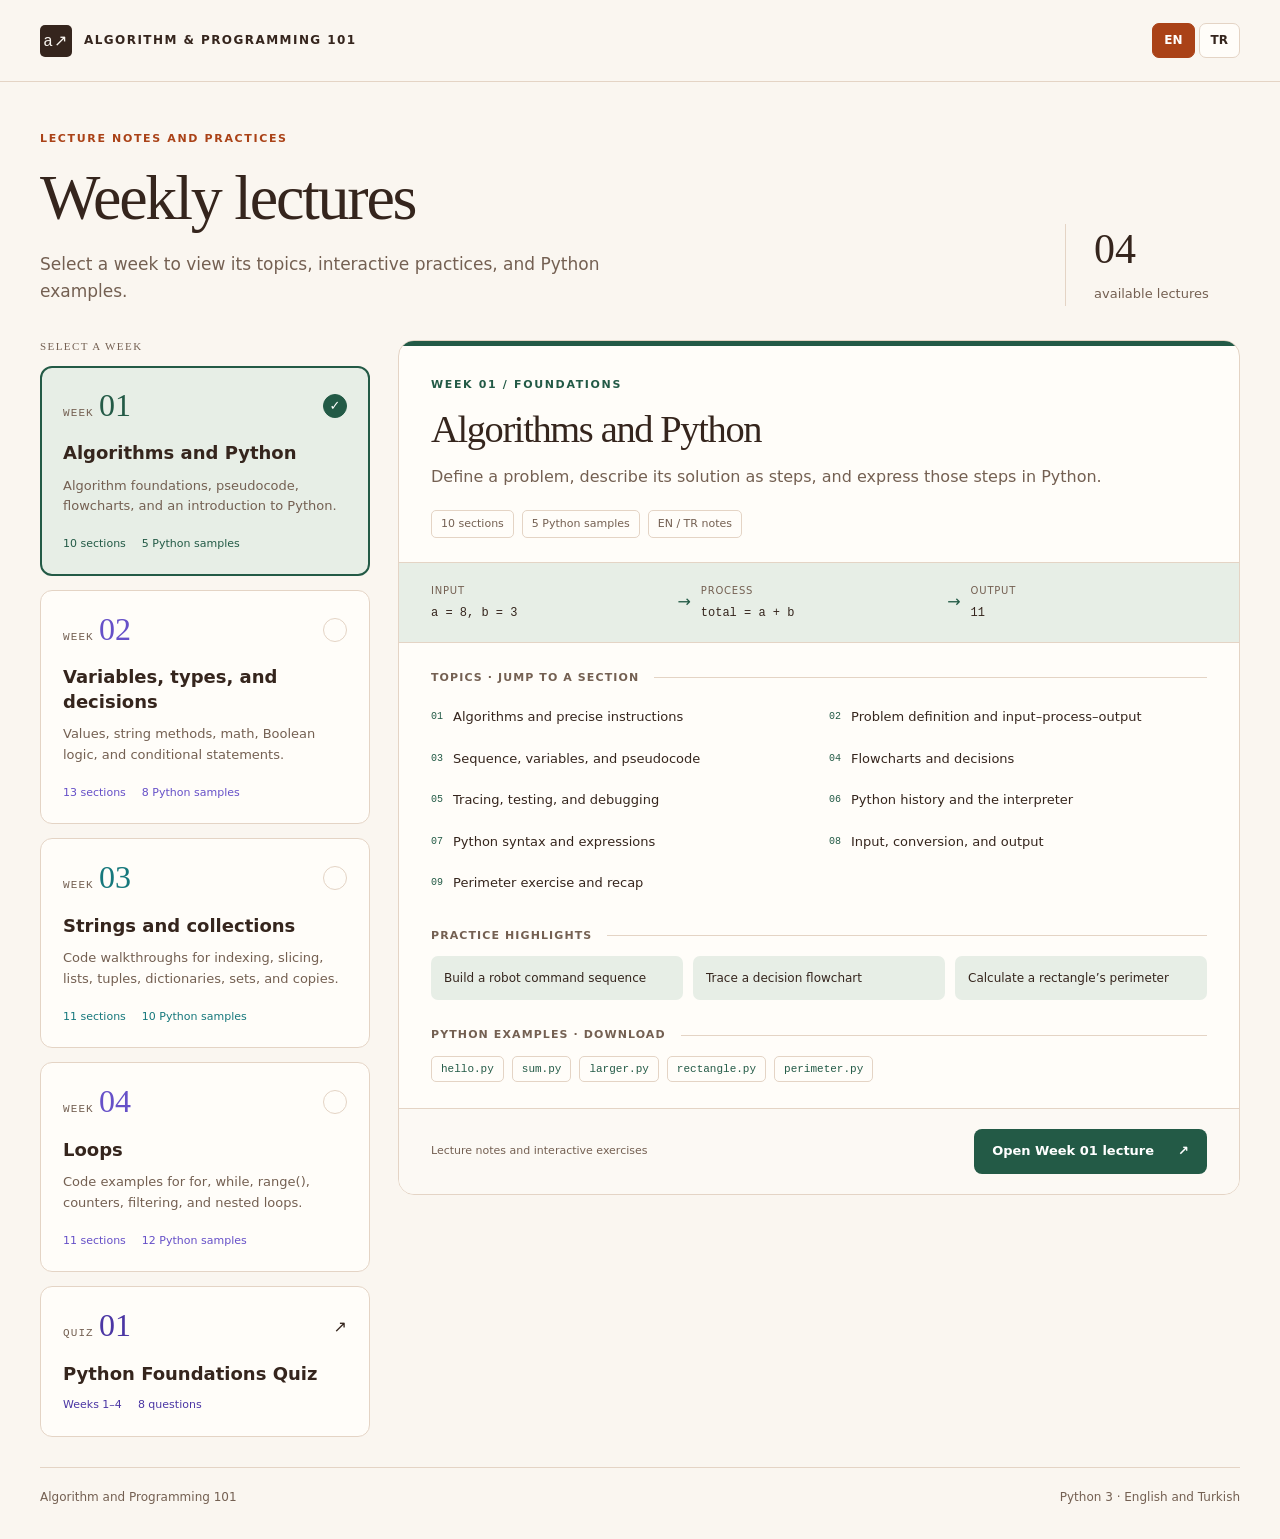
<file: index.html>
<!doctype html>
<html lang="en">
<head>
  <meta charset="utf-8">
  <meta name="viewport" content="width=device-width, initial-scale=1">
  <meta name="description" content="Weekly lecture notes, interactive practices, and Python examples for Algorithm and Programming 101.">
  <title data-tr="Algoritma ve Programlama 101 · Haftalık dersler">Algorithm and Programming 101 · Weekly lectures</title>
  <style>
    :root { --paper:#faf6f0; --card:#fffdf9; --ink:#35251d; --muted:#746052; --accent:#aa4217; --soft:#f7e8d9; --line:#e4d4c5; --mono:ui-monospace,SFMono-Regular,Consolas,monospace; }
    * { box-sizing:border-box; }
    body { margin:0; background:var(--paper); color:var(--ink); font:16px/1.6 system-ui,-apple-system,BlinkMacSystemFont,"Segoe UI",sans-serif; }
    h1,h2,h3,p { margin-top:0; }
    h1,h2 { font-family:Georgia,"Times New Roman",serif; font-weight:400; line-height:1.1; letter-spacing:-.035em; }
    h1 { font-size:clamp(2.8rem,5vw,4.7rem); margin-bottom:18px; }
    h2 { font-size:clamp(2rem,3vw,3rem); margin-bottom:14px; }
    h3 { font-size:1rem; margin-bottom:12px; }
    p { margin-bottom:16px; }
    a { color:var(--accent); text-underline-offset:4px; }
    button { font:inherit; cursor:pointer; }
    button,a { -webkit-tap-highlight-color:transparent; }
    :focus-visible { outline:3px solid #cf651f; outline-offset:4px; }
    .skip { position:fixed; top:-100px; left:16px; z-index:2; background:var(--card); padding:10px 15px; }
    .skip:focus { top:16px; }
    .topbar { display:flex; flex-wrap:wrap; gap:20px; justify-content:space-between; align-items:center; padding:23px max(24px,calc((100vw - 1200px)/2)); border-bottom:1px solid var(--line); }
    .brand { display:flex; align-items:center; gap:12px; font-size:12px; font-weight:700; letter-spacing:.12em; }
    .brand-mark { display:grid; place-items:center; width:32px; height:32px; flex-shrink:0; background:var(--ink); color:var(--paper); font:16px var(--mono); border-radius:5px; }
    .language-switch { display:flex; gap:4px; }
    .language-switch button { padding:7px 11px; border:1px solid var(--line); border-radius:7px; background:var(--card); color:var(--ink); font-size:12px; font-weight:600; }
    .language-switch button[aria-pressed=true] { background:var(--accent); color:white; border-color:var(--accent); }
    .language-switch button:disabled { opacity:.45; cursor:default; }
    main { max-width:1248px; margin:auto; padding:48px 24px 32px; }
    .intro { display:flex; align-items:end; justify-content:space-between; gap:30px; margin-bottom:34px; }
    .eyebrow { color:var(--accent); font-size:11px; font-weight:700; text-transform:uppercase; letter-spacing:.15em; margin-bottom:15px; }
    .intro p:last-child { margin:0; color:var(--muted); max-width:640px; font-size:17px; }
    .course-count { border-left:1px solid var(--line); padding-left:28px; min-width:175px; }
    .course-count strong { display:block; font:42px/1.2 Georgia,serif; margin-bottom:6px; }
    .course-count span { color:var(--muted); font-size:13px; }
    .selector { display:grid; grid-template-columns:330px minmax(0,1fr); gap:28px; align-items:start; }
    .week-list { position:sticky; top:24px; }
    .list-label { font-size:11px; letter-spacing:.13em; text-transform:uppercase; color:var(--muted); margin:0 0 14px; }
    .week-tabs { display:grid; gap:14px; }
    .week-tab { --week-color:#235a46; --week-soft:#e7eee6; width:100%; padding:22px; text-align:left; background:var(--card); border:1px solid var(--line); border-radius:12px; color:var(--ink); }
    .week-tab[data-week="week-04"] { --week-color:#6650c8; --week-soft:#eeebfc; }
    .week-tab[data-week="week-03"] { --week-color:#16787c; --week-soft:#e4f2f1; }
    .week-tab[data-week="week-02"] { --week-color:#6650c8; --week-soft:#eeebfc; }
    .quiz-link { --week-color:#4b36a4; display:block; margin-top:14px; text-decoration:none; }
    .week-tab:hover { border-color:var(--week-color); }
    .week-tab[aria-selected=true] { border:2px solid var(--week-color); padding:21px; background:var(--week-soft); }
    .week-tab:disabled { cursor:default; }
    .week-top { display:flex; align-items:center; justify-content:space-between; margin-bottom:18px; }
    .week-number { color:var(--week-color); font:32px/1 Georgia,serif; }
    .week-label { color:var(--muted); font:11px var(--mono); text-transform:uppercase; letter-spacing:.1em; }
    .selection-mark { width:24px; height:24px; border-radius:50%; display:grid; place-items:center; border:1px solid var(--line); color:transparent; font-size:13px; }
    .week-tab[aria-selected=true] .selection-mark { background:var(--week-color); border-color:var(--week-color); color:white; }
    .week-name { display:block; font-size:18px; line-height:1.35; font-weight:650; margin-bottom:10px; }
    .week-summary { display:block; color:var(--muted); font-size:13px; line-height:1.6; margin-bottom:18px; }
    .week-meta { display:flex; flex-wrap:wrap; gap:8px 16px; font-size:11px; color:var(--week-color); }
    .next-week { margin:22px 0 0; padding:18px 0 0; border-top:1px solid var(--line); font-size:13px; color:var(--muted); }
    .next-week strong { display:block; color:var(--ink); font-size:12px; margin-bottom:5px; }
    .detail-panel { --accent:#235a46; --soft:#e7eee6; border:1px solid var(--line); background:var(--card); border-radius:16px; overflow:hidden; min-width:0; }
    .detail-panel.week-four { --accent:#6650c8; --soft:#eeebfc; }
    .detail-panel.week-three { --accent:#16787c; --soft:#e4f2f1; }
    .detail-panel.week-two { --accent:#6650c8; --soft:#eeebfc; }
    .detail-head { padding:30px 32px 24px; border-top:5px solid var(--accent); }
    .detail-head > p:last-of-type { color:var(--muted); margin-bottom:20px; }
    .detail-meta { display:flex; flex-wrap:wrap; gap:8px; }
    .detail-meta span { font-size:11px; padding:4px 9px; border:1px solid var(--line); border-radius:5px; color:var(--muted); }
    .concept-track { display:flex; gap:10px; align-items:center; padding:20px 32px; background:var(--soft); border-block:1px solid var(--line); }
    .concept-step { min-width:0; flex:1; }
    .concept-step small { display:block; color:var(--muted); font-size:10px; letter-spacing:.08em; text-transform:uppercase; margin-bottom:5px; }
    .concept-step code { display:block; font:12px/1.5 var(--mono); overflow-wrap:anywhere; }
    .concept-arrow { color:var(--accent); }
    .detail-body { padding:26px 32px; }
    .detail-body h3 { display:flex; gap:15px; align-items:center; color:var(--muted); font-size:11px; letter-spacing:.1em; text-transform:uppercase; }
    .detail-body h3::after { content:""; height:1px; background:var(--line); flex:1; }
    .topic-list { display:grid; grid-template-columns:1fr 1fr; gap:4px 20px; list-style:none; padding:0; margin:0 0 25px; counter-reset:topic; }
    .topic-list li { counter-increment:topic; min-width:0; }
    .topic-list a { display:flex; gap:10px; padding:9px 0; font-size:13px; text-decoration:none; line-height:1.5; color:var(--ink); }
    .topic-list a::before { content:counter(topic,decimal-leading-zero); font:10px/1.9 var(--mono); color:var(--accent); flex-shrink:0; }
    .topic-list a:hover { color:var(--accent); text-decoration:underline; }
    .practice-list { display:grid; grid-template-columns:repeat(3,1fr); gap:10px; margin:0 0 26px; padding:0; list-style:none; }
    .practice-list li { padding:13px; background:var(--soft); border-radius:7px; font-size:12px; line-height:1.5; }
    .sample-list { display:flex; flex-wrap:wrap; gap:8px; }
    .sample-list a { padding:6px 9px; border:1px solid var(--line); border-radius:5px; text-decoration:none; font:11px var(--mono); }
    .sample-list a:hover { background:var(--soft); }
    .detail-footer { padding:20px 32px; border-top:1px solid var(--line); background:#fcf9f4; display:flex; flex-wrap:wrap; gap:14px; align-items:center; justify-content:space-between; }
    .detail-footer small { font-size:11px; color:var(--muted); }
    .open-lecture { display:inline-flex; align-items:center; justify-content:space-between; gap:24px; padding:12px 18px; border-radius:8px; background:var(--accent); color:white; text-decoration:none; font-size:13px; font-weight:600; }
    .open-lecture:hover { filter:brightness(.9); }
    .page-footer { margin-top:30px; padding-top:20px; border-top:1px solid var(--line); display:flex; flex-wrap:wrap; justify-content:space-between; gap:8px; color:var(--muted); font-size:12px; }
    .status { position:absolute; width:1px; height:1px; padding:0; margin:-1px; overflow:hidden; clip-path:inset(50%); white-space:nowrap; }
    body.enhanced .detail-panel[hidden] { display:none; }
    body:not(.enhanced) .detail-panel { margin-bottom:24px; }
    @media (max-width:1000px) { .selector { grid-template-columns:280px minmax(0,1fr); gap:20px; } .detail-head,.detail-body { padding-left:24px; padding-right:24px; } .concept-track,.detail-footer { padding-left:24px; padding-right:24px; } .topic-list { grid-template-columns:1fr; } .practice-list { grid-template-columns:1fr; } }
    @media (max-width:760px) { .topbar { padding:18px; } .brand { font-size:10px; max-width:230px; } main { padding:30px 18px 20px; } .intro { align-items:start; flex-direction:column; gap:20px; } .course-count { border-left:0; padding-left:0; display:flex; align-items:center; gap:12px; } .course-count strong { font-size:26px; margin:0; } .selector { grid-template-columns:1fr; } .week-list { position:static; } .week-tabs { grid-template-columns:1fr 1fr; gap:10px; } .week-tab { padding:16px; } .week-tab[aria-selected=true] { padding:15px; } .week-name { font-size:15px; } .week-summary { display:none; } .week-meta { font-size:10px; gap:5px; } .week-number { font-size:26px; } .next-week { margin-top:16px; } .detail-head,.detail-body { padding:22px 20px; } .concept-track { padding:18px 20px; } .detail-footer { padding:18px 20px; } }
    @media (max-width:420px) { .topbar { gap:12px; } .brand { max-width:180px; font-size:9px; } .week-tabs { grid-template-columns:1fr; } .week-top { margin-bottom:12px; } .week-meta { gap:14px; } .concept-track { flex-direction:column; align-items:stretch; gap:8px; } .concept-step { display:flex; align-items:center; gap:14px; } .concept-step small { width:64px; margin:0; } .concept-arrow { margin-left:26px; transform:rotate(90deg); width:16px; } .open-lecture { width:100%; } }
  </style>
</head>
<body>
  <a class="skip" href="#main" data-tr="Haftalara geç">Skip to weeks</a>
  <header class="topbar">
    <div class="brand"><span class="brand-mark" aria-hidden="true">a↗</span><span data-tr="ALGORİTMA VE PROGRAMLAMA 101">ALGORITHM &amp; PROGRAMMING 101</span></div>
    <div class="language-switch" role="group" aria-label="Language / Dil">
      <button type="button" data-language="en" lang="en" aria-label="English" aria-pressed="true" disabled>EN</button>
      <button type="button" data-language="tr" lang="tr" aria-label="Türkçe" aria-pressed="false" disabled>TR</button>
    </div>
  </header>
  <main id="main" tabindex="-1">
    <div class="intro">
      <div>
        <p class="eyebrow" data-tr="Ders notları ve uygulamalar">Lecture notes and practices</p>
        <h1 data-tr="Haftalık dersler">Weekly lectures</h1>
        <p data-tr="Konuları, etkileşimli uygulamaları ve Python örneklerini görmek için bir hafta seçin.">Select a week to view its topics, interactive practices, and Python examples.</p>
      </div>
      <div class="course-count"><strong>04</strong><span data-tr="hazır ders">available lectures</span></div>
    </div>
    <noscript><p>All weeks are listed below. Open a lecture using its link.<br>Tüm haftalar aşağıda listelenmiştir. Bağlantısıyla bir dersi açabilirsiniz.</p></noscript>
    <div class="selector">
      <aside class="week-list" aria-labelledby="week-list-title">
        <h2 class="list-label" id="week-list-title" data-tr="Bir hafta seçin">Select a week</h2>
        <div class="week-tabs" role="tablist" aria-orientation="vertical" aria-labelledby="week-list-title">
          <button class="week-tab" id="tab-week-01" type="button" role="tab" data-week="week-01" aria-controls="week-01" aria-selected="true" tabindex="0" disabled>
            <span class="week-top"><span><span class="week-label" data-tr="Hafta">Week</span> <span class="week-number">01</span></span><span class="selection-mark" aria-hidden="true">✓</span></span>
            <span class="week-name" data-tr="Algoritmalar ve Python">Algorithms and Python</span>
            <span class="week-summary" data-tr="Algoritma temelleri, sözde kod, akış şemaları ve Python’a giriş.">Algorithm foundations, pseudocode, flowcharts, and an introduction to Python.</span>
            <span class="week-meta"><span data-tr="10 bölüm">10 sections</span><span data-tr="5 Python örneği">5 Python samples</span></span>
          </button>
          <button class="week-tab" id="tab-week-02" type="button" role="tab" data-week="week-02" aria-controls="week-02" aria-selected="false" tabindex="-1" disabled>
            <span class="week-top"><span><span class="week-label" data-tr="Hafta">Week</span> <span class="week-number">02</span></span><span class="selection-mark" aria-hidden="true">✓</span></span>
            <span class="week-name" data-tr="Değişkenler, türler ve kararlar">Variables, types, and decisions</span>
            <span class="week-summary" data-tr="Değerler, metin metotları, matematik, Boole mantığı ve koşullu ifadeler.">Values, string methods, math, Boolean logic, and conditional statements.</span>
            <span class="week-meta"><span data-tr="13 bölüm">13 sections</span><span data-tr="8 Python örneği">8 Python samples</span></span>
          </button>
          <button class="week-tab" id="tab-week-03" type="button" role="tab" data-week="week-03" aria-controls="week-03" aria-selected="false" tabindex="-1" disabled>
            <span class="week-top"><span><span class="week-label" data-tr="Hafta">Week</span> <span class="week-number">03</span></span><span class="selection-mark" aria-hidden="true">✓</span></span>
            <span class="week-name" data-tr="Metinler ve koleksiyonlar">Strings and collections</span>
            <span class="week-summary" data-tr="Kod üzerinden indeksleme, dilimleme, listeler, demetler, sözlükler, kümeler ve kopyalar.">Code walkthroughs for indexing, slicing, lists, tuples, dictionaries, sets, and copies.</span>
            <span class="week-meta"><span data-tr="11 bölüm">11 sections</span><span data-tr="10 Python örneği">10 Python samples</span></span>
          </button>
          <button class="week-tab" id="tab-week-04" type="button" role="tab" data-week="week-04" aria-controls="week-04" aria-selected="false" tabindex="-1" disabled>
            <span class="week-top"><span><span class="week-label" data-tr="Hafta">Week</span> <span class="week-number">04</span></span><span class="selection-mark" aria-hidden="true">✓</span></span>
            <span class="week-name" data-tr="Döngüler">Loops</span>
            <span class="week-summary" data-tr="for, while, range(), sayaçlar, filtreleme ve iç içe döngüler için kod örnekleri.">Code examples for for, while, range(), counters, filtering, and nested loops.</span>
            <span class="week-meta"><span data-tr="11 bölüm">11 sections</span><span data-tr="12 Python örneği">12 Python samples</span></span>
          </button>
        </div>
        <a class="week-tab quiz-link" href="quiz-01/index.html">
          <span class="week-top"><span><span class="week-label" data-tr="Kısa Sınav">Quiz</span> <span class="week-number">01</span></span><span aria-hidden="true">↗</span></span>
          <span class="week-name" data-tr="Python Temelleri Kısa Sınavı">Python Foundations Quiz</span>
          <span class="week-meta"><span data-tr="1–4. haftalar">Weeks 1–4</span><span data-tr="8 soru">8 questions</span></span>
        </a>
      </aside>
      <div class="week-details">
        <section class="detail-panel" id="week-01" role="tabpanel" aria-labelledby="tab-week-01" tabindex="0">
          <div class="detail-head">
            <p class="eyebrow" data-tr="Hafta 01 / Temeller">Week 01 / Foundations</p>
            <h2 data-tr="Algoritmalar ve Python">Algorithms and Python</h2>
            <p data-tr="Bir problemi tanımlama, çözümü adımlarla ifade etme ve bu adımları Python’a dönüştürme.">Define a problem, describe its solution as steps, and express those steps in Python.</p>
            <div class="detail-meta"><span data-tr="10 bölüm">10 sections</span><span data-tr="5 Python örneği">5 Python samples</span><span data-tr="EN / TR ders notları">EN / TR notes</span></div>
          </div>
          <div class="concept-track" aria-label="Input, process, output example" data-tr-label="Girdi, işlem ve çıktı örneği">
            <div class="concept-step"><small data-tr="Girdi">Input</small><code>a = 8, b = 3</code></div><span class="concept-arrow" aria-hidden="true">→</span>
            <div class="concept-step"><small data-tr="İşlem">Process</small><code>total = a + b</code></div><span class="concept-arrow" aria-hidden="true">→</span>
            <div class="concept-step"><small data-tr="Çıktı">Output</small><code>11</code></div>
          </div>
          <div class="detail-body">
            <h3 data-tr="Konular · Bölüme doğrudan geçin">Topics · Jump to a section</h3>
            <ol class="topic-list">
              <li><a href="week-01/index.html#algorithms" data-tr="Algoritmalar ve açık yönergeler">Algorithms and precise instructions</a></li>
              <li><a href="week-01/index.html#problems" data-tr="Problem tanımı ve girdi–işlem–çıktı">Problem definition and input–process–output</a></li>
              <li><a href="week-01/index.html#pseudocode" data-tr="Sıralama, değişkenler ve sözde kod">Sequence, variables, and pseudocode</a></li>
              <li><a href="week-01/index.html#flowcharts" data-tr="Akış şemaları ve kararlar">Flowcharts and decisions</a></li>
              <li><a href="week-01/index.html#testing" data-tr="İzleme, test etme ve hata ayıklama">Tracing, testing, and debugging</a></li>
              <li><a href="week-01/index.html#python-story" data-tr="Python’ın tarihçesi ve yorumlayıcı">Python history and the interpreter</a></li>
              <li><a href="week-01/index.html#python-syntax" data-tr="Python sözdizimi ve ifadeler">Python syntax and expressions</a></li>
              <li><a href="week-01/index.html#python-input" data-tr="Girdi, tür dönüşümü ve çıktı">Input, conversion, and output</a></li>
              <li><a href="week-01/index.html#practice" data-tr="Çevre hesabı ve tekrar">Perimeter exercise and recap</a></li>
            </ol>
            <h3 data-tr="Öne çıkan uygulamalar">Practice highlights</h3>
            <ul class="practice-list"><li data-tr="Robota komut dizisi oluşturma">Build a robot command sequence</li><li data-tr="Karar akış şemasını izleme">Trace a decision flowchart</li><li data-tr="Dikdörtgenin çevresini hesaplama">Calculate a rectangle’s perimeter</li></ul>
            <h3 data-tr="Python örnekleri · İndir">Python examples · Download</h3>
            <div class="sample-list">
              <a href="week-01/src/hello.py" download>hello.py</a><a href="week-01/src/sum.py" download>sum.py</a><a href="week-01/src/larger.py" download>larger.py</a><a href="week-01/src/rectangle.py" download>rectangle.py</a><a href="week-01/src/perimeter.py" download>perimeter.py</a>
            </div>
          </div>
          <div class="detail-footer"><small data-tr="Ders notları ve etkileşimli alıştırmalar">Lecture notes and interactive exercises</small><a class="open-lecture" href="week-01/index.html"><span data-tr="Hafta 01 dersini aç">Open Week 01 lecture</span><span aria-hidden="true">↗</span></a></div>
        </section>
        <section class="detail-panel week-two" id="week-02" role="tabpanel" aria-labelledby="tab-week-02" tabindex="0">
          <div class="detail-head">
            <p class="eyebrow" data-tr="Hafta 02 / Değişkenler ve kararlar">Week 02 / Variables and decisions</p>
            <h2 data-tr="Değişkenler, türler ve kararlar">Variables, types, and decisions</h2>
            <p data-tr="Değerleri ve kararları izleme, metin metotlarıyla çalışma ve math modülünü kullanma. Son bölümde koleksiyonlara giriş.">Trace values and decisions, work with string methods, and use the math module. Finish with a preview of collections.</p>
            <div class="detail-meta"><span data-tr="13 bölüm">13 sections</span><span data-tr="8 Python örneği">8 Python samples</span><span data-tr="EN / TR ders notları">EN / TR notes</span></div>
          </div>
          <div class="concept-track" aria-label="Score classification example" data-tr-label="Puan sınıflandırma örneği">
            <div class="concept-step"><small data-tr="Değer">Value</small><code>score = 60</code></div><span class="concept-arrow" aria-hidden="true">→</span>
            <div class="concept-step"><small data-tr="Koşul">Condition</small><code>score &gt;= 60</code></div><span class="concept-arrow" aria-hidden="true">→</span>
            <div class="concept-step"><small data-tr="Çıktı">Output</small><code>"Pass"</code></div>
          </div>
          <div class="detail-body">
            <h3 data-tr="Konular · Bölüme doğrudan geçin">Topics · Jump to a section</h3>
            <ol class="topic-list">
              <li><a href="week-02/index.html#recap" data-tr="Hafta 1 tekrarı ve çıktı tahmini">Week 1 recap and output prediction</a></li>
              <li><a href="week-02/index.html#variables" data-tr="Değişkenler ve yeniden atama">Variables and reassignment</a></li>
              <li><a href="week-02/index.html#types" data-tr="Temel veri türleri">Basic data types</a></li>
              <li><a href="week-02/index.html#input" data-tr="Girdi dönüşümü ve biçimlendirilmiş çıktı">Input conversion and formatted output</a></li>
              <li><a href="week-02/index.html#expressions" data-tr="İfadeler ve operatörler">Expressions and operators</a></li>
              <li><a href="week-02/index.html#logic" data-tr="Karşılaştırmalar ve Boole mantığı">Comparisons and Boolean logic</a></li>
              <li><a href="week-02/index.html#decisions" data-tr="Koşullu ifadeler">Conditional statements</a></li>
              <li><a href="week-02/index.html#combining" data-tr="Bağımsız ve iç içe kararlar">Independent and nested decisions</a></li>
              <li><a href="week-02/index.html#practice" data-tr="Kargo ücreti alıştırması ve tekrar">Shipping-cost exercise and recap</a></li>
              <li><a href="week-02/index.html#strings" data-tr="Metin metotları">String methods</a></li>
              <li><a href="week-02/index.html#math" data-tr="Matematik kütüphanesi">Math library</a></li>
              <li><a href="week-02/index.html#collections" data-tr="Koleksiyonlara giriş">Collections preview</a></li>
            </ol>
            <h3 data-tr="Öne çıkan uygulamalar">Practice highlights</h3>
            <ul class="practice-list"><li data-tr="Atamaları değer tablosunda izleme">Trace assignments in a value table</li><li data-tr="Metin metotlarını ve matematik fonksiyonlarını inceleme">Explore string methods and math functions</li><li data-tr="Üyelik indirimli kargo ücreti">Calculate shipping with a member discount</li></ul>
            <h3 data-tr="Python örnekleri · İndir">Python examples · Download</h3>
            <div class="sample-list">
              <a href="week-02/src/assignment_trace.py" download>assignment_trace.py</a><a href="week-02/src/temperature_converter.py" download>temperature_converter.py</a><a href="week-02/src/even_odd.py" download>even_odd.py</a><a href="week-02/src/grade_classifier.py" download>grade_classifier.py</a><a href="week-02/src/range_check.py" download>range_check.py</a><a href="week-02/src/shipping_cost.py" download>shipping_cost.py</a><a href="week-02/src/string_methods.py" download>string_methods.py</a><a href="week-02/src/math_library.py" download>math_library.py</a>
            </div>
          </div>
          <div class="detail-footer"><small data-tr="Ders notları ve etkileşimli alıştırmalar">Lecture notes and interactive exercises</small><a class="open-lecture" href="week-02/index.html"><span data-tr="Hafta 02 dersini aç">Open Week 02 lecture</span><span aria-hidden="true">↗</span></a></div>
        </section>
        <section class="detail-panel week-three" id="week-03" role="tabpanel" aria-labelledby="tab-week-03" tabindex="0">
          <div class="detail-head">
            <p class="eyebrow" data-tr="Hafta 03 / Metinler ve koleksiyonlar">Week 03 / Strings and collections</p>
            <h2 data-tr="Metinler ve koleksiyonlar">Strings and collections</h2>
            <p data-tr="Kod örneklerini değiştirin, yönergeleri çalıştırın ve değerlerle nesnelerin değişimini izleyin. Döngülerden önce koleksiyonlarla çalışma.">Change code examples, execute statements, and trace values and objects. Work with collections before loops.</p>
            <div class="detail-meta"><span data-tr="11 bölüm">11 sections</span><span data-tr="10 Python örneği">10 Python samples</span><span data-tr="EN / TR ders notları">EN / TR notes</span></div>
          </div>
          <div class="concept-track" aria-label="List copy example" data-tr-label="Liste kopyalama örneği">
            <div class="concept-step"><small data-tr="Liste">List</small><code>scores = [80, 90]</code></div><span class="concept-arrow" aria-hidden="true">→</span>
            <div class="concept-step"><small data-tr="Kopya">Copy</small><code>backup = scores.copy()</code></div><span class="concept-arrow" aria-hidden="true">→</span>
            <div class="concept-step"><small data-tr="Kimlik">Identity</small><code>scores is backup → False</code></div>
          </div>
          <div class="detail-body">
            <h3 data-tr="Konular · Bölüme doğrudan geçin">Topics · Jump to a section</h3>
            <ol class="topic-list">
              <li><a href="week-03/index.html#recap" data-tr="Tek değerden çok değere">From one value to many</a></li>
              <li><a href="week-03/index.html#strings" data-tr="Metin indeksleme ve dilimleme">String indexing and slicing</a></li>
              <li><a href="week-03/index.html#choosing" data-tr="Koleksiyon seçme">Choose a collection</a></li>
              <li><a href="week-03/index.html#lists" data-tr="Listeler ve metotları">Lists and their methods</a></li>
              <li><a href="week-03/index.html#tuples" data-tr="Demetler ve açma">Tuples and unpacking</a></li>
              <li><a href="week-03/index.html#dictionaries" data-tr="Sözlükler ve kayıtlar">Dictionaries and records</a></li>
              <li><a href="week-03/index.html#sets" data-tr="Kümeler ve üyelik">Sets and membership</a></li>
              <li><a href="week-03/index.html#references" data-tr="Referanslar ve kopyalar">References and copies</a></li>
              <li><a href="week-03/index.html#practice" data-tr="Öğrenci profili oluşturma">Build a student profile</a></li>
              <li><a href="week-03/index.html#next" data-tr="Örnekler ve gelecek hafta">Examples and next week</a></li>
            </ol>
            <h3 data-tr="Öne çıkan uygulamalar">Practice highlights</h3>
            <ul class="practice-list"><li data-tr="İndeksleri ve dilimleri görselleştirme">Visualize indexes and slices</li><li data-tr="Liste ve sözlük yönergeleriyle çalışma">Execute list and dictionary statements</li><li data-tr="Paylaşılan nesneleri ve kopyaları izleme">Trace shared objects and copies</li></ul>
            <h3 data-tr="Python örnekleri · İndir">Python examples · Download</h3>
            <div class="sample-list"><a href="week-03/src/collection_basics.py" download>collection_basics.py</a><a href="week-03/src/dictionary_records.py" download>dictionary_records.py</a><a href="week-03/src/list_operations.py" download>list_operations.py</a><a href="week-03/src/references_and_copies.py" download>references_and_copies.py</a><a href="week-03/src/set_operations.py" download>set_operations.py</a><a href="week-03/src/shallow_copy.py" download>shallow_copy.py</a><a href="week-03/src/string_indexing.py" download>string_indexing.py</a><a href="week-03/src/string_slicing.py" download>string_slicing.py</a><a href="week-03/src/student_profile.py" download>student_profile.py</a><a href="week-03/src/tuple_unpacking.py" download>tuple_unpacking.py</a></div>
          </div>
          <div class="detail-footer"><small data-tr="Kod örnekleri ve etkileşimli alıştırmalar">Code examples and interactive exercises</small><a class="open-lecture" href="week-03/index.html"><span data-tr="Hafta 03 dersini aç">Open Week 03 lecture</span><span aria-hidden="true">↗</span></a></div>
        </section>
        <section class="detail-panel week-four" id="week-04" role="tabpanel" aria-labelledby="tab-week-04" tabindex="0">
          <div class="detail-head">
            <p class="eyebrow" data-tr="Hafta 04 / Döngüler">Week 04 / Loops</p>
            <h2 data-tr="Döngüler">Loops</h2>
            <p data-tr="Kod örnekleri, değişken tabloları ve adım adım döngü izleme.">Code examples, variable tables, and step-by-step loop execution.</p>
            <div class="detail-meta"><span data-tr="11 bölüm">11 sections</span><span data-tr="12 Python örneği">12 Python samples</span><span data-tr="EN / TR ders notları">EN / TR notes</span></div>
          </div>
          <div class="concept-track" aria-label="Accumulator example" data-tr-label="Toplam biriktirme örneği">
            <div class="concept-step"><small data-tr="Girdi">Input</small><code>scores = [10, 20, 30]</code></div><span class="concept-arrow" aria-hidden="true">→</span>
            <div class="concept-step"><small data-tr="Döngü">Loop</small><code>total += score</code></div><span class="concept-arrow" aria-hidden="true">→</span>
            <div class="concept-step"><small data-tr="Çıktı">Output</small><code>60</code></div>
          </div>
          <div class="detail-body">
            <h3 data-tr="Konular · Bölüme doğrudan geçin">Topics · Jump to a section</h3>
            <ol class="topic-list">
              <li><a href="week-04/index.html#for" data-tr="Koleksiyonlarda for">for over collections</a></li>
              <li><a href="week-04/index.html#range" data-tr="range()">range()</a></li>
              <li><a href="week-04/index.html#accumulators" data-tr="Sayaçlar ve toplamlar">Counters and totals</a></li>
              <li><a href="week-04/index.html#conditions" data-tr="Döngü içinde koşullar">Conditions inside loops</a></li>
              <li><a href="week-04/index.html#while" data-tr="while döngüleri">while loops</a></li>
              <li><a href="week-04/index.html#control" data-tr="break ve continue">break and continue</a></li>
              <li><a href="week-04/index.html#debugging" data-tr="Döngülerde hata ayıklama">Debugging loops</a></li>
              <li><a href="week-04/index.html#nested" data-tr="İç içe döngüler">Nested loops</a></li>
              <li><a href="week-04/index.html#practice" data-tr="Çözümlü programlar">Worked programs</a></li>
              <li><a href="week-04/index.html#examples" data-tr="Python dosyaları">Python files</a></li>
            </ol>
            <h3 data-tr="Öne çıkan uygulamalar">Practice highlights</h3>
            <ul class="practice-list"><li data-tr="Değişkenleri ve döngü adımlarını izleme">Trace variables and loop steps</li><li data-tr="Hatalı kodu düzeltilmiş kodla karşılaştırma">Compare bugs with corrected code</li><li data-tr="Puan raporu, sepet ve sayı tahmini">Score report, basket, and number guessing</li></ul>
            <h3 data-tr="Python örnekleri · İndir">Python examples · Download</h3>
            <div class="sample-list"><a href="week-04/src/for_collections.py" download>for_collections.py</a><a href="week-04/src/range_examples.py" download>range_examples.py</a><a href="week-04/src/accumulators.py" download>accumulators.py</a><a href="week-04/src/filter_scores.py" download>filter_scores.py</a><a href="week-04/src/while_countdown.py" download>while_countdown.py</a><a href="week-04/src/sentinel_input.py" download>sentinel_input.py</a><a href="week-04/src/loop_control.py" download>loop_control.py</a><a href="week-04/src/debug_loops.py" download>debug_loops.py</a><a href="week-04/src/nested_loops.py" download>nested_loops.py</a><a href="week-04/src/score_report.py" download>score_report.py</a><a href="week-04/src/shopping_basket.py" download>shopping_basket.py</a><a href="week-04/src/number_guessing.py" download>number_guessing.py</a></div>
          </div>
          <div class="detail-footer"><small data-tr="Kod örnekleri ve etkileşimli alıştırmalar">Code examples and interactive exercises</small><a class="open-lecture" href="week-04/index.html"><span data-tr="Hafta 04 dersini aç">Open Week 04 lecture</span><span aria-hidden="true">↗</span></a></div>
        </section>
      </div>
    </div>
    <p class="status" id="selection-status" role="status"></p>
    <footer class="page-footer"><span data-tr="Algoritma ve Programlama 101">Algorithm and Programming 101</span><span data-tr="Python 3 · İngilizce ve Türkçe">Python 3 · English and Turkish</span></footer>
  </main>
  <script>
    "use strict";
    const weekTabs = [...document.querySelectorAll("[data-week]")];
    const panels = [...document.querySelectorAll('[role="tabpanel"]')];
    const languageButtons = [...document.querySelectorAll("[data-language]")];
    const localizedText = [...document.querySelectorAll("[data-tr]")].map((element) => ({ element, english:element.textContent }));
    const localizedLabels = [...document.querySelectorAll("[data-tr-label]")].map((element) => ({ element, english:element.getAttribute("aria-label") }));
    const pairedTabs = window.matchMedia("(min-width:421px) and (max-width:760px)");
    function updateTabOrientation() {
      document.querySelector('[role="tablist"]').setAttribute("aria-orientation", pairedTabs.matches ? "horizontal" : "vertical");
    }
    pairedTabs.addEventListener("change", updateTabOrientation);
    updateTabOrientation();
    let language = "en";
    let selectedWeek = "week-01";

    function announceSelection() {
      const tab = weekTabs.find((item) => item.dataset.week === selectedWeek);
      document.getElementById("selection-status").textContent = (language === "tr" ? "Seçilen ders: " : "Selected lecture: ") + tab.querySelector(".week-name").textContent;
    }
    function selectWeek(id, updateUrl = false) {
      selectedWeek = panels.some((panel) => panel.id === id) ? id : "week-01";
      weekTabs.forEach((tab) => {
        const selected = tab.dataset.week === selectedWeek;
        tab.setAttribute("aria-selected", String(selected));
        tab.tabIndex = selected ? 0 : -1;
      });
      panels.forEach((panel) => panel.hidden = panel.id !== selectedWeek);
      announceSelection();
      try { localStorage.setItem("algorithm101-selected-week", selectedWeek); } catch { /* Selection also works without storage. */ }
      if (updateUrl) {
        try { history.replaceState(null, "", "#" + selectedWeek); } catch { /* URL persistence is optional. */ }
      }
    }
    function setLanguage(value) {
      language = value === "tr" ? "tr" : "en";
      document.documentElement.lang = language;
      localizedText.forEach(({ element, english }) => element.textContent = language === "tr" ? element.dataset.tr : english);
      localizedLabels.forEach(({ element, english }) => element.setAttribute("aria-label", language === "tr" ? element.dataset.trLabel : english));
      languageButtons.forEach((button) => button.setAttribute("aria-pressed", String(button.dataset.language === language)));
      document.querySelector('meta[name="description"]').content = language === "tr" ? "Algoritma ve Programlama 101 için haftalık ders notları, etkileşimli uygulamalar ve Python örnekleri." : "Weekly lecture notes, interactive practices, and Python examples for Algorithm and Programming 101.";
      announceSelection();
      try { localStorage.setItem("algorithm101-language", language); } catch { /* Language controls work without storage. */ }
    }
    document.querySelector(".skip").addEventListener("click", (event) => {
      event.preventDefault();
      const main = document.getElementById("main");
      main.focus();
      main.scrollIntoView({ block:"start" });
    });
    weekTabs.forEach((tab, index) => {
      tab.addEventListener("click", () => selectWeek(tab.dataset.week, true));
      tab.addEventListener("keydown", (event) => {
        let next;
        if (event.key === "ArrowDown" || event.key === "ArrowRight") next = (index + 1) % weekTabs.length;
        if (event.key === "ArrowUp" || event.key === "ArrowLeft") next = (index + weekTabs.length - 1) % weekTabs.length;
        if (event.key === "Home") next = 0;
        if (event.key === "End") next = weekTabs.length - 1;
        if (next === undefined) return;
        event.preventDefault();
        selectWeek(weekTabs[next].dataset.week, true);
        weekTabs[next].focus();
      });
      tab.disabled = false;
    });
    languageButtons.forEach((button) => {
      button.addEventListener("click", () => setLanguage(button.dataset.language));
      button.disabled = false;
    });
    let savedWeek = "week-01", savedLanguage = "en";
    try {
      savedWeek = localStorage.getItem("algorithm101-selected-week") || savedWeek;
      savedLanguage = localStorage.getItem("algorithm101-language") || savedLanguage;
    } catch { /* Use defaults when storage is unavailable. */ }
    document.body.classList.add("enhanced");
    selectWeek(location.hash.slice(1) || savedWeek);
    setLanguage(savedLanguage);
    window.addEventListener("hashchange", () => selectWeek(location.hash.slice(1)));
  </script>
</body>
</html>
</file>
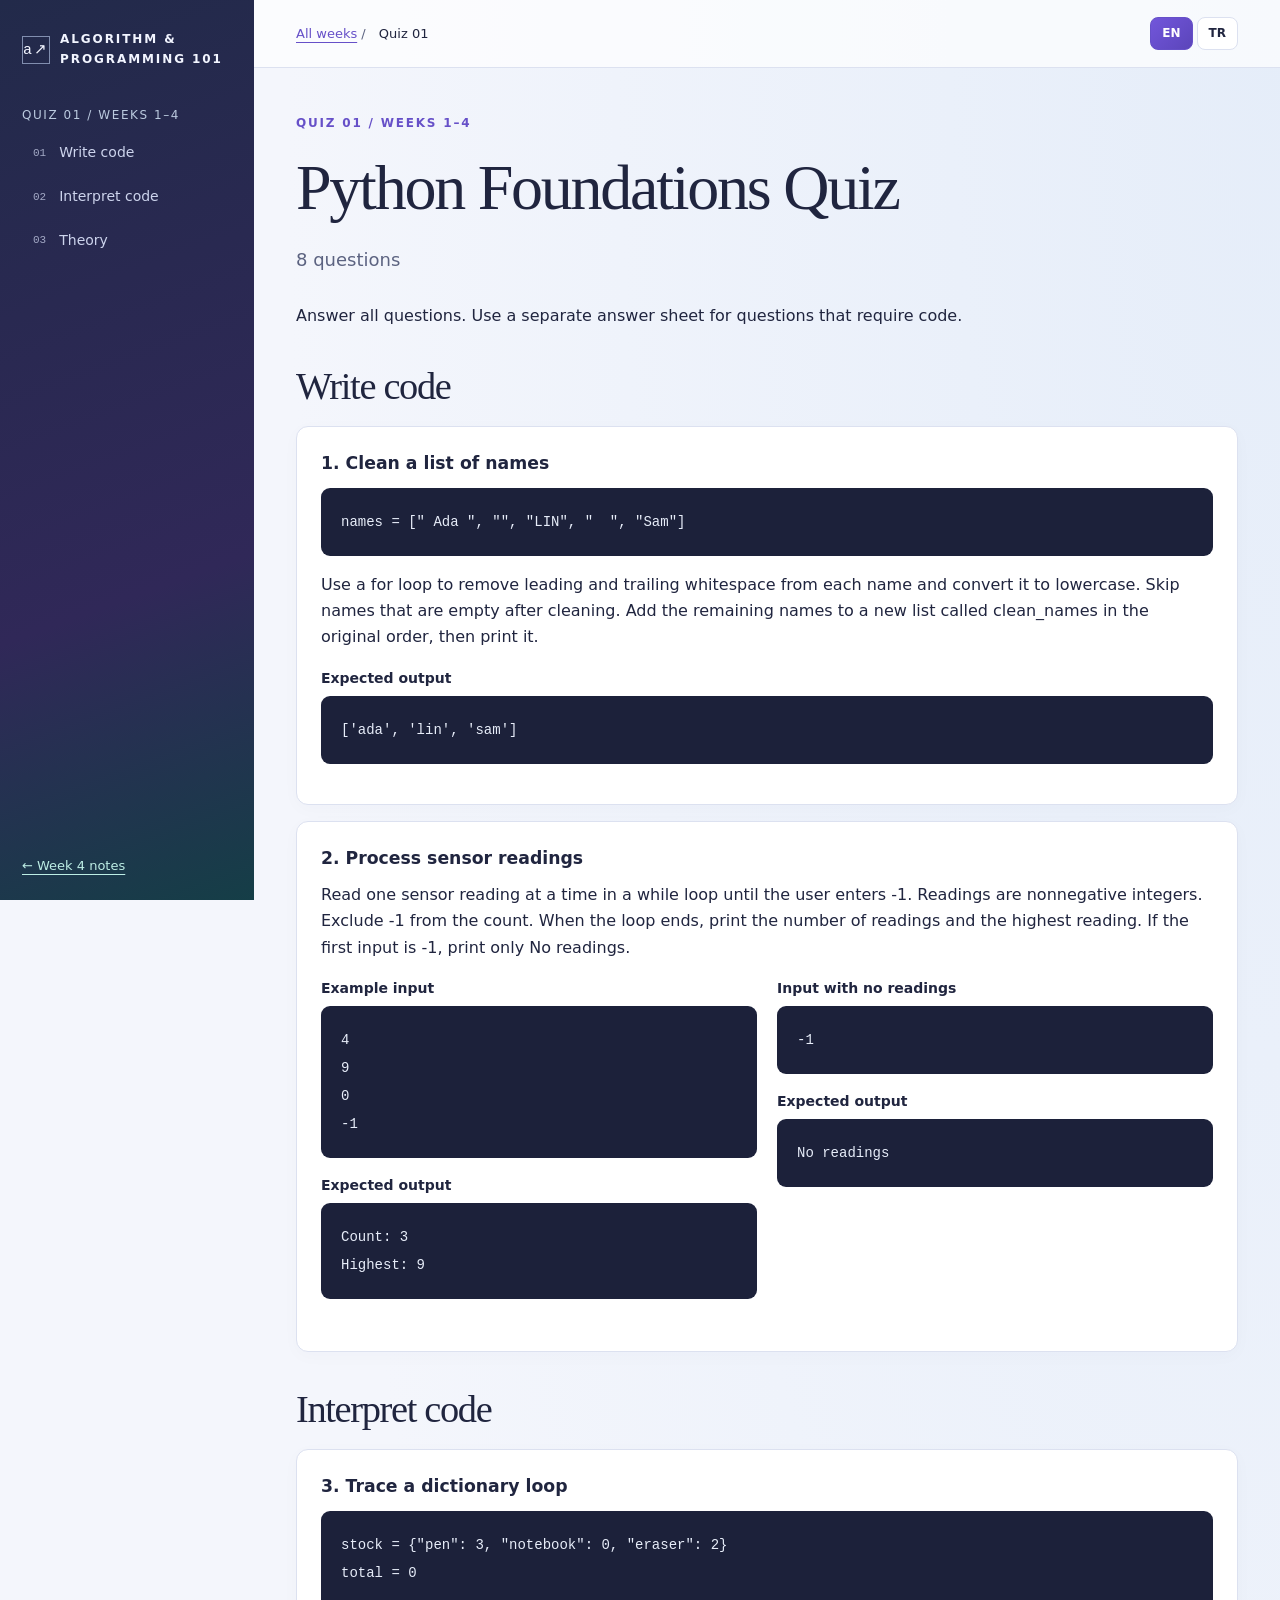
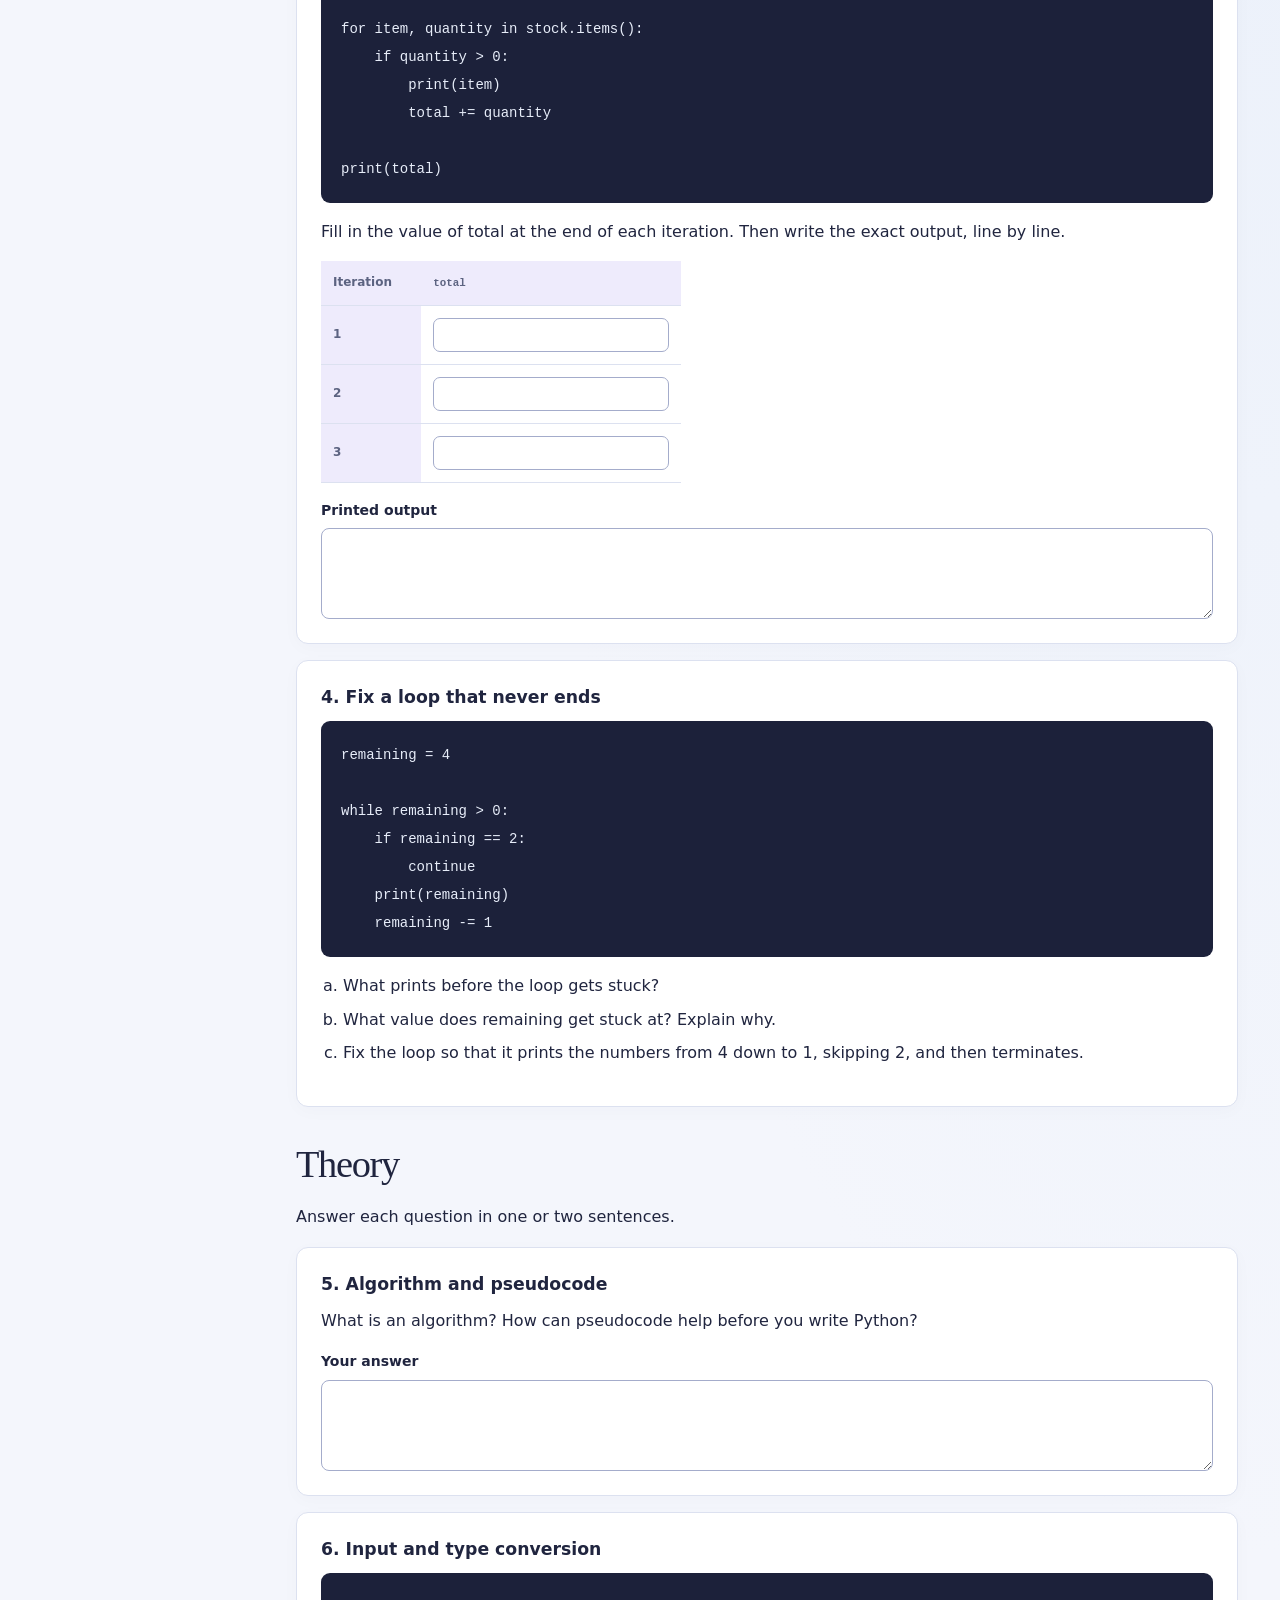
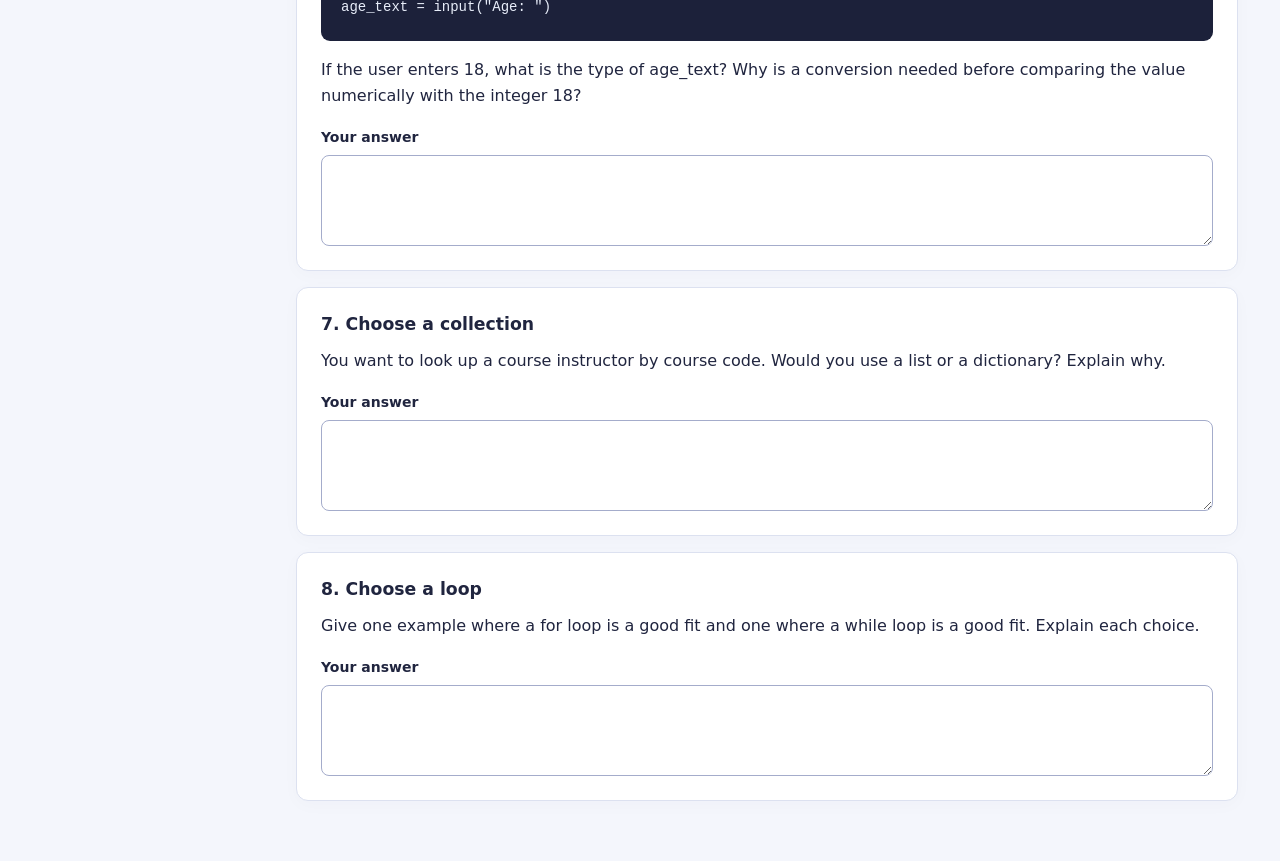
<file: quiz-01/index.html>
<!doctype html>
<html lang="en">
<head>
  <meta charset="utf-8">
  <meta name="viewport" content="width=device-width, initial-scale=1">
  <title data-tr="Kısa Sınav 01 · Python Temelleri">Quiz 01 · Python Foundations</title>
  <link rel="stylesheet" href="../week-04/styles.css">
  <style>
    .quiz-section { margin:36px 0; scroll-margin-top:18px; }
    .quiz-section h2 { font-size:clamp(1.8rem,3vw,2.7rem); }
    .question { margin-bottom:16px; }
    .question h4 { margin:0 0 6px; font-size:14px; }
    .question pre { margin-bottom:16px; }
    .answer { display:grid; gap:6px; margin-top:16px; font-size:14px; }
    .answer textarea { width:100%; resize:vertical; padding:10px 12px; border:1px solid #a4accb; border-radius:8px; color:var(--ink); background:var(--card); font:inherit; font-weight:400; }
    .answer .output-answer { font-family:var(--mono); }
    .trace-answer { max-width:360px; margin:16px 0; }
    .trace-answer input[type=text] { width:100%; font:14px var(--mono); }
    .question .grid-2 { margin-bottom:12px; }
    @media print {
      @page { margin:15mm; }
      body { background:#fff; color:#000; font-size:11pt; }
      .sidebar,.topbar,.skip { display:none; }
      .workspace { margin:0; }
      main { padding:0; }
      h1 { font-size:26pt; }
      .quiz-section { margin:20px 0; }
      .quiz-section h2 { font-size:19pt; break-after:avoid; }
      .question { break-inside:avoid; box-shadow:none; padding:14px; }
      .question .grid-2 { grid-template-columns:1fr 1fr; }
      .question pre { color:#000; background:#fff; border:1px solid #ccc; white-space:pre-wrap; }
      .answer textarea { resize:none; }
    }
  </style>
</head>
<body>
  <a class="skip" href="#main" data-tr="Sınava geç">Skip to quiz</a>
  <aside class="sidebar">
    <div class="brand"><span class="brand-mark" aria-hidden="true">a↗</span><span data-tr="ALGORİTMA VE PROGRAMLAMA 101">ALGORITHM &amp; PROGRAMMING 101</span></div>
    <p class="week-tag" data-tr="Kısa Sınav 01 / 1–4. Haftalar">Quiz 01 / Weeks 1–4</p>
    <nav class="nav" aria-label="Quiz sections" data-tr-label="Sınav bölümleri">
      <a href="#writing"><span class="nav-num">01</span><span data-tr="Kod yazma">Write code</span></a>
      <a href="#interpretation"><span class="nav-num">02</span><span data-tr="Kod yorumlama">Interpret code</span></a>
      <a href="#theory"><span class="nav-num">03</span><span data-tr="Kuramsal sorular">Theory</span></a>
    </nav>
    <a class="week-link" href="../week-04/index.html#examples" data-tr="← 4. Hafta ders notları">← Week 4 notes</a>
  </aside>

  <div class="workspace">
    <header class="topbar">
      <div class="breadcrumb"><a href="../index.html#week-04" data-tr="Tüm haftalar">All weeks</a> / <span data-tr="Kısa Sınav 01">Quiz 01</span></div>
      <div class="language-switch" role="group" aria-label="Language / Dil">
        <button type="button" data-language="en" lang="en" aria-label="English" aria-pressed="true" disabled>EN</button>
        <button type="button" data-language="tr" lang="tr" aria-label="Türkçe" aria-pressed="false" disabled>TR</button>
      </div>
    </header>

    <main id="main" tabindex="-1">
      <p class="eyebrow" data-tr="Kısa Sınav 01 / 1–4. Haftalar">Quiz 01 / Weeks 1–4</p>
      <h1 data-tr="Python Temelleri Kısa Sınavı">Python Foundations Quiz</h1>
      <p class="lead" data-tr="8 soru">8 questions</p>
      <p data-tr="Tüm soruları yanıtlayın. Kod gerektiren soruların yanıtlarını ayrı bir kâğıda yazın.">Answer all questions. Use a separate answer sheet for questions that require code.</p>

      <section class="quiz-section" id="writing" aria-labelledby="writing-title">
        <h2 id="writing-title" data-tr="Kod yazma">Write code</h2>

        <article class="card question" aria-labelledby="q1-title">
          <h3 id="q1-title" data-tr="1. Ad listesini temizleme">1. Clean a list of names</h3>
          <pre><code>names = [" Ada ", "", "LIN", "  ", "Sam"]</code></pre>
          <p data-tr="Bir for döngüsü kullanarak her adın başındaki ve sonundaki boşlukları silin ve adı küçük harfe dönüştürün. Temizlendikten sonra boş kalan adları atlayın. Kalan adları aynı sırayla clean_names adlı yeni bir listeye ekleyin ve bu listeyi yazdırın.">Use a for loop to remove leading and trailing whitespace from each name and convert it to lowercase. Skip names that are empty after cleaning. Add the remaining names to a new list called clean_names in the original order, then print it.</p>
          <h4 data-tr="Beklenen çıktı">Expected output</h4>
          <pre><code>['ada', 'lin', 'sam']</code></pre>
        </article>

        <article class="card question" aria-labelledby="q2-title">
          <h3 id="q2-title" data-tr="2. Sensör ölçümlerini işleme">2. Process sensor readings</h3>
          <p data-tr="Bir while döngüsüyle kullanıcı -1 girene kadar ölçümleri birer birer okuyun. Ölçümler negatif olmayan tam sayılardır. -1 değerini ölçüm olarak saymayın. Döngü bittiğinde ölçüm sayısını ve en yüksek ölçümü yazdırın. İlk girdi -1 ise yalnızca No readings yazdırın.">Read one sensor reading at a time in a while loop until the user enters -1. Readings are nonnegative integers. Exclude -1 from the count. When the loop ends, print the number of readings and the highest reading. If the first input is -1, print only No readings.</p>
          <div class="grid-2">
            <div>
              <h4 data-tr="Örnek girdi">Example input</h4>
              <pre><code>4
9
0
-1</code></pre>
              <h4 data-tr="Beklenen çıktı">Expected output</h4>
              <pre><code>Count: 3
Highest: 9</code></pre>
            </div>
            <div>
              <h4 data-tr="Ölçüm yoksa girdi">Input with no readings</h4>
              <pre><code>-1</code></pre>
              <h4 data-tr="Beklenen çıktı">Expected output</h4>
              <pre><code>No readings</code></pre>
            </div>
          </div>
        </article>
      </section>

      <section class="quiz-section" id="interpretation" aria-labelledby="interpretation-title">
        <h2 id="interpretation-title" data-tr="Kod yorumlama">Interpret code</h2>

        <article class="card question" aria-labelledby="q3-title">
          <h3 id="q3-title" data-tr="3. Sözlük döngüsünü izleme">3. Trace a dictionary loop</h3>
          <pre><code>stock = {"pen": 3, "notebook": 0, "eraser": 2}
total = 0

for item, quantity in stock.items():
    if quantity &gt; 0:
        print(item)
        total += quantity

print(total)</code></pre>
          <p data-tr="Her yineleme sonunda total değişkeninin değerini tabloya yazın. Ardından programın ekran çıktısını satır satır yazın.">Fill in the value of total at the end of each iteration. Then write the exact output, line by line.</p>
          <table class="trace-answer">
            <thead><tr><th scope="col" data-tr="Yineleme">Iteration</th><th scope="col"><code>total</code></th></tr></thead>
            <tbody>
              <tr><th scope="row">1</th><td><input type="text" inputmode="numeric" aria-label="total after iteration 1" data-tr-label="1. yinelemeden sonra total"></td></tr>
              <tr><th scope="row">2</th><td><input type="text" inputmode="numeric" aria-label="total after iteration 2" data-tr-label="2. yinelemeden sonra total"></td></tr>
              <tr><th scope="row">3</th><td><input type="text" inputmode="numeric" aria-label="total after iteration 3" data-tr-label="3. yinelemeden sonra total"></td></tr>
            </tbody>
          </table>
          <label class="answer" for="q3-answer"><span data-tr="Ekran çıktısı">Printed output</span><textarea id="q3-answer" class="output-answer" rows="3" spellcheck="false" autocapitalize="off"></textarea></label>
        </article>

        <article class="card question" aria-labelledby="q4-title">
          <h3 id="q4-title" data-tr="4. Bitmeyen döngüyü düzeltme">4. Fix a loop that never ends</h3>
          <pre><code>remaining = 4

while remaining &gt; 0:
    if remaining == 2:
        continue
    print(remaining)
    remaining -= 1</code></pre>
          <ol class="compact" type="a">
            <li data-tr="Döngü takılana kadar ekrana ne yazdırılır?">What prints before the loop gets stuck?</li>
            <li data-tr="remaining hangi değerde kalır? Nedenini açıklayın.">What value does remaining get stuck at? Explain why.</li>
            <li data-tr="Döngüyü, 2 hariç 4’ten 1’e kadar sayıları azalan sırayla yazdırıp sona erecek şekilde düzeltin.">Fix the loop so that it prints the numbers from 4 down to 1, skipping 2, and then terminates.</li>
          </ol>
        </article>
      </section>

      <section class="quiz-section" id="theory" aria-labelledby="theory-title">
        <h2 id="theory-title" data-tr="Kuramsal sorular">Theory</h2>
        <p data-tr="Her soruyu bir veya iki cümleyle yanıtlayın.">Answer each question in one or two sentences.</p>

        <article class="card question" aria-labelledby="q5-title">
          <h3 id="q5-title" data-tr="5. Algoritma ve sözde kod">5. Algorithm and pseudocode</h3>
          <p data-tr="Algoritma nedir? Python kodunu yazmadan önce sözde kod kullanmak ne işe yarar?">What is an algorithm? How can pseudocode help before you write Python?</p>
          <label class="answer" for="q5-answer"><span data-tr="Yanıtınız">Your answer</span><textarea id="q5-answer" rows="3"></textarea></label>
        </article>

        <article class="card question" aria-labelledby="q6-title">
          <h3 id="q6-title" data-tr="6. Girdi ve tür dönüşümü">6. Input and type conversion</h3>
          <pre><code>age_text = input("Age: ")</code></pre>
          <p data-tr="Kullanıcı 18 girerse age_text değişkeninin türü ne olur? Değeri 18 tam sayısıyla sayısal olarak karşılaştırmadan önce neden tür dönüşümü gerekir?">If the user enters 18, what is the type of age_text? Why is a conversion needed before comparing the value numerically with the integer 18?</p>
          <label class="answer" for="q6-answer"><span data-tr="Yanıtınız">Your answer</span><textarea id="q6-answer" rows="3"></textarea></label>
        </article>

        <article class="card question" aria-labelledby="q7-title">
          <h3 id="q7-title" data-tr="7. Koleksiyon seçimi">7. Choose a collection</h3>
          <p data-tr="Ders kodunu kullanarak o dersin öğretim elemanını bulmak istiyorsunuz. Liste mi, sözlük mü kullanırdınız? Nedenini açıklayın.">You want to look up a course instructor by course code. Would you use a list or a dictionary? Explain why.</p>
          <label class="answer" for="q7-answer"><span data-tr="Yanıtınız">Your answer</span><textarea id="q7-answer" rows="3"></textarea></label>
        </article>

        <article class="card question" aria-labelledby="q8-title">
          <h3 id="q8-title" data-tr="8. Döngü seçimi">8. Choose a loop</h3>
          <p data-tr="for döngüsünün uygun olduğu bir durum ve while döngüsünün uygun olduğu başka bir durum örneği verin. Her birinde seçtiğiniz döngünün neden uygun olduğunu açıklayın.">Give one example where a for loop is a good fit and one where a while loop is a good fit. Explain each choice.</p>
          <label class="answer" for="q8-answer"><span data-tr="Yanıtınız">Your answer</span><textarea id="q8-answer" rows="3"></textarea></label>
        </article>
      </section>
    </main>
  </div>

  <script>
    "use strict";
    const languageButtons = [...document.querySelectorAll("[data-language]")];
    const text = [...document.querySelectorAll("[data-tr]")].map(element => ({ element, english: element.textContent }));
    const labels = [...document.querySelectorAll("[data-tr-label]")].map(element => ({ element, english: element.getAttribute("aria-label") }));

    function setLanguage(value) {
      const language = value === "tr" ? "tr" : "en";
      document.documentElement.lang = language;
      for (const { element, english } of text) {
        element.textContent = language === "tr" ? element.dataset.tr : english;
      }
      for (const { element, english } of labels) {
        element.setAttribute("aria-label", language === "tr" ? element.dataset.trLabel : english);
      }
      for (const button of languageButtons) {
        button.setAttribute("aria-pressed", String(button.dataset.language === language));
      }
      try { localStorage.setItem("algorithm101-language", language); } catch { /* Storage is optional. */ }
    }

    for (const button of languageButtons) {
      button.addEventListener("click", () => setLanguage(button.dataset.language));
      button.disabled = false;
    }
    let savedLanguage = "en";
    try { savedLanguage = localStorage.getItem("algorithm101-language"); } catch { /* Use English by default. */ }
    setLanguage(savedLanguage);
  </script>
</body>
</html>
</file>
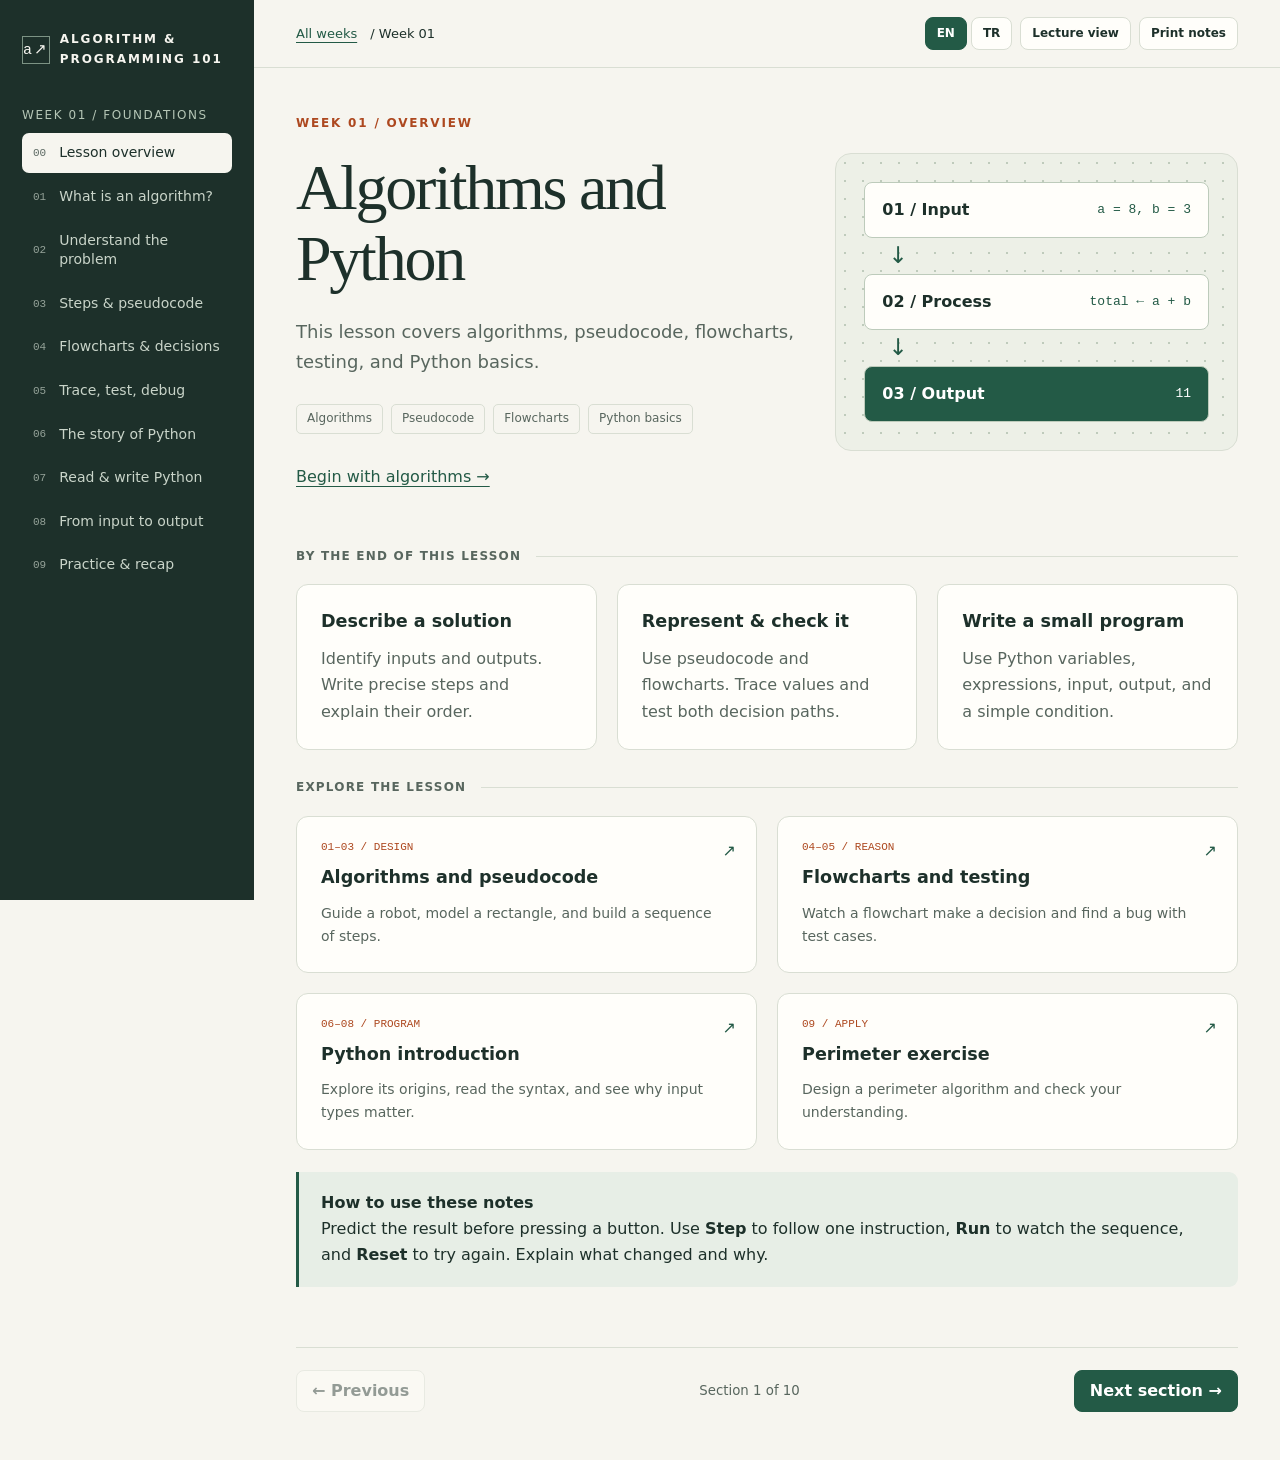
<file: week-01/index.html>
<!doctype html>
<html lang="en">
<head>
  <meta charset="utf-8">
  <meta name="viewport" content="width=device-width, initial-scale=1">
  <meta name="description" content="Week 1 lecture notes and interactive practices: algorithms, pseudocode, flowcharts, and an introduction to Python." data-i18n-content>
  <title data-i18n>Week 01 · Algorithms &amp; Python</title>
  <style>
    :root { --paper:#f6f5ef; --card:#fffefa; --ink:#1d302a; --muted:#58665e; --green:#235a46; --soft:#e7eee6; --line:#d9ded3; --orange:#ad481f; --warm:#faebdd; --error:#a42b2b; --code:#1d302a; --mono:ui-monospace,SFMono-Regular,Consolas,monospace; }
    * { box-sizing:border-box; }
    html { scroll-behavior:auto; }
    body { margin:0; color:var(--ink); background:var(--paper); font:16px/1.65 system-ui,-apple-system,BlinkMacSystemFont,"Segoe UI",sans-serif; }
    h1,h2,h3,p { margin-top:0; }
    h1,h2 { font-family:Georgia,"Times New Roman",serif; font-weight:400; letter-spacing:-.035em; line-height:1.12; }
    h1 { font-size:clamp(2.5rem,5vw,4.8rem); margin-bottom:22px; }
    h2 { font-size:clamp(2rem,4vw,3.5rem); margin-bottom:18px; }
    h3 { font-size:1.1rem; line-height:1.4; margin-bottom:12px; }
    p { margin-bottom:16px; }
    a { color:var(--green); text-underline-offset:4px; }
    button,input,select { font:inherit; }
    button,a,input,select,summary { -webkit-tap-highlight-color:transparent; }
    button { cursor:pointer; border:1px solid var(--line); border-radius:8px; background:var(--card); color:var(--ink); padding:9px 15px; line-height:1.4; font-weight:600; }
    button:hover { background:var(--soft); border-color:#8b9e8e; }
    button.primary { background:var(--green); color:#fff; border-color:var(--green); }
    button.primary:hover { background:#174531; }
    button:disabled { opacity:.45; cursor:default; }
    :focus-visible { outline:3px solid var(--orange); outline-offset:4px; }
    input:not([type=radio]):not([type=checkbox]),select { max-width:100%; border:1px solid #a4b1a4; background:var(--card); color:var(--ink); border-radius:7px; padding:8px 10px; }
    input[type=number] { width:100px; }
    input[type=range] { width:100%; accent-color:var(--green); padding:0; border:0; }
    input[type=radio] { accent-color:var(--green); width:18px; height:18px; flex-shrink:0; }
    label { font-weight:600; }
    .skip { position:fixed; top:-100px; left:16px; z-index:100; padding:10px 15px; background:var(--card); }
    .skip:focus { top:16px; }
    .sidebar { position:fixed; inset:0 auto 0 0; width:254px; padding:30px 22px 24px; background:var(--ink); color:#f6f5ef; display:flex; flex-direction:column; overflow:auto; }
    .brand { font-size:12px; letter-spacing:.16em; font-weight:700; display:flex; align-items:center; gap:10px; }
    .brand-mark { width:28px; height:28px; border:1px solid #7c9384; display:grid; place-items:center; font:15px var(--mono); }
    .week-tag { margin:36px 0 8px; color:#b5c6b6; font-size:12px; letter-spacing:.13em; text-transform:uppercase; }
    .nav { display:grid; gap:4px; }
    .nav a { display:flex; gap:13px; align-items:center; padding:10px 11px; color:#c9d4c9; text-decoration:none; font-size:14px; border-radius:7px; line-height:1.4; }
    .nav a:hover { background:#2c4238; color:#fff; }
    .nav a[aria-current=page] { background:#f6f5ef; color:var(--ink); }
    .nav-num { font:11px var(--mono); opacity:.7; }
    .workspace { margin-left:254px; }
    .topbar { padding:17px 42px; border-bottom:1px solid var(--line); display:flex; flex-wrap:wrap; align-items:center; justify-content:space-between; gap:16px; }
    .breadcrumb { color:var(--muted); font-size:13px; }
    .breadcrumb span { color:var(--ink); margin-left:9px; }
    .toolbar { display:flex; flex-wrap:wrap; gap:8px; max-width:100%; }
    .toolbar button { font-size:12px; padding:7px 11px; }
    .language-switch { display:flex; align-items:center; gap:4px; }
    main { max-width:1280px; margin:0 auto; padding:46px 42px 24px; }
    .lesson { margin-bottom:60px; scroll-margin-top:30px; }
    body.enhanced .lesson:not(.active) { display:none; }
    .eyebrow { color:var(--orange); font-size:12px; font-weight:700; letter-spacing:.15em; text-transform:uppercase; margin-bottom:18px; }
    .lead { color:var(--muted); font-size:18px; max-width:750px; margin-bottom:28px; }
    .tags { display:flex; flex-wrap:wrap; gap:8px; margin-bottom:30px; }
    .tag { padding:4px 10px; border:1px solid var(--line); border-radius:5px; font-size:12px; color:var(--muted); }
    .hero { display:grid; grid-template-columns:1.25fr 1fr; gap:36px; align-items:center; padding-bottom:28px; }
    .hero-visual { min-height:285px; border:1px solid var(--line); border-radius:16px; background-color:#edf0e7; background-image:radial-gradient(#bfcbbc 1px,transparent 1px); background-size:18px 18px; padding:28px; display:flex; flex-direction:column; justify-content:center; }
    .hero-step { background:var(--card); border:1px solid #bdcbbb; border-radius:8px; padding:14px 17px; display:flex; justify-content:space-between; align-items:center; gap:10px; }
    .hero-step code { color:var(--green); font-size:13px; }
    .hero-arrow { margin:4px 24px; color:var(--green); font-size:23px; line-height:1.2; }
    .hero-step:last-child { background:var(--green); color:#fff; }
    .hero-step:last-child code { color:#fff; }
    .section-label { display:flex; align-items:center; gap:15px; margin:28px 0 18px; font-size:12px; font-weight:700; letter-spacing:.1em; text-transform:uppercase; color:var(--muted); }
    .section-label::after { content:""; height:1px; background:var(--line); flex:1; }
    .grid-2,.grid-3 { display:grid; gap:20px; }
    .grid-2 > *,.grid-3 > * { min-width:0; }
    .grid-2 { grid-template-columns:1fr 1fr; }
    .grid-3 { grid-template-columns:repeat(3,1fr); }
    .card { background:var(--card); border:1px solid var(--line); border-radius:12px; padding:24px; min-width:0; }
    .card p:last-child { margin-bottom:0; }
    .route-card { display:block; color:var(--ink); text-decoration:none; position:relative; padding-right:44px; }
    .route-card:hover { border-color:var(--green); background:var(--soft); }
    .route-card::after { content:"↗"; position:absolute; right:20px; top:21px; color:var(--green); }
    .route-card small { display:block; font:11px var(--mono); color:var(--orange); margin-bottom:12px; }
    .route-card p { font-size:14px; color:var(--muted); }
    .callout { padding:18px 22px; border-left:3px solid var(--green); background:var(--soft); border-radius:0 9px 9px 0; margin:22px 0; }
    .callout.warm { background:var(--warm); border-color:var(--orange); }
    .callout p:last-child { margin-bottom:0; }
    .muted,.help { color:var(--muted); }
    .help { font-size:13px; margin:10px 0 0; }
    .compact { padding-left:22px; margin:12px 0 0; }
    .compact li { margin-bottom:7px; }
    .activity { border:1px solid var(--line); border-radius:14px; background:var(--card); overflow:hidden; margin-top:26px; }
    .activity-head { padding:18px 24px; border-bottom:1px solid var(--line); display:flex; flex-wrap:wrap; align-items:center; justify-content:space-between; gap:12px; }
    .activity-head h3 { margin:0; }
    .activity-tag { color:var(--orange); font:11px var(--mono); text-transform:uppercase; letter-spacing:.08em; white-space:nowrap; }
    .activity-body { padding:24px; }
    .controls { display:flex; flex-wrap:wrap; gap:10px; align-items:center; margin:18px 0; }
    .fields { display:flex; flex-wrap:wrap; gap:18px; align-items:end; margin-bottom:20px; }
    .field { display:flex; flex-direction:column; gap:6px; font-size:14px; min-width:0; max-width:100%; }
    .feedback { border-radius:7px; background:var(--soft); padding:12px 15px; font-size:14px; margin-top:16px; min-height:47px; }
    .feedback.error { background:#f9e7e2; color:var(--error); }
    .feedback.success { color:#1b5336; background:#e6f0e3; }
    details { border-top:1px solid var(--line); padding:15px 0 0; margin-top:20px; }
    summary { cursor:pointer; font-weight:600; color:var(--green); }
    details > :not(summary) { margin-top:14px; }
    code { font-family:var(--mono); font-size:.9em; }
    p code,li code,td code { background:var(--soft); padding:2px 5px; border-radius:4px; }
    pre { margin:0; padding:20px; background:var(--code); color:#ecf1e7; border-radius:9px; line-height:1.75; overflow:auto; tab-size:4; }
    pre code { font-size:14px; }
    .code-lines { margin:0; list-style:none; padding:12px 0; counter-reset:line; font:14px/1.8 var(--mono); background:var(--code); color:#e8eee5; border-radius:9px; overflow:auto; }
    .code-lines li { counter-increment:line; padding:7px 18px 7px 12px; white-space:pre; border-left:3px solid transparent; }
    .code-lines li::before { content:counter(line); display:inline-block; width:28px; color:#aebfb0; font-size:11px; }
    .code-lines li.current { background:#335644; border-left-color:#e4bb80; }
    .memory { display:grid; grid-template-columns:repeat(3,1fr); gap:10px; margin:18px 0; }
    .memory div { background:var(--soft); padding:12px 14px; border-radius:7px; }
    .memory small { display:block; color:var(--muted); font:12px var(--mono); }
    .memory strong { font:24px var(--mono); display:block; margin-top:8px; }
    .output { border:1px dashed #98ad9b; border-radius:8px; padding:14px 17px; margin-top:15px; }
    .output small { display:block; font-size:11px; letter-spacing:.1em; text-transform:uppercase; color:var(--muted); margin-bottom:8px; }
    .output code { white-space:pre-wrap; overflow-wrap:anywhere; }
    .robot-grid { display:grid; grid-template-columns:repeat(5,1fr); gap:5px; max-width:350px; margin:auto; }
    .robot-cell { aspect-ratio:1; display:grid; place-items:center; position:relative; border:1px solid var(--line); border-radius:7px; background:#f4f5ef; color:var(--muted); font-size:12px; }
    .robot-cell.wall { background:#d5dcd1; color:#56635b; }
    .robot-cell.goal { background:var(--warm); color:var(--orange); border-color:#d6b798; }
    .robot-cell.visited { background:var(--soft); }
    .robot-cell.robot { background:var(--green); color:#fff; border-color:var(--green); }
    .robot-token { font:22px var(--mono); }
    .legend { display:flex; flex-wrap:wrap; gap:16px; color:var(--muted); font-size:12px; margin:16px 0 0; }
    .legend i { display:inline-block; height:10px; width:10px; border-radius:2px; background:#d5dcd1; margin-right:5px; }
    .legend i.goal-key { background:#efd2ae; }
    .queue { display:flex; gap:6px; flex-wrap:wrap; min-height:58px; align-items:center; border:1px dashed #a8b7a7; border-radius:8px; padding:10px; }
    .queue button { font:14px var(--mono); padding:7px 10px; }
    .queue button.current { background:var(--green); color:#fff; }
    .queue .help { margin:0; }
    .rectangle-stage { height:230px; background:#edf0e7; border-radius:9px; display:grid; place-items:center; padding:24px; }
    .rectangle { display:grid; place-items:center; border:2px solid var(--green); background:#dbe8d6; min-width:20px; min-height:20px; position:relative; }
    .rectangle .area-value { background:var(--card); border-radius:4px; padding:2px 7px; font:14px var(--mono); }
    .ipo { display:grid; grid-template-columns:1fr auto 1fr auto 1fr; gap:12px; align-items:center; margin:20px 0; }
    .ipo > div { padding:16px; background:var(--soft); border-radius:8px; }
    .ipo strong { display:block; margin-bottom:7px; }
    .ipo small { color:var(--muted); }
    .sort-list { list-style:none; padding:0; margin:15px 0; display:grid; gap:8px; }
    .sort-list li { display:flex; gap:10px; align-items:center; border:1px solid var(--line); padding:9px 12px; border-radius:7px; }
    .sort-list code { flex:1; }
    .sort-list button { padding:4px 10px; }
    .sort-num { font:12px var(--mono); color:var(--muted); width:20px; }
    .symbols { display:grid; grid-template-columns:repeat(4,1fr); gap:12px; }
    .symbol { background:var(--card); border:1px solid var(--line); border-radius:8px; padding:16px 10px; text-align:center; }
    .symbol svg { width:90px; height:42px; display:block; margin:0 auto 10px; fill:var(--soft); stroke:var(--green); stroke-width:1.5; }
    .symbol strong { display:block; font-size:13px; }
    .symbol small { color:var(--muted); font-size:12px; }
    .flowchart { width:100%; max-width:480px; display:block; margin:auto; }
    .flowchart .node { fill:#f4f5ef; stroke:#a3b4a4; stroke-width:1.5; }
    .flowchart text { fill:var(--ink); font:14px system-ui,sans-serif; text-anchor:middle; dominant-baseline:middle; }
    .flowchart .edge { fill:none; stroke:#8b9e8e; stroke-width:1.7; }
    .flowchart .node.active { fill:#dbe9d6; stroke:var(--green); stroke-width:2.5; }
    .flowchart .edge.active { stroke:var(--green); stroke-width:3; }
    .flowchart .branch-label { font-size:12px; fill:var(--muted); }
    .table-wrap { overflow:auto; }
    table { border-collapse:collapse; width:100%; font-size:14px; text-align:left; }
    th { color:var(--muted); font-size:12px; font-weight:600; background:var(--soft); }
    th,td { padding:12px; border-bottom:1px solid var(--line); }
    .pass { color:#24633e; font-weight:600; }
    .fail { color:var(--error); font-weight:600; }
    .timeline { display:flex; gap:12px; margin-bottom:18px; }
    .timeline button { flex:1; text-align:left; padding:16px; }
    .timeline button strong { display:block; font:25px Georgia,serif; margin-bottom:8px; }
    .timeline button span { font-size:13px; }
    button[aria-pressed=true],.tab[aria-selected=true] { background:var(--green); color:#fff; border-color:var(--green); }
    .timeline-note { min-height:150px; }
    .tabs { display:flex; gap:7px; flex-wrap:wrap; margin-bottom:20px; }
    .tab { font-size:13px; }
    .syntax-note { min-height:100px; margin-top:18px; }
    .choice-buttons { display:flex; gap:10px; flex-wrap:wrap; margin:15px 0; }
    .quiz-question { border:0; border-top:1px solid var(--line); padding:20px 0; margin:0; }
    .quiz-question legend { font-weight:600; padding:0 0 10px; }
    .quiz-question label { display:flex; align-items:start; gap:10px; padding:8px 10px; border-radius:7px; font-size:14px; font-weight:400; }
    .quiz-question label:hover { background:var(--soft); }
    .quiz-answer { font-size:14px; padding:10px 13px; margin-top:10px; background:var(--soft); border-radius:6px; }
    .sample-links { display:grid; gap:10px; margin:18px 0; }
    .sample-links a { display:flex; justify-content:space-between; gap:15px; padding:12px 15px; border:1px solid var(--line); border-radius:7px; font-size:14px; text-decoration:none; }
    .sample-links a:hover { background:var(--soft); }
    .sample-links small { color:var(--muted); }
    .lesson-footer { padding:22px 0; border-top:1px solid var(--line); display:flex; align-items:center; justify-content:space-between; gap:12px; }
    .lesson-footer small { color:var(--muted); }
    .references { font-size:13px; color:var(--muted); margin-top:28px; }
    .print-only { display:none; }
    body.lecture-view { font-size:18px; }
    body.lecture-view .lead { font-size:21px; }
    body.lecture-view pre code,body.lecture-view .code-lines { font-size:17px; }
    body.lecture-view #branch-flow text { font-size:20px; }
    body.lecture-view .help,body.lecture-view table { font-size:16px; }
    [hidden] { display:none !important; }
    @media (min-width:1500px) { main { padding-top:65px; } }
    @media (max-width:1100px) { .sidebar { width:225px; padding:25px 16px; } .workspace { margin-left:225px; } main { padding:32px 26px; } .topbar { padding:16px 26px; } .hero { grid-template-columns:1fr; gap:15px; } .hero-visual { min-height:230px; } .grid-3 { grid-template-columns:1fr; } .ipo { grid-template-columns:1fr; } .ipo > span { text-align:center; transform:rotate(90deg); } }
    @media (max-width:760px) { .sidebar { position:static; width:auto; padding:18px; } .brand { font-size:11px; } .week-tag { margin:20px 0 5px; } .nav { display:flex; overflow:auto; padding-bottom:7px; } .nav a { flex-shrink:0; padding:9px 11px; } .workspace { margin-left:0; } main { padding:27px 18px 12px; } .topbar { padding:12px 18px; flex-wrap:wrap; } .grid-2 { grid-template-columns:1fr; } .card,.activity-body { padding:18px; } .activity-head { padding:15px 18px; } .symbols { grid-template-columns:1fr 1fr; } .timeline { flex-direction:column; } .timeline button { display:flex; gap:20px; align-items:center; } .timeline button strong { margin:0; } .lesson-footer small { display:none; } .memory strong { font-size:20px; } .hero { padding-bottom:10px; } .lead { font-size:17px; } }
    @media (max-width:760px) { #branch-flow text { font-size:22px; } #branch-flow .branch-label { font-size:19px; } }
    @media print { body { background:white; font-size:11pt; } .sidebar,.topbar,.lesson-footer,.controls,button,.skip,.activity-tag { display:none !important; } .workspace { margin:0; } main { padding:0; max-width:none; } body.enhanced .lesson:not(.active),.lesson { display:block !important; page-break-before:always; } .lesson:first-child { page-break-before:auto; } .card,.activity { break-inside:avoid; } .grid-2,.grid-3,.hero { display:block; } h1,h2 { font-size:28pt; } .hero-visual { display:none; } .code-lines,pre { background:#eee; color:#111; } .code-lines li::before { color:#555; } .references a { color:#111; } .timeline { display:none; } body.enhanced #timeline-note,body.enhanced #syntax-panel { display:none; } body.enhanced .print-only { display:block; } .print-only .card { margin-bottom:16px; } }
    @media (prefers-reduced-motion:no-preference) { button,.route-card { transition:background .15s,border-color .15s; } }
  </style>
</head>
<body>
  <a class="skip" href="#main" data-i18n>Skip to lesson</a>
  <aside class="sidebar" aria-label="Course navigation" data-i18n-aria-label>
    <div class="brand" data-i18n><span class="brand-mark" aria-hidden="true">a↗</span> ALGORITHM &amp; PROGRAMMING 101</div>
    <p class="week-tag" data-i18n>Week 01 / Foundations</p>
    <nav class="nav" aria-label="Lesson sections" data-i18n-aria-label>
      <a href="#overview" aria-current="page" data-i18n><span class="nav-num">00</span> Lesson overview</a>
      <a href="#algorithms" data-i18n><span class="nav-num">01</span> What is an algorithm?</a>
      <a href="#problems" data-i18n><span class="nav-num">02</span> Understand the problem</a>
      <a href="#pseudocode" data-i18n><span class="nav-num">03</span> Steps &amp; pseudocode</a>
      <a href="#flowcharts" data-i18n><span class="nav-num">04</span> Flowcharts &amp; decisions</a>
      <a href="#testing" data-i18n><span class="nav-num">05</span> Trace, test, debug</a>
      <a href="#python-story" data-i18n><span class="nav-num">06</span> The story of Python</a>
      <a href="#python-syntax" data-i18n><span class="nav-num">07</span> Read &amp; write Python</a>
      <a href="#python-input" data-i18n><span class="nav-num">08</span> From input to output</a>
      <a href="#practice" data-i18n><span class="nav-num">09</span> Practice &amp; recap</a>
    </nav>
  </aside>
  <div class="workspace">
    <header class="topbar">
      <div class="breadcrumb" data-i18n><a href="../index.html">All weeks</a> <span>/ Week 01</span></div>
      <div class="toolbar"><div class="language-switch" role="group" aria-label="Language / Dil"><button type="button" data-language="en" lang="en" aria-label="English" aria-pressed="true" disabled>EN</button><button type="button" data-language="tr" lang="tr" aria-label="Türkçe" aria-pressed="false" disabled>TR</button></div><button id="lecture-view" type="button" aria-pressed="false" data-i18n>Lecture view</button><button id="print-notes" type="button" data-i18n>Print notes</button></div>
    </header>
    <main id="main" tabindex="-1">
      <noscript><div class="callout warm">The notes are readable without JavaScript. Enable JavaScript to use the interactive practices.</div></noscript>

      <section class="lesson active" id="overview" aria-labelledby="overview-title">
        <div class="hero">
          <div>
            <p class="eyebrow" data-i18n>Week 01 / Overview</p>
            <h1 id="overview-title" tabindex="-1" data-i18n>Algorithms and Python</h1>
            <p class="lead" data-i18n>This lesson covers algorithms, pseudocode, flowcharts, testing, and Python basics.</p>
            <div class="tags"><span class="tag" data-i18n>Algorithms</span><span class="tag" data-i18n>Pseudocode</span><span class="tag" data-i18n>Flowcharts</span><span class="tag" data-i18n>Python basics</span></div>
            <a href="#algorithms" data-i18n>Begin with algorithms →</a>
          </div>
          <div class="hero-visual" aria-label="An example: inputs 8 and 3, add the values, output 11" data-i18n-aria-label>
            <div class="hero-step"><strong data-i18n>01 / Input</strong><code>a = 8, b = 3</code></div>
            <div class="hero-arrow" aria-hidden="true">↓</div>
            <div class="hero-step"><strong data-i18n>02 / Process</strong><code>total ← a + b</code></div>
            <div class="hero-arrow" aria-hidden="true">↓</div>
            <div class="hero-step"><strong data-i18n>03 / Output</strong><code>11</code></div>
          </div>
        </div>
        <div class="section-label" data-i18n>By the end of this lesson</div>
        <div class="grid-3">
          <div class="card"><h3 data-i18n>Describe a solution</h3><p class="muted" data-i18n>Identify inputs and outputs. Write precise steps and explain their order.</p></div>
          <div class="card"><h3 data-i18n>Represent &amp; check it</h3><p class="muted" data-i18n>Use pseudocode and flowcharts. Trace values and test both decision paths.</p></div>
          <div class="card"><h3 data-i18n>Write a small program</h3><p class="muted" data-i18n>Use Python variables, expressions, input, output, and a simple condition.</p></div>
        </div>
        <div class="section-label" data-i18n>Explore the lesson</div>
        <div class="grid-2">
          <a class="card route-card" href="#algorithms"><small data-i18n>01–03 / DESIGN</small><h3 data-i18n>Algorithms and pseudocode</h3><p data-i18n>Guide a robot, model a rectangle, and build a sequence of steps.</p></a>
          <a class="card route-card" href="#flowcharts"><small data-i18n>04–05 / REASON</small><h3 data-i18n>Flowcharts and testing</h3><p data-i18n>Watch a flowchart make a decision and find a bug with test cases.</p></a>
          <a class="card route-card" href="#python-story"><small data-i18n>06–08 / PROGRAM</small><h3 data-i18n>Python introduction</h3><p data-i18n>Explore its origins, read the syntax, and see why input types matter.</p></a>
          <a class="card route-card" href="#practice"><small data-i18n>09 / APPLY</small><h3 data-i18n>Perimeter exercise</h3><p data-i18n>Design a perimeter algorithm and check your understanding.</p></a>
        </div>
        <div class="callout"><strong data-i18n>How to use these notes</strong><p data-i18n>Predict the result before pressing a button. Use <strong>Step</strong> to follow one instruction, <strong>Run</strong> to watch the sequence, and <strong>Reset</strong> to try again. Explain what changed and why.</p></div>
      </section>

      <section class="lesson" id="algorithms" aria-labelledby="algorithms-title">
        <p class="eyebrow" data-i18n>01 / Algorithms</p>
        <h2 id="algorithms-title" tabindex="-1" data-i18n>What is an algorithm?</h2>
        <p class="lead" data-i18n>An algorithm is a precise sequence of steps for solving a problem. For the problems in this lesson, it must finish and produce the intended result for valid inputs.</p>
        <div class="grid-3">
          <div class="card"><h3 data-i18n>Precise</h3><p data-i18n>Each instruction has a clear meaning. “Move one cell east” can be executed; “go somewhere near the goal” needs clarification.</p></div>
          <div class="card"><h3 data-i18n>Ordered &amp; finite</h3><p data-i18n>The order matters, and the process must stop. A finite description alone does not guarantee that its execution will finish.</p></div>
          <div class="card"><h3 data-i18n>Correct</h3><p data-i18n>The steps must meet the problem’s requirements for every allowed input. Finishing with the wrong result is still a failure.</p></div>
        </div>
        <div class="callout"><strong data-i18n>Algorithm and program</strong><p data-i18n>The algorithm describes the solution. A program expresses those steps in a language a computer can execute. One algorithm can be implemented in many languages.</p></div>
        <div class="activity">
          <div class="activity-head"><h3 data-i18n>Practice / Give the robot a plan</h3><span class="activity-tag" data-i18n>Sequence + precision</span></div>
          <div class="activity-body grid-2">
            <div>
              <p data-i18n>Move from <strong>S</strong> at the bottom left to <strong>G</strong> at the top right. Each command moves exactly one cell in a fixed compass direction. Walls and the grid boundary block movement.</p>
              <div class="robot-grid" id="robot-grid" role="img" aria-label="Robot grid" data-i18n-aria-label></div>
              <div class="legend"><span data-i18n><i></i>Wall</span><span data-i18n><i class="goal-key"></i>Goal</span><span data-i18n>S = start · R = robot</span></div>
            </div>
            <div>
              <h3 data-i18n>Build your command sequence</h3>
              <div class="controls" id="robot-commands" aria-label="Add a command" data-i18n-aria-label><button type="button" data-command="N" data-i18n>↑ North</button><button type="button" data-command="E" data-i18n>→ East</button><button type="button" data-command="S" data-i18n>↓ South</button><button type="button" data-command="W" data-i18n>← West</button></div>
              <div class="queue" id="robot-queue" aria-label="Command sequence" data-i18n-aria-label></div>
              <p class="help" data-i18n>Click a queued command to remove it. Editing the plan returns the robot to its start. Up to 30 commands.</p>
              <div class="controls"><button type="button" class="primary" id="robot-step" data-i18n>Step</button><button type="button" id="robot-run" data-i18n>Run</button><button type="button" id="robot-reset" data-i18n>Reset robot</button><button type="button" id="robot-clear" data-i18n>Clear plan</button></div>
              <div class="feedback" id="robot-feedback" role="status" data-i18n>Add commands, then predict where the robot will finish.</div>
              <details><summary data-i18n>Reveal one possible solution</summary><p data-i18n>East four times, then North four times: <code>E E E E N N N N</code>. It reaches the goal in eight moves.</p><p data-i18n>Discuss: can another correct sequence solve the same problem?</p></details>
            </div>
          </div>
        </div>
        <details><summary data-i18n>Pause for discussion</summary><p data-i18n>If a robot reaches the goal and then moves away, did the plan meet the requirement to <em>finish</em> at the goal? How would you state that requirement more precisely?</p></details>
      </section>

      <section class="lesson" id="problems" aria-labelledby="problems-title">
        <p class="eyebrow" data-i18n>02 / Problem definition</p>
        <h2 id="problems-title" tabindex="-1" data-i18n>Understand the problem first.</h2>
        <p class="lead" data-i18n>Identify what you know, what you need to produce, and which inputs are allowed. A clear problem statement gives you something to check your solution against.</p>
        <div class="card"><h3 data-i18n>Our problem: calculate a rectangle’s area</h3><p data-i18n>Given a positive width and height measured in centimetres, calculate the area in square centimetres. In this practice, both dimensions are whole numbers from 1 to 12.</p>
          <div class="ipo"><div><strong data-i18n>Input</strong><small data-i18n>width, height · cm</small></div><span aria-hidden="true">→</span><div><strong data-i18n>Process</strong><small data-i18n>area ← width × height</small></div><span aria-hidden="true">→</span><div><strong data-i18n>Output</strong><small data-i18n>area · cm²</small></div></div>
        </div>
        <div class="activity">
          <div class="activity-head"><h3 data-i18n>Practice / Change the inputs</h3><span class="activity-tag" data-i18n>Input → process → output</span></div>
          <div class="activity-body grid-2">
            <div>
              <label for="area-width"><span data-i18n>Width:</span> <span id="area-width-label">6</span> cm</label><input id="area-width" type="range" min="1" max="12" value="6">
              <label for="area-height"><span data-i18n>Height:</span> <span id="area-height-label">4</span> cm</label><input id="area-height" type="range" min="1" max="12" value="4">
              <div class="output" aria-live="polite"><small data-i18n>Calculation</small><code id="area-formula">6 × 4 = 24 cm²</code></div>
              <p class="help" data-i18n>Predict: if you double only the width, what happens to the area?</p>
            </div>
            <div><div class="rectangle-stage"><div class="rectangle" id="area-rectangle"><span class="area-value" id="area-value">24 cm²</span></div></div><p class="help" data-i18n>The rectangle scales with its dimensions. Its area is measured in square units.</p></div>
          </div>
        </div>
        <div class="activity">
          <div class="activity-head"><h3 data-i18n>Practice / Classify each part</h3><span class="activity-tag" data-i18n>Check understanding</span></div>
          <div class="activity-body">
            <div class="fields"><label class="field" for="ipo-width"><span data-i18n>The width and height</span><select id="ipo-width"><option value="" data-i18n>Choose…</option><option value="Input" data-i18n>Input</option><option value="Process" data-i18n>Process</option><option value="Output" data-i18n>Output</option></select></label><label class="field" for="ipo-multiply"><span data-i18n>Multiplying the dimensions</span><select id="ipo-multiply"><option value="" data-i18n>Choose…</option><option value="Input" data-i18n>Input</option><option value="Process" data-i18n>Process</option><option value="Output" data-i18n>Output</option></select></label><label class="field" for="ipo-area"><span data-i18n>The calculated area</span><select id="ipo-area"><option value="" data-i18n>Choose…</option><option value="Input" data-i18n>Input</option><option value="Process" data-i18n>Process</option><option value="Output" data-i18n>Output</option></select></label></div>
            <button type="button" class="primary" id="ipo-check" data-i18n>Check classification</button><div class="feedback" id="ipo-feedback" role="status" data-i18n>Which information enters the algorithm, and which result leaves it?</div>
          </div>
        </div>
        <div class="callout warm"><strong data-i18n>Assumptions are part of the problem.</strong><p data-i18n>A negative rectangle width is outside this task’s valid inputs. We state that restriction before designing the solution. Later, we can add input validation to enforce it.</p></div>
      </section>

      <section class="lesson" id="pseudocode" aria-labelledby="pseudocode-title">
        <p class="eyebrow" data-i18n>03 / Pseudocode</p>
        <h2 id="pseudocode-title" tabindex="-1" data-i18n>Sequence, variables &amp; pseudocode.</h2>
        <p class="lead" data-i18n>Pseudocode is a readable description of an algorithm. It has no single universal syntax; we will use a small, consistent notation throughout the course.</p>
        <div class="grid-2">
          <div class="card"><h3 data-i18n>Our notation</h3><ul class="compact"><li data-i18n><code>INPUT</code> receives a value.</li><li data-i18n><code>OUTPUT</code> displays a result.</li><li data-i18n><code>←</code> assigns a value to a variable.</li><li data-i18n><code>IF / ELSE / END IF</code> describes a decision.</li></ul></div>
          <div class="card"><h3 data-i18n>What is a variable?</h3><p data-i18n>A variable is a name associated with a value. In these examples, a memory table shows the current value for each name.</p><p data-i18n><code>total ← a + b</code> means: evaluate the expression on the right, then associate the result with <code>total</code>.</p></div>
        </div>
        <div class="activity">
          <div class="activity-head"><h3 data-i18n>Practice / Trace the sum of two numbers</h3><span class="activity-tag" data-i18n>One instruction at a time</span></div>
          <div class="activity-body">
            <div class="fields"><label class="field" for="sum-a"><span data-i18n>Input a</span><input type="number" id="sum-a" value="8" min="-999" max="999" step="1"></label><label class="field" for="sum-b"><span data-i18n>Input b</span><input type="number" id="sum-b" value="3" min="-999" max="999" step="1"></label><span class="help" data-i18n>Use whole numbers from −999 to 999. Changing an input resets the trace.</span></div>
            <div class="grid-2"><div><ol class="code-lines" id="sum-code"><li>INPUT a</li><li>INPUT b</li><li>total ← a + b</li><li>OUTPUT total</li></ol><div class="controls"><button type="button" class="primary" id="sum-step" data-i18n>Step</button><button type="button" id="sum-run" data-i18n>Run</button><button type="button" id="sum-reset" data-i18n>Reset</button></div></div>
              <div><h3 data-i18n>Current variable values</h3><div class="memory"><div><small>a</small><strong id="sum-var-a">—</strong></div><div><small>b</small><strong id="sum-var-b">—</strong></div><div><small>total</small><strong id="sum-var-total">—</strong></div></div><div class="output"><small data-i18n>Output</small><code id="sum-output" data-i18n>No output yet.</code></div><p class="help" data-i18n>“—” means that the variable has not received a value yet.</p></div>
            </div>
            <div class="feedback" id="sum-feedback" role="status" data-i18n>Predict the output, then execute the first instruction.</div>
          </div>
        </div>
        <div class="activity">
          <div class="activity-head"><h3 data-i18n>Practice / Put the steps in order</h3><span class="activity-tag" data-i18n>Dependencies</span></div>
          <div class="activity-body"><p data-i18n>Use the arrows to build an algorithm that always displays the sum. Both inputs must be read before the calculation.</p><ol class="sort-list" id="sort-list"></ol><div class="controls"><button type="button" class="primary" id="sort-check" data-i18n>Check order</button><button type="button" id="sort-reset" data-i18n>Mix again</button></div><div class="feedback" id="sort-feedback" role="status" data-i18n>Which steps depend on values from earlier steps?</div></div>
        </div>
        <div class="callout"><strong data-i18n>Assignment is an action.</strong><p data-i18n><code>x ← x + 1</code> uses the old value of <code>x</code> to calculate its new value. If <code>x</code> was 4, it becomes 5. This is different from a mathematical statement that two expressions are equal.</p></div>
      </section>

      <section class="lesson" id="flowcharts" aria-labelledby="flowcharts-title">
        <p class="eyebrow" data-i18n>04 / Flowcharts</p>
        <h2 id="flowcharts-title" tabindex="-1" data-i18n>Flowcharts and decisions</h2>
        <p class="lead" data-i18n>A flowchart represents an algorithm visually. The arrows show the order of execution; a decision selects which path to follow.</p>
        <div class="symbols">
          <div class="symbol"><svg viewBox="0 0 100 45" aria-hidden="true"><rect x="5" y="5" width="90" height="35" rx="18"/></svg><strong data-i18n>Oval</strong><small data-i18n>Start / End</small></div>
          <div class="symbol"><svg viewBox="0 0 100 45" aria-hidden="true"><path d="M16 5 H96 L84 40 H4 Z"/></svg><strong data-i18n>Parallelogram</strong><small data-i18n>Input / Output</small></div>
          <div class="symbol"><svg viewBox="0 0 100 45" aria-hidden="true"><rect x="5" y="5" width="90" height="35" rx="1"/></svg><strong data-i18n>Rectangle</strong><small data-i18n>Process / Assignment</small></div>
          <div class="symbol"><svg viewBox="0 0 100 45" aria-hidden="true"><path d="M50 2 L97 22.5 L50 43 L3 22.5 Z"/></svg><strong data-i18n>Diamond</strong><small data-i18n>Decision</small></div>
        </div>
        <details><summary data-i18n>See the sequential sum flowchart</summary>
          <svg class="flowchart" viewBox="0 0 480 350" role="img" aria-labelledby="sum-flow-title"><title id="sum-flow-title" data-i18n>Start, input a and b, calculate total equals a plus b, output total, end.</title><defs><marker id="sum-arrow" markerWidth="7" markerHeight="7" refX="6" refY="3.5" orient="auto"><path d="M0 0 L7 3.5 L0 7" fill="#8b9e8e"/></marker></defs><path class="edge" d="M240 47 V79 M240 123 V154 M240 198 V229 M240 273 V305" marker-end="url(#sum-arrow)"/><rect class="node" x="180" y="12" width="120" height="35" rx="18"/><text x="240" y="30" data-i18n>Start</text><path class="node" d="M150 79 H350 L330 123 H130 Z"/><text x="240" y="101">INPUT a, b</text><rect class="node" x="140" y="154" width="200" height="44"/><text x="240" y="176">total ← a + b</text><path class="node" d="M150 229 H350 L330 273 H130 Z"/><text x="240" y="251">OUTPUT total</text><rect class="node" x="180" y="305" width="120" height="35" rx="18"/><text x="240" y="323" data-i18n>End</text></svg>
          <p data-i18n>The two input instructions are combined into one input symbol here. The calculation remains a process; displaying the result remains an output.</p>
        </details>
        <div class="callout"><strong data-i18n>A decision introduces selection.</strong><p data-i18n>Our next problem is to output the larger value of two numbers. The condition <code>a ≥ b</code> is either true or false. If the numbers are equal, outputting either gives the same value.</p></div>
        <div class="activity">
          <div class="activity-head"><h3 data-i18n>Practice / Which path will execute?</h3><span class="activity-tag" data-i18n>Selection</span></div>
          <div class="activity-body">
            <div class="fields"><label class="field" for="branch-a"><span data-i18n>Input a</span><input id="branch-a" type="number" min="-999" max="999" step="1" value="8"></label><label class="field" for="branch-b"><span data-i18n>Input b</span><input id="branch-b" type="number" min="-999" max="999" step="1" value="3"></label><button type="button" id="branch-swap" data-i18n>Swap inputs</button><button type="button" id="branch-equal" data-i18n>Try equal values</button></div>
            <div class="grid-2">
              <div><h3 data-i18n>The flowchart</h3><svg class="flowchart" id="branch-flow" viewBox="0 0 480 430" role="img" aria-labelledby="branch-flow-title branch-flow-description"><title id="branch-flow-title" data-i18n>Flowchart: output the larger number</title><desc id="branch-flow-description" data-i18n>Start, input a and b, decide whether a is greater than or equal to b. Yes: output a. No: output b. Both branches join at End.</desc><defs><marker id="branch-arrow" markerWidth="7" markerHeight="7" refX="6" refY="3.5" orient="auto"><path d="M0 0 L7 3.5 L0 7" fill="#8b9e8e"/></marker></defs>
                <path class="edge" data-edge="input" d="M240 52 V82" marker-end="url(#branch-arrow)"/><path class="edge" data-edge="decision" d="M240 130 V161" marker-end="url(#branch-arrow)"/>
                <path class="edge" data-edge="yes" d="M150 207 H105 V293" marker-end="url(#branch-arrow)"/><path class="edge" data-edge="no" d="M330 207 H375 V293" marker-end="url(#branch-arrow)"/>
                <path class="edge" data-edge="end-a" d="M105 341 V365 H240 V386" marker-end="url(#branch-arrow)"/><path class="edge" data-edge="end-b" d="M375 341 V365 H240 V386" marker-end="url(#branch-arrow)"/>
                <rect class="node" data-node="start" x="180" y="16" width="120" height="36" rx="18"/><text x="240" y="34" data-i18n>Start</text>
                <path class="node" data-node="input" d="M158 82 H342 L322 130 H138 Z"/><text x="240" y="106">INPUT a, b</text>
                <path class="node" data-node="decision" d="M240 161 L330 207 L240 253 L150 207 Z"/><text x="240" y="207">a ≥ b?</text>
                <text class="branch-label" x="117" y="188" data-i18n>Yes</text><text class="branch-label" x="362" y="188" data-i18n>No</text>
                <path class="node" data-node="output-a" d="M38 293 H190 L172 341 H20 Z"/><text x="105" y="317">OUTPUT a</text><path class="node" data-node="output-b" d="M308 293 H460 L442 341 H290 Z"/><text x="375" y="317">OUTPUT b</text>
                <rect class="node" data-node="end" x="180" y="386" width="120" height="36" rx="18"/><text x="240" y="404" data-i18n>End</text>
              </svg></div>
              <div><h3 data-i18n>The same algorithm in pseudocode</h3><ol class="code-lines" id="branch-code"><li>INPUT a, b</li><li>IF a ≥ b THEN</li><li>    OUTPUT a</li><li>ELSE</li><li>    OUTPUT b</li><li>END IF</li></ol><div class="memory"><div><small>a</small><strong id="branch-var-a">—</strong></div><div><small>b</small><strong id="branch-var-b">—</strong></div><div><small>a ≥ b</small><strong id="branch-condition">—</strong></div></div><div class="output"><small data-i18n>Output</small><code id="branch-output" data-i18n>No output yet.</code></div><div class="controls"><button type="button" class="primary" id="branch-step" data-i18n>Step</button><button type="button" id="branch-run" data-i18n>Run</button><button type="button" id="branch-reset" data-i18n>Reset</button></div></div>
            </div>
            <div class="feedback" id="branch-feedback" role="status" data-i18n>Predict Yes or No before stepping through the decision.</div>
          </div>
        </div>
        <details><summary data-i18n>Pause for discussion</summary><p data-i18n>Why do we label both arrows leaving a decision? Which path runs for <code>a = −2</code> and <code>b = −7</code>? Why does equal input take the Yes path?</p></details>
      </section>

      <section class="lesson" id="testing" aria-labelledby="testing-title">
        <p class="eyebrow" data-i18n>05 / Testing and debugging</p>
        <h2 id="testing-title" tabindex="-1" data-i18n>Tracing, testing, and debugging</h2>
        <p class="lead" data-i18n>Tracing follows execution step by step. Testing compares an actual result with an expected result. Debugging finds and fixes the cause of a mismatch.</p>
        <div class="grid-3"><div class="card"><h3 data-i18n>Trace the state</h3><p data-i18n>Record which instruction runs and how variable values change. A trace table helps you explain an unexpected output.</p></div><div class="card"><h3 data-i18n>Choose useful inputs</h3><p data-i18n>Cover both branches, equal inputs, and allowed values such as zero and negative numbers.</p></div><div class="card"><h3 data-i18n>Compare with the requirement</h3><p data-i18n>Work out the expected result independently. Passing a few examples provides evidence; it does not prove correctness for every input.</p></div></div>
        <div class="activity">
          <div class="activity-head"><h3 data-i18n>Practice / Can your tests expose the bug?</h3><span class="activity-tag" data-i18n>Expected vs actual</span></div>
          <div class="activity-body">
            <p data-i18n>This version compares <code>a ≥ b</code>, but its outputs may be connected to the wrong branches. Choose a version, predict which tests fail, then run the cases.</p>
            <div class="fields"><label class="field" for="test-version"><span data-i18n>Algorithm version</span><select id="test-version"><option value="bug" data-i18n>Bug: outputs swapped</option><option value="correct" data-i18n>Correct: output larger value</option></select></label><button type="button" class="primary" id="test-run" data-i18n>Run test cases</button></div>
            <div class="grid-2"><pre><code id="test-code">IF a ≥ b THEN
    OUTPUT b
ELSE
    OUTPUT a
END IF</code></pre><div class="callout warm" style="margin:0"><strong data-i18n>Find a counterexample.</strong><p data-i18n>One input with a wrong result is enough to show the algorithm is incorrect. Equal values can hide this particular bug.</p></div></div>
            <div class="table-wrap" style="margin-top:20px"><table><caption class="help" style="text-align:left;margin-bottom:10px" data-i18n>Test cases for the larger-number problem</caption><thead><tr><th scope="col" data-i18n>Case</th><th scope="col" data-i18n>a</th><th scope="col" data-i18n>b</th><th scope="col" data-i18n>Expected</th><th scope="col" data-i18n>Actual</th><th scope="col" data-i18n>Result</th></tr></thead><tbody id="test-results"></tbody></table></div>
            <div class="fields" style="margin-top:20px"><label class="field" for="test-a"><span data-i18n>Your a</span><input type="number" min="-999" max="999" step="1" value="0" id="test-a"></label><label class="field" for="test-b"><span data-i18n>Your b</span><input type="number" min="-999" max="999" step="1" value="-2" id="test-b"></label><button type="button" id="test-add" data-i18n>Add &amp; run your case</button></div>
            <div class="feedback" id="test-feedback" role="status" data-i18n>Test the algorithm against the requirement: output the larger value.</div>
          </div>
        </div>
        <details><summary data-i18n>Three kinds of mistakes you will meet in Python</summary><ul class="compact"><li data-i18n><strong>Syntax error:</strong> the code breaks the language’s grammar, such as a missing colon.</li><li data-i18n><strong>Runtime error:</strong> execution encounters a problem, such as dividing by zero.</li><li data-i18n><strong>Logic error:</strong> the code runs, but its result does not meet the requirement.</li></ul><p data-i18n>Swapping the branch outputs is a logic error.</p></details>
      </section>

      <section class="lesson" id="python-story" aria-labelledby="python-story-title">
        <p class="eyebrow" data-i18n>06 / Python history</p>
        <h2 id="python-story-title" tabindex="-1" data-i18n>A short story of Python.</h2>
        <p class="lead" data-i18n>Python began as Guido van Rossum’s project to create an extensible scripting language. Its readable style makes our algorithms easy to express.</p>
        <div class="activity"><div class="activity-head"><h3 data-i18n>Explore / Three moments in the story</h3><span class="activity-tag" data-i18n>Click a moment</span></div><div class="activity-body">
          <div class="timeline" id="python-timeline"><button type="button" data-moment="1989" aria-pressed="true" data-i18n><strong>1989</strong><span>An idea takes shape</span></button><button type="button" data-moment="1991" aria-pressed="false" data-i18n><strong>1991</strong><span>A public release</span></button><button type="button" data-moment="name" aria-pressed="false" data-i18n><strong>The name</strong><span>A comedy connection</span></button></div>
          <div class="card timeline-note" id="timeline-note" aria-live="polite"><h3 data-i18n>1989 / The first implementation</h3><p data-i18n>During the Christmas holidays, Guido van Rossum began implementing Python while working at CWI in the Netherlands. His experience with ABC influenced features such as indentation for grouping statements.</p></div>
          <div class="print-only" id="timeline-print"></div>
          <p class="references" data-i18n>History source: <a href="https://docs.python.org/3/faq/general.html#why-was-python-created-in-the-first-place" target="_blank" rel="noopener noreferrer">Python’s official FAQ</a>.</p>
        </div></div>
        <div class="section-label" data-i18n>What kind of language is it?</div>
        <div class="grid-3"><div class="card"><h3 data-i18n>High level</h3><p data-i18n>Write expressions and instructions using names and familiar operations. Python handles many lower-level details.</p></div><div class="card"><h3 data-i18n>General purpose</h3><p data-i18n>Python supports tasks such as automation, web development, scientific computing, and data analysis.</p></div><div class="card"><h3 data-i18n>Interpreted</h3><p data-i18n>You can enter instructions in a Python shell or run a saved script with a Python interpreter. The interpreter executes your program.</p></div></div>
        <div class="callout"><strong data-i18n>Our course uses Python 3.</strong><p data-i18n>A <code>.py</code> file is a text file containing Python source code. The <code>&gt;&gt;&gt;</code> you may see in the interactive shell is a prompt, not something to copy into a script.</p></div>
        <div class="grid-2"><div><h3 data-i18n>Interactive shell</h3><pre><code>&gt;&gt;&gt; 8 + 3
11</code></pre><p class="help" data-i18n>The shell displays the value of an expression.</p></div><div><h3 data-i18n>Saved script</h3><pre><code># hello.py
print("Hello, algorithms!")</code></pre><p class="help" data-i18n>A script uses <code>print()</code> to display this output. Run it from a terminal with <code>python3 hello.py</code>.</p></div></div>
        <p class="references" data-i18n>Further reading: <a href="https://docs.python.org/3/faq/general.html#what-is-python" target="_blank" rel="noopener noreferrer">What is Python?</a> · <a href="https://www.python.org/downloads/" target="_blank" rel="noopener noreferrer">Python downloads</a></p>
      </section>

      <section class="lesson" id="python-syntax" aria-labelledby="python-syntax-title">
        <p class="eyebrow" data-i18n>07 / Python syntax</p>
        <h2 id="python-syntax-title" tabindex="-1" data-i18n>Python syntax and basic operations</h2>
        <p class="lead" data-i18n>Syntax is the set of rules for writing valid code. Start with a few building blocks: values, names, expressions, output, and conditions.</p>
        <div class="activity"><div class="activity-head"><h3 data-i18n>Explore / The essential building blocks</h3><span class="activity-tag" data-i18n>Guided examples</span></div><div class="activity-body">
          <div class="tabs" role="tablist" aria-label="Python building blocks" data-i18n-aria-label><button class="tab" role="tab" id="syntax-tab-output" aria-controls="syntax-panel" aria-selected="true" tabindex="0" data-syntax="output" data-i18n>Output &amp; comments</button><button class="tab" role="tab" id="syntax-tab-values" aria-controls="syntax-panel" aria-selected="false" tabindex="-1" data-syntax="values" data-i18n>Values &amp; variables</button><button class="tab" role="tab" id="syntax-tab-arithmetic" aria-controls="syntax-panel" aria-selected="false" tabindex="-1" data-syntax="arithmetic" data-i18n>Expressions</button><button class="tab" role="tab" id="syntax-tab-conditions" aria-controls="syntax-panel" aria-selected="false" tabindex="-1" data-syntax="conditions" data-i18n>Conditions &amp; blocks</button></div>
          <div id="syntax-panel" role="tabpanel" aria-labelledby="syntax-tab-output" tabindex="0"><div class="grid-2"><pre><code id="syntax-code"># A comment explains the code.
print("Hello, algorithms!")
print(8 + 3)</code></pre><div><h3 id="syntax-title" data-i18n>Display a result</h3><p id="syntax-description" data-i18n>print() displays values. Text goes inside matching quotes. A comment starts with # and continues to the end of the line.</p><div class="output"><small data-i18n>Expected output</small><code id="syntax-output">Hello, algorithms!
11</code></div></div></div><div class="callout syntax-note" id="syntax-note" data-i18n>Parentheses contain the values passed to print(). Quotes describe text; they are not printed here.</div></div>
          <div class="print-only" id="syntax-print"></div>
        </div></div>
        <div class="grid-2" style="margin-top:24px"><div class="card"><h3 data-i18n>Names &amp; case matter</h3><p data-i18n>Use descriptive names such as <code>total</code> or <code>student_name</code>. Names can contain letters, digits, and underscores, but cannot start with a digit or be a keyword.</p><p data-i18n><code>score</code> and <code>Score</code> are different names. Python keywords such as <code>if</code> use their exact spelling.</p></div><div class="card"><h3 data-i18n>Assignment &amp; comparison</h3><p data-i18n><code>score = 10</code> assigns a value.</p><p data-i18n><code>score == 10</code> asks whether the values are equal. Comparisons produce <code>True</code> or <code>False</code>.</p><p data-i18n>Other comparisons: <code>!=</code>, <code>&lt;</code>, <code>&lt;=</code>, <code>&gt;</code>, <code>&gt;=</code>.</p></div></div>
        <div class="activity"><div class="activity-head"><h3 data-i18n>Practice / Python as a calculator</h3><span class="activity-tag" data-i18n>Predict the expression</span></div><div class="activity-body">
          <div class="fields"><label class="field" for="calc-a"><span data-i18n>a</span><input type="number" id="calc-a" min="-20" max="20" step="1" value="7"></label><label class="field" for="calc-op"><span data-i18n>Operator</span><select id="calc-op"><option value="+" data-i18n>+ addition</option><option value="-" data-i18n>− subtraction</option><option value="*" data-i18n>* multiplication</option><option value="/" data-i18n>/ division</option><option value="//" data-i18n>// floor division</option><option value="%" data-i18n>% remainder</option></select></label><label class="field" for="calc-b"><span data-i18n>b</span><input type="number" id="calc-b" min="-20" max="20" step="1" value="2"></label><button type="button" class="primary" id="calc-evaluate" data-i18n>Reveal result</button></div>
          <div class="output"><small data-i18n>Expression → result</small><code id="calc-output" data-i18n>Predict the result of 7 + 2.</code></div><div class="feedback" id="calc-feedback" role="status" data-i18n>Choose inputs and an operator, then predict the result.</div>
          <p class="help" data-i18n>Try <code>7 / 2</code>, <code>7 // 2</code>, and <code>7 % 2</code>. Floor division rounds toward negative infinity; try <code>−7 // 2</code> too. These controls preview this fixed family of expressions.</p>
        </div></div>
        <div class="activity"><div class="activity-head"><h3 data-i18n>Practice / Spot the valid block</h3><span class="activity-tag" data-i18n>Colon + indentation</span></div><div class="activity-body"><p data-i18n>Which snippet correctly displays <code>a</code> when <code>a</code> is greater than or equal to <code>b</code>?</p><div class="grid-2"><div><pre><code># A
if a &gt;= b
print(a)</code></pre></div><div><pre><code># B
if a &gt;= b:
    print(a)</code></pre></div></div><div class="choice-buttons" id="indent-choices"><button type="button" data-answer="A" data-i18n>Choose A</button><button type="button" data-answer="B" data-i18n>Choose B</button></div><div class="feedback" id="indent-feedback" role="status" data-i18n>Look at the condition’s ending and the block beneath it.</div></div></div>
        <p class="references" data-i18n>Syntax sources: <a href="https://docs.python.org/3/tutorial/introduction.html" target="_blank" rel="noopener noreferrer">Python’s introductory tutorial</a> · <a href="https://docs.python.org/3/tutorial/controlflow.html#if-statements" target="_blank" rel="noopener noreferrer">if statements</a></p>
      </section>

      <section class="lesson" id="python-input" aria-labelledby="python-input-title">
        <p class="eyebrow" data-i18n>08 / Input and output</p>
        <h2 id="python-input-title" tabindex="-1" data-i18n>From input to output.</h2>
        <p class="lead" data-i18n>Our sum algorithm becomes a Python program with the same sequence of steps. One new detail matters: keyboard input arrives as text.</p>
        <div class="grid-2"><div><h3 data-i18n>The plan / Pseudocode</h3><pre><code>INPUT a
INPUT b
total ← a + b
OUTPUT total</code></pre></div><div><h3 data-i18n>The program / Python</h3><pre><code>a = int(input("First number: "))
b = int(input("Second number: "))
total = a + b
print(total)</code></pre></div></div>
        <div class="callout"><strong data-i18n>Read the nested calls from inside out.</strong><p data-i18n><code>input()</code> displays a prompt and returns the typed text as a <code>str</code>. <code>int()</code> converts valid integer text into an <code>int</code>. Then <code>=</code> assigns that integer to a name.</p></div>
        <div class="activity"><div class="activity-head"><h3 data-i18n>Practice / Text addition or number addition?</h3><span class="activity-tag" data-i18n>Input types</span></div><div class="activity-body">
          <p data-i18n>Type whole numbers using an optional sign and digits. Compare the result with and without conversion.</p>
          <div class="fields"><label class="field" for="input-a"><span data-i18n>First typed value</span><input type="text" id="input-a" value="8" maxlength="8" inputmode="text"></label><label class="field" for="input-b"><span data-i18n>Second typed value</span><input type="text" id="input-b" value="3" maxlength="8" inputmode="text"></label><label class="field" for="input-mode"><span data-i18n>Read values as</span><select id="input-mode"><option value="text" data-i18n>Text: input()</option><option value="number" data-i18n>Integers: int(input())</option></select></label><button type="button" class="primary" id="input-run" data-i18n>Preview this example</button></div>
          <div class="grid-2"><pre><code id="input-code">a = input("First number: ")
b = input("Second number: ")
total = a + b
print(total)</code></pre><div><div class="output"><small data-i18n>Values and types</small><code id="input-values" data-i18n>Preview the example to inspect the values.</code></div><div class="output"><small data-i18n>Printed output</small><code id="input-output" data-i18n>No output yet.</code></div></div></div>
          <div class="feedback" id="input-feedback" role="status" data-i18n>With text input, does + calculate a sum or join the strings?</div>
        </div></div>
        <details><summary data-i18n>What if the input is not an integer?</summary><p data-i18n><code>int("hello")</code> and <code>int("3.5")</code> raise a <code>ValueError</code>. The example assumes valid integer input. Handling invalid input is a later topic.</p><p data-i18n>Decimal values use <code>float()</code>, for example <code>float("3.5")</code>. Use one type consistently with the problem’s requirements.</p></details>
        <div class="section-label" data-i18n>Run the real programs</div>
        <p data-i18n>The guided controls preview the examples shown here. To execute Python, save a sample and run it with a Python 3 interpreter. From the repository folder:</p><pre><code>python3 week-01/src/sum.py</code></pre>
        <div class="sample-links"><a href="src/hello.py" download><span>hello.py</span><small data-i18n>Output &amp; comments ↓</small></a><a href="src/sum.py" download><span>sum.py</span><small data-i18n>Input, conversion &amp; arithmetic ↓</small></a><a href="src/larger.py" download><span>larger.py</span><small data-i18n>A decision with two paths ↓</small></a><a href="src/rectangle.py" download><span>rectangle.py</span><small data-i18n>Calculate area ↓</small></a><a href="src/perimeter.py" download><span>perimeter.py</span><small data-i18n>Closing exercise solution ↓</small></a></div>
        <p class="references" data-i18n>Input reference: <a href="https://docs.python.org/3/library/functions.html#input" target="_blank" rel="noopener noreferrer">input()</a> · <a href="https://docs.python.org/3/library/functions.html#int" target="_blank" rel="noopener noreferrer">int()</a></p>
      </section>

      <section class="lesson" id="practice" aria-labelledby="practice-title">
        <p class="eyebrow" data-i18n>09 / Practice and recap</p>
        <h2 id="practice-title" tabindex="-1" data-i18n>Perimeter exercise and recap</h2>
        <p class="lead" data-i18n>Calculate a rectangle’s perimeter from its width and height. Work through the problem statement, pseudocode, flowchart, and Python before revealing the solution.</p>
        <div class="card"><h3 data-i18n>What to produce</h3><ol class="compact"><li data-i18n>State the inputs, output, units, and valid input assumptions.</li><li data-i18n>Write pseudocode with a clear calculation step.</li><li data-i18n>Draw a flowchart using the correct symbols.</li><li data-i18n>Translate your algorithm into Python.</li><li data-i18n>Choose two test cases and calculate their expected outputs.</li></ol><p class="help" data-i18n>For this exercise, use positive whole-number dimensions from 1 to 12 cm. Perimeter is a length, measured in cm.</p></div>
        <div class="activity"><div class="activity-head"><h3 data-i18n>Practice / Check your predicted perimeter</h3><span class="activity-tag" data-i18n>Closing exercise</span></div><div class="activity-body">
          <div class="fields"><label class="field" for="practice-width"><span data-i18n>Width (cm)</span><input type="number" min="1" max="12" step="1" value="6" id="practice-width"></label><label class="field" for="practice-height"><span data-i18n>Height (cm)</span><input type="number" min="1" max="12" step="1" value="4" id="practice-height"></label><label class="field" for="practice-prediction"><span data-i18n>Your perimeter (cm)</span><input type="number" min="0" max="48" step="1" id="practice-prediction" placeholder="?" style="width:150px"></label><button type="button" class="primary" id="practice-check" data-i18n>Check prediction</button></div><div class="feedback" id="practice-feedback" role="status" data-i18n>Walk around all four sides in your mind. Which lengths do you add?</div>
          <details><summary data-i18n>Reveal the worked solution</summary><p data-i18n><strong>Input:</strong> positive integer width and height in cm. <strong>Process:</strong> add the two widths and two heights. <strong>Output:</strong> perimeter in cm.</p><div class="grid-2"><pre><code>INPUT width, height
perimeter ← 2 × (width + height)
OUTPUT perimeter</code></pre><pre><code>width = int(input("Width (cm): "))
height = int(input("Height (cm): "))
perimeter = 2 * (width + height)
print("Perimeter:", perimeter, "cm")</code></pre></div>
            <svg class="flowchart" viewBox="0 0 480 350" role="img" aria-labelledby="perimeter-flow-title"><title id="perimeter-flow-title" data-i18n>Start, input width and height, calculate perimeter as two times width plus height in parentheses, output perimeter, end.</title><defs><marker id="perimeter-arrow" markerWidth="7" markerHeight="7" refX="6" refY="3.5" orient="auto"><path d="M0 0 L7 3.5 L0 7" fill="#8b9e8e"/></marker></defs><path class="edge" d="M240 47 V79 M240 123 V154 M240 198 V229 M240 273 V305" marker-end="url(#perimeter-arrow)"/><rect class="node" x="180" y="12" width="120" height="35" rx="18"/><text x="240" y="30" data-i18n>Start</text><path class="node" d="M125 79 H375 L355 123 H105 Z"/><text x="240" y="101">INPUT width, height</text><rect class="node" x="70" y="154" width="340" height="44"/><text x="240" y="176">perimeter ← 2 × (width + height)</text><path class="node" d="M125 229 H375 L355 273 H105 Z"/><text x="240" y="251">OUTPUT perimeter</text><rect class="node" x="180" y="305" width="120" height="35" rx="18"/><text x="240" y="323" data-i18n>End</text></svg>
            <p data-i18n><strong>Test cases:</strong> width 6, height 4 → 20 cm; width 1, height 1 → 4 cm. The parentheses make the intended order of calculation explicit.</p>
          </details>
        </div></div>
        <div class="activity"><div class="activity-head"><h3 data-i18n>Quick recap / Five questions</h3><span class="activity-tag" data-i18n>Explain your choices</span></div><div class="activity-body">
          <form id="recap-form">
            <fieldset class="quiz-question"><legend data-i18n>1. What describes an algorithm?</legend><label><input type="radio" name="q1" value="a"><span data-i18n>A precise sequence of steps for solving a problem</span></label><label><input type="radio" name="q1" value="b"><span data-i18n>Any program written in Python</span></label><div class="quiz-answer" id="recap-q1" hidden></div></fieldset>
            <fieldset class="quiz-question"><legend data-i18n>2. Which flowchart symbol represents a decision?</legend><label><input type="radio" name="q2" value="a"><span data-i18n>Rectangle</span></label><label><input type="radio" name="q2" value="b"><span data-i18n>Diamond</span></label><div class="quiz-answer" id="recap-q2" hidden></div></fieldset>
            <fieldset class="quiz-question"><legend data-i18n>3. After x = 4 and x = x + 1, what is x?</legend><label><input type="radio" name="q3" value="a">4</label><label><input type="radio" name="q3" value="b">5</label><div class="quiz-answer" id="recap-q3" hidden></div></fieldset>
            <fieldset class="quiz-question"><legend data-i18n>4. What does print("5" + "3") display?</legend><label><input type="radio" name="q4" value="a">8</label><label><input type="radio" name="q4" value="b">53</label><div class="quiz-answer" id="recap-q4" hidden></div></fieldset>
            <fieldset class="quiz-question"><legend data-i18n>5. Which input can expose the swapped-output bug?</legend><label><input type="radio" name="q5" value="a">a = 5, b = 5</label><label><input type="radio" name="q5" value="b">a = 8, b = 3</label><div class="quiz-answer" id="recap-q5" hidden></div></fieldset>
            <div class="controls"><button type="submit" class="primary" data-i18n>Check answers</button><button type="button" id="recap-reset" data-i18n>Try again</button></div>
          </form><div class="feedback" id="recap-feedback" role="status" data-i18n>Answer all five questions, then check your reasoning.</div>
        </div></div>
        <div class="callout"><strong data-i18n>Before the next lecture</strong><p data-i18n>Run the Python samples. Change their inputs, predict the outputs, and explain each line. Bring one example of a problem that needs a decision.</p></div>
      </section>

      <footer class="lesson-footer" aria-label="Navigate between lesson sections" data-i18n-aria-label><button type="button" id="previous-section" data-i18n>← Previous</button><small id="section-position" data-i18n>Section 1 of 10</small><button type="button" class="primary" id="next-section" data-i18n>Next section →</button></footer>
    </main>
  </div>
  <script src="translations.js"></script>
  <script>
    "use strict";
    const byId = (id) => document.getElementById(id);
    const sections = [...document.querySelectorAll(".lesson")];
    const navLinks = [...document.querySelectorAll(".nav a")];
    const languageButtons = [...document.querySelectorAll("[data-language]")];
    const timers = new Map();
    let language = "en";
    const localizedText = new Map();
    const staticText = [...document.querySelectorAll("[data-i18n]")].map((element) => ({ element, english:element.innerHTML, key:element.innerHTML.replace(/\s+/g, " ").trim() }));
    const staticAttributes = ["aria-label", "content"].flatMap((name) => [...document.querySelectorAll(`[data-i18n-${name}]`)].map((element) => ({ element, name, english:element.getAttribute(name) })));

    function t(message, values = {}) {
      const template = language === "tr" && Object.hasOwn(turkishTranslations, message) ? turkishTranslations[message] : message;
      return template.replace(/\{(\w+)\}/g, (match, name) => values[name] ?? match);
    }

    function setText(id, message, values = {}) {
      localizedText.set(id, { message:String(message), values });
      byId(id).textContent = t(String(message), values);
    }

    function setLanguage(value) {
      language = value === "tr" ? "tr" : "en";
      document.documentElement.lang = language;
      languageButtons.forEach((button) => button.setAttribute("aria-pressed", String(button.dataset.language === language)));
      staticText.forEach(({ element, english, key }) => element.innerHTML = language === "tr" ? turkishTranslations[key] ?? english : english);
      staticAttributes.forEach(({ element, name, english }) => element.setAttribute(name, t(english)));
      localizedText.forEach(({ message, values }, id) => byId(id).textContent = t(message, values));
      renderRobot(); renderSort(); renderTests(false);
      renderMoment(byId("python-timeline").querySelector('[aria-pressed="true"]').dataset.moment);
      selectSyntax(document.querySelector('[data-syntax][aria-selected="true"]'));
      if (document.querySelector(".quiz-answer:not([hidden])")) renderRecap(new FormData(byId("recap-form")));
      try { localStorage.setItem("algorithm101-language", language); } catch { /* The switch also works when storage is unavailable. */ }
    }

    function feedback(id, message, kind = "", values = {}) {
      const element = byId(id);
      setText(id, message, values);
      element.className = "feedback" + (kind ? " " + kind : "");
    }

    function stopRun(name) {
      clearInterval(timers.get(name));
      timers.delete(name);
      const button = byId(name + "-run");
      if (button) setText(name + "-run", "Run");
    }

    function toggleRun(name, step) {
      if (timers.has(name)) { stopRun(name); return; }
      if (!step()) return;
      setText(name + "-run", "Pause");
      timers.set(name, setInterval(() => { if (!step()) stopRun(name); }, 650));
    }

    function showSection(id, focus = false) {
      let index = sections.findIndex((section) => section.id === id);
      if (index < 0) index = 0;
      sections.forEach((section, i) => section.classList.toggle("active", i === index));
      navLinks.forEach((link, i) => { if (i === index) link.setAttribute("aria-current", "page"); else link.removeAttribute("aria-current"); });
      byId("previous-section").disabled = index === 0;
      byId("next-section").disabled = index === sections.length - 1;
      setText("section-position", "Section {current} of {total}", { current:index + 1, total:sections.length });
      navLinks[index].scrollIntoView({ block:"nearest", inline:"nearest" });
      [...timers.keys()].forEach(stopRun);
      if (focus) {
        window.scrollTo(0, 0);
        sections[index].querySelector("h1,h2").focus({ preventScroll:true });
      }
    }

    document.body.classList.add("enhanced");
    showSection(location.hash.slice(1));
    window.addEventListener("hashchange", () => showSection(location.hash.slice(1), true));
    document.querySelector(".skip").addEventListener("click", (event) => { event.preventDefault(); byId("main").focus(); byId("main").scrollIntoView({ block:"start" }); });
    document.querySelectorAll('a[href^="#"]:not(.skip)').forEach((link) => link.addEventListener("click", (event) => {
      const id = link.getAttribute("href").slice(1);
      if (!sections.some((section) => section.id === id)) return;
      event.preventDefault();
      if (location.hash === "#" + id) showSection(id, true); else location.hash = id;
    }));
    byId("previous-section").addEventListener("click", () => { const index = sections.findIndex((section) => section.classList.contains("active")); if (index > 0) location.hash = sections[index - 1].id; });
    byId("next-section").addEventListener("click", () => { const index = sections.findIndex((section) => section.classList.contains("active")); if (index < sections.length - 1) location.hash = sections[index + 1].id; });
    byId("lecture-view").addEventListener("click", () => { const enabled = document.body.classList.toggle("lecture-view"); byId("lecture-view").setAttribute("aria-pressed", String(enabled)); });
    byId("print-notes").addEventListener("click", () => window.print());
    let closedDetails = [];
    window.addEventListener("beforeprint", () => {
      [...timers.keys()].forEach(stopRun);
      closedDetails = [...document.querySelectorAll("details:not([open])")];
      closedDetails.forEach((item) => item.open = true);
      // Include every history moment and syntax tab in the printed notes.
      function printCard(target, title, description, code = "", output = "", note = "") {
        const card = document.createElement("div"); card.className = "card";
        const heading = document.createElement("h3"); heading.textContent = t(title);
        const paragraph = document.createElement("p"); paragraph.textContent = t(description);
        card.append(heading, paragraph);
        if (code) { const block = document.createElement("pre"); block.textContent = code; card.append(block); }
        if (output) { const result = document.createElement("p"); result.textContent = t("Expected output") + ": " + output; result.style.whiteSpace = "pre-wrap"; card.append(result); }
        if (note) { const explanation = document.createElement("p"); explanation.textContent = t(note); card.append(explanation); }
        target.append(card);
      }
      byId("timeline-print").replaceChildren(); byId("syntax-print").replaceChildren();
      Object.values(moments).forEach(([title, description]) => printCard(byId("timeline-print"), title, description));
      Object.values(syntaxExamples).forEach(({ title, description, code, output, note }) => printCard(byId("syntax-print"), title, description, code, output, note));
    });
    window.addEventListener("afterprint", () => closedDetails.forEach((item) => item.open = false));

    // Values are deliberately limited to small integers in the guided examples.
    function readInteger(id) {
      const input = byId(id);
      return input.value !== "" && input.checkValidity() && Number.isInteger(Number(input.value)) ? Number(input.value) : null;
    }

    // Robot: commands use fixed compass directions, with no implicit rotation.
    const walls = new Set(["1,1", "1,2", "2,2", "3,2"]);
    const moves = { N:[-1,0], E:[0,1], S:[1,0], W:[0,-1] };
    const arrows = { N:"↑", E:"→", S:"↓", W:"←" };
    let robotPlan = [];
    let robot = { row:4, col:0, index:0, stopped:false, visited:new Set(["4,0"]) };

    function renderRobot() {
      byId("robot-grid").replaceChildren();
      for (let row = 0; row < 5; row++) for (let col = 0; col < 5; col++) {
        const key = `${row},${col}`;
        const cell = document.createElement("div");
        cell.className = "robot-cell";
        let text = row === 4 && col === 0 ? "S" : "";
        if (robot.visited.has(key)) cell.classList.add("visited");
        if (walls.has(key)) { cell.classList.add("wall"); text = "■"; }
        if (row === 0 && col === 4) { cell.classList.add("goal"); text = "G"; }
        if (row === robot.row && col === robot.col) { cell.classList.add("robot"); text = "R"; }
        cell.textContent = text;
        cell.setAttribute("aria-hidden", "true");
        byId("robot-grid").append(cell);
      }
      byId("robot-grid").setAttribute("aria-label", t("5 by 5 grid. Robot at row {row}, column {column}. Start: row 5, column 1. Goal: row 1, column 5. Walls: row 2 columns 2 and 3, row 3 column 3, row 4 column 3.", { row:robot.row + 1, column:robot.col + 1 }));
      byId("robot-queue").replaceChildren();
      robotPlan.forEach((command, index) => {
        const button = document.createElement("button");
        button.type = "button";
        button.textContent = `${arrows[command]} ${command}`;
        button.setAttribute("aria-label", t("Remove command {index}: {command}", { index:index + 1, command }));
        if (index === robot.index - 1) button.classList.add("current");
        button.addEventListener("click", () => { robotPlan.splice(index, 1); resetRobot(); });
        byId("robot-queue").append(button);
      });
      if (!robotPlan.length) { const hint = document.createElement("span"); hint.className = "help"; hint.textContent = t("Your commands will appear here."); byId("robot-queue").append(hint); }
      byId("robot-step").disabled = !robotPlan.length || robot.stopped;
      byId("robot-run").disabled = !robotPlan.length || robot.stopped;
    }

    function resetRobot() {
      stopRun("robot");
      robot = { row:4, col:0, index:0, stopped:false, visited:new Set(["4,0"]) };
      renderRobot();
      feedback("robot-feedback", "Predict where this sequence will finish, then Step or Run.");
    }

    function stepRobot() {
      if (robot.stopped || !robotPlan.length) return false;
      const command = robotPlan[robot.index];
      const [dr, dc] = moves[command];
      const nextRow = robot.row + dr, nextCol = robot.col + dc;
      robot.index++;
      if (nextRow < 0 || nextRow > 4 || nextCol < 0 || nextCol > 4 || walls.has(`${nextRow},${nextCol}`)) {
        robot.stopped = true;
        feedback("robot-feedback", "Command {index} ({command}) is blocked. The plan stops here. Edit the sequence or reset to try again.", "error", { index:robot.index, command });
      } else {
        robot.row = nextRow; robot.col = nextCol; robot.visited.add(`${nextRow},${nextCol}`);
        if (robot.index === robotPlan.length) {
          robot.stopped = true;
          const reached = robot.row === 0 && robot.col === 4;
          feedback("robot-feedback", reached ? "Goal reached! The plan finished in {index} moves." : "The plan finished at row {row}, column {column}. It must finish at G.", reached ? "success" : "error", { index:robot.index, row:robot.row + 1, column:robot.col + 1 });
        } else feedback("robot-feedback", "Executed command {index}: {command}. Robot at row {row}, column {column}.", "", { index:robot.index, command, row:robot.row + 1, column:robot.col + 1 });
      }
      renderRobot();
      if (robot.stopped) stopRun("robot");
      return !robot.stopped;
    }
    byId("robot-commands").addEventListener("click", (event) => { const command = event.target.closest("[data-command]"); if (!command) return; if (robotPlan.length >= 30) { feedback("robot-feedback", "This practice allows up to 30 commands. Remove a command before adding another.", "error"); return; } robotPlan.push(command.dataset.command); resetRobot(); });
    byId("robot-step").addEventListener("click", () => { stopRun("robot"); stepRobot(); });
    byId("robot-run").addEventListener("click", () => toggleRun("robot", stepRobot));
    byId("robot-reset").addEventListener("click", resetRobot);
    byId("robot-clear").addEventListener("click", () => { robotPlan = []; resetRobot(); });
    renderRobot();

    function updateArea() {
      const width = Number(byId("area-width").value), height = Number(byId("area-height").value);
      byId("area-width-label").textContent = width; byId("area-height-label").textContent = height;
      byId("area-formula").textContent = `${width} × ${height} = ${width * height} cm²`;
      byId("area-value").textContent = `${width * height} cm²`;
      byId("area-rectangle").style.width = `${width / 12 * 100}%`;
      byId("area-rectangle").style.height = `${height / 12 * 100}%`;
    }
    ["area-width", "area-height"].forEach((id) => byId(id).addEventListener("input", updateArea));
    updateArea();
    byId("ipo-check").addEventListener("click", () => {
      const values = ["ipo-width", "ipo-multiply", "ipo-area"].map((id) => byId(id).value);
      if (values.some((value) => !value)) { feedback("ipo-feedback", "Choose a category for all three parts first.", "error"); return; }
      const correct = values.join(",") === "Input,Process,Output";
      feedback("ipo-feedback", correct ? "Correct: dimensions enter as inputs, multiplication is the process, and area is the output." : "Try again: ask what is given, what action is performed, and what result is produced.", correct ? "success" : "error");
    });

    let sumStep = 0;
    function resetSum() {
      stopRun("sum"); sumStep = 0;
      ["a", "b", "total"].forEach((name) => byId("sum-var-" + name).textContent = "—");
      setText("sum-output", "No output yet.");
      [...byId("sum-code").children].forEach((line) => line.classList.remove("current"));
      byId("sum-step").disabled = false; byId("sum-run").disabled = false;
      feedback("sum-feedback", "Predict the output, then execute the first instruction.");
    }
    function stepSum() {
      const a = readInteger("sum-a"), b = readInteger("sum-b");
      if (a === null || b === null) { feedback("sum-feedback", "Enter whole numbers from −999 to 999 for both inputs.", "error"); return false; }
      if (sumStep >= 4) return false;
      [...byId("sum-code").children].forEach((line, index) => line.classList.toggle("current", index === sumStep));
      const messages = ["Read a. Its value is now {a}.", "Read b. Its value is now {b}.", "Evaluate {a} + {b}, then assign {total} to total.", "Display total: {total}. The algorithm is complete."];
      if (sumStep === 0) byId("sum-var-a").textContent = a;
      if (sumStep === 1) byId("sum-var-b").textContent = b;
      if (sumStep === 2) byId("sum-var-total").textContent = a + b;
      if (sumStep === 3) setText("sum-output", a + b);
      feedback("sum-feedback", messages[sumStep], sumStep === 3 ? "success" : "", { a, b, total:a + b });
      sumStep++;
      if (sumStep === 4) { stopRun("sum"); byId("sum-step").disabled = true; byId("sum-run").disabled = true; }
      return sumStep < 4;
    }
    ["sum-a", "sum-b"].forEach((id) => byId(id).addEventListener("input", resetSum));
    byId("sum-step").addEventListener("click", () => { stopRun("sum"); stepSum(); });
    byId("sum-run").addEventListener("click", () => toggleRun("sum", stepSum));
    byId("sum-reset").addEventListener("click", resetSum);

    const sortInstructions = ["INPUT a", "INPUT b", "total ← a + b", "OUTPUT total"];
    let sortOrder = [3, 0, 2, 1];
    function renderSort(focusIndex = null, direction = null) {
      byId("sort-list").replaceChildren();
      sortOrder.forEach((instruction, index) => {
        const item = document.createElement("li");
        const number = document.createElement("span"); number.className = "sort-num"; number.textContent = index + 1;
        const code = document.createElement("code"); code.textContent = sortInstructions[instruction];
        item.append(number, code);
        [-1, 1].forEach((offset) => {
          const button = document.createElement("button"); button.type = "button"; button.textContent = offset < 0 ? "↑" : "↓";
          button.setAttribute("aria-label", t(offset < 0 ? "Move {instruction} up" : "Move {instruction} down", { instruction:sortInstructions[instruction] }));
          button.disabled = index + offset < 0 || index + offset >= sortOrder.length;
          button.addEventListener("click", () => { [sortOrder[index], sortOrder[index + offset]] = [sortOrder[index + offset], sortOrder[index]]; renderSort(index + offset, offset); feedback("sort-feedback", "Order updated. Check that every value exists before it is used."); });
          item.append(button);
        });
        byId("sort-list").append(item);
      });
      if (focusIndex !== null) {
        const buttons = byId("sort-list").children[focusIndex].querySelectorAll("button");
        const preferred = buttons[direction < 0 ? 0 : 1];
        (preferred.disabled ? buttons[direction < 0 ? 1 : 0] : preferred).focus();
      }
    }
    byId("sort-check").addEventListener("click", () => {
      const correct = sortOrder.indexOf(0) < sortOrder.indexOf(2) && sortOrder.indexOf(1) < sortOrder.indexOf(2) && sortOrder.indexOf(2) < sortOrder.indexOf(3);
      feedback("sort-feedback", correct ? "Correct! Read both inputs, calculate total, then output it. Reading b before a is also valid for this task." : "A value is used too early. Read both inputs before calculating total, and calculate total before displaying it.", correct ? "success" : "error");
    });
    byId("sort-reset").addEventListener("click", () => { sortOrder = [3, 0, 2, 1]; for (let i = 3; i > 0; i--) { const j = Math.floor(Math.random() * (i + 1)); [sortOrder[i], sortOrder[j]] = [sortOrder[j], sortOrder[i]]; } renderSort(); feedback("sort-feedback", "Arrange the instructions so every value is available when it is used."); });
    renderSort();

    let branchStep = 0;
    function resetBranch() {
      stopRun("branch"); branchStep = 0;
      ["branch-var-a", "branch-var-b", "branch-condition"].forEach((id) => byId(id).textContent = "—");
      setText("branch-output", "No output yet.");
      byId("branch-flow").querySelectorAll(".active").forEach((node) => node.classList.remove("active"));
      [...byId("branch-code").children].forEach((line) => line.classList.remove("current"));
      byId("branch-step").disabled = false; byId("branch-run").disabled = false;
      feedback("branch-feedback", "Predict Yes or No before stepping through the decision.");
    }
    function stepBranch() {
      const a = readInteger("branch-a"), b = readInteger("branch-b");
      if (a === null || b === null) { feedback("branch-feedback", "Enter whole numbers from −999 to 999 for both inputs.", "error"); return false; }
      if (branchStep >= 5) return false;
      const yes = a >= b;
      const node = ["start", "input", "decision", yes ? "output-a" : "output-b", "end"][branchStep];
      const edge = [null, "input", "decision", yes ? "yes" : "no", yes ? "end-a" : "end-b"][branchStep];
      const lineIndex = [-1, 0, 1, yes ? 2 : 4, 5][branchStep];
      byId("branch-flow").querySelectorAll(".node").forEach((item) => item.classList.toggle("active", item.dataset.node === node));
      if (edge) byId("branch-flow").querySelector(`[data-edge="${edge}"]`).classList.add("active");
      [...byId("branch-code").children].forEach((line, index) => line.classList.toggle("current", index === lineIndex));
      if (branchStep === 1) { byId("branch-var-a").textContent = a; byId("branch-var-b").textContent = b; }
      if (branchStep === 2) byId("branch-condition").textContent = yes ? "True" : "False";
      if (branchStep === 3) setText("branch-output", yes ? a : b);
      const messages = ["Start the algorithm.", "Read a = {a} and b = {b}.", yes ? "{a} ≥ {b} is True. Follow the Yes path." : "{a} ≥ {b} is False. Follow the No path.", "Output {variable}: {output}. The other output branch is skipped.", "End. One output branch was executed."];
      feedback("branch-feedback", messages[branchStep], branchStep === 4 ? "success" : "", { a, b, variable:yes ? "a" : "b", output:yes ? a : b });
      branchStep++;
      if (branchStep === 5) { stopRun("branch"); byId("branch-step").disabled = true; byId("branch-run").disabled = true; }
      return branchStep < 5;
    }
    ["branch-a", "branch-b"].forEach((id) => byId(id).addEventListener("input", resetBranch));
    byId("branch-swap").addEventListener("click", () => { const a = byId("branch-a").value; byId("branch-a").value = byId("branch-b").value; byId("branch-b").value = a; resetBranch(); });
    byId("branch-equal").addEventListener("click", () => { byId("branch-a").value = 5; byId("branch-b").value = 5; resetBranch(); });
    byId("branch-step").addEventListener("click", () => { stopRun("branch"); stepBranch(); });
    byId("branch-run").addEventListener("click", () => toggleRun("branch", stepBranch));
    byId("branch-reset").addEventListener("click", resetBranch);

    const testCases = [{ name:"First larger", a:8, b:3 }, { name:"Second larger", a:3, b:8 }, { name:"Equal values", a:5, b:5 }, { name:"Negative values", a:-2, b:-7 }];
    let testsRun = false;
    function renderTests(updateFeedback = true) {
      const bug = byId("test-version").value === "bug";
      byId("test-code").textContent = `IF a ≥ b THEN\n    OUTPUT ${bug ? "b" : "a"}\nELSE\n    OUTPUT ${bug ? "a" : "b"}\nEND IF`;
      byId("test-results").replaceChildren();
      let passes = 0;
      testCases.forEach(({ name, a, b }) => {
        const expected = Math.max(a, b), actual = bug ? (a >= b ? b : a) : (a >= b ? a : b);
        if (expected === actual) passes++;
        const row = document.createElement("tr");
        [t(name), a, b, expected, testsRun ? actual : "—", testsRun ? t(expected === actual ? "Pass" : "Fail") : t("Not run")].forEach((value, index) => { const cell = document.createElement("td"); cell.textContent = value; if (index === 5 && testsRun) cell.className = expected === actual ? "pass" : "fail"; row.append(cell); });
        byId("test-results").append(row);
      });
      if (testsRun && updateFeedback) feedback("test-feedback", bug ? "{passes} of {total} cases passed. The equal-value case hides the swapped-output bug. Unequal values expose it." : "{passes} of {total} cases passed. Both paths and equal values give the expected result for these cases.", bug ? "error" : "success", { passes, total:testCases.length });
    }
    byId("test-run").addEventListener("click", () => { testsRun = true; renderTests(); });
    byId("test-version").addEventListener("change", () => { testsRun = false; renderTests(); feedback("test-feedback", "Version changed. Predict the outcomes, then run the test cases."); });
    byId("test-add").addEventListener("click", () => { const a = readInteger("test-a"), b = readInteger("test-b"); if (a === null || b === null) { feedback("test-feedback", "Use whole numbers from −999 to 999 for your test case.", "error"); return; } if (testCases.length >= 12) { feedback("test-feedback", "This practice allows eight custom cases. Compare their results with the requirement.", "error"); return; } testCases.push({ name:"Your case", a, b }); testsRun = true; renderTests(); });
    renderTests();

    const moments = {
      "1989": ["1989 / The first implementation", "During the Christmas holidays, Guido van Rossum began implementing Python while working at CWI in the Netherlands. His experience with ABC influenced features such as indentation for grouping statements."],
      "1991": ["1991 / Shared with the public", "In February 1991, after a little over a year of development, van Rossum shared Python on USENET. Feedback from colleagues had already helped improve the early language."],
      "name": ["The name / Monty Python", "The name came from Monty Python’s Flying Circus, the comedy series. Van Rossum was reading its published scripts while developing the language and wanted a short, distinctive name."]
    };
    function renderMoment(moment) {
      const [title, description] = moments[moment];
      const heading = document.createElement("h3"); heading.textContent = t(title);
      const paragraph = document.createElement("p"); paragraph.textContent = t(description);
      byId("timeline-note").replaceChildren(heading, paragraph);
    }
    byId("python-timeline").addEventListener("click", (event) => {
      const button = event.target.closest("[data-moment]"); if (!button) return;
      [...byId("python-timeline").children].forEach((item) => item.setAttribute("aria-pressed", String(item === button)));
      renderMoment(button.dataset.moment);
    });

    const syntaxExamples = {
      output: { title:"Display a result", code:'# A comment explains the code.\nprint("Hello, algorithms!")\nprint(8 + 3)', output:"Hello, algorithms!\n11", description:"print() displays values. Text goes inside matching quotes. A comment starts with # and continues to the end of the line.", note:"Parentheses contain the values passed to print(). Quotes describe text; they are not printed here." },
      values: { title:"Names refer to values", code:'count = 3\nheight = 1.5\nname = "Enver"\nis_ready = True\nprint(count, height, name, is_ready)', output:"3 1.5 Enver True", description:"These values have types int, float, str, and bool. Assignment uses =. A variable name refers to a value; you do not need to declare its type in this example.", note:"3 is an integer; 1.5 is a floating-point number; quoted text is a string; True and False are Boolean values. Values have types, even though assignments do not include type declarations." },
      arithmetic: { title:"Evaluate the right-hand side", code:"a = 8\nb = 3\ntotal = a + b\nprint(total)\nprint(2 * (a + b))", output:"11\n22", description:"An expression combines values and operators. Calculate a + b first, then assign that result to total. Parentheses group operations.", note:"Multiplication and division take precedence over addition and subtraction. Use parentheses to state your intended grouping clearly. Python uses * for multiplication and ** for powers." },
      conditions: { title:"A condition selects a block", code:"a = 8\nb = 3\nif a >= b:\n    print(a)\nelse:\n    print(b)", output:"8", description:"The comparison produces True or False. The colon introduces a block; indentation groups its instructions. Only one of these print() calls executes.", note:"Indentation is part of Python syntax. Use four spaces consistently for the body of each block. else: aligns with if. Python uses >= where our pseudocode uses ≥." }
    };
    function selectSyntax(button) {
      document.querySelectorAll("[data-syntax]").forEach((tab) => { tab.setAttribute("aria-selected", String(tab === button)); tab.tabIndex = tab === button ? 0 : -1; });
      byId("syntax-panel").setAttribute("aria-labelledby", button.id);
      const example = syntaxExamples[button.dataset.syntax];
      ["title", "description", "note"].forEach((key) => setText("syntax-" + key, example[key]));
      ["code", "output"].forEach((key) => byId("syntax-" + key).textContent = example[key]);
    }
    document.querySelectorAll("[data-syntax]").forEach((button) => {
      button.addEventListener("click", () => selectSyntax(button));
      button.addEventListener("keydown", (event) => {
        const tabs = [...document.querySelectorAll("[data-syntax]")]; let index = tabs.indexOf(button);
        if (event.key === "ArrowRight") index = (index + 1) % tabs.length;
        else if (event.key === "ArrowLeft") index = (index + tabs.length - 1) % tabs.length;
        else if (event.key === "Home") index = 0;
        else if (event.key === "End") index = tabs.length - 1;
        else return;
        event.preventDefault(); selectSyntax(tabs[index]); tabs[index].focus();
      });
    });
    function resetCalculator() { setText("calc-output", "Predict the result of {a} {operator} {b}.", { a:byId("calc-a").value || "a", operator:byId("calc-op").value, b:byId("calc-b").value || "b" }); feedback("calc-feedback", "Inputs changed. Predict before revealing the result."); }
    ["calc-a", "calc-b", "calc-op"].forEach((id) => byId(id).addEventListener("input", resetCalculator));
    byId("calc-evaluate").addEventListener("click", () => {
      const a = readInteger("calc-a"), b = readInteger("calc-b"), op = byId("calc-op").value;
      if (a === null || b === null) { feedback("calc-feedback", "Use whole numbers from −20 to 20.", "error"); return; }
      if (["/", "//", "%"].includes(op) && b === 0) { setText("calc-output", "ZeroDivisionError"); feedback("calc-feedback", "Division and remainder operations cannot use zero as the divisor.", "error"); return; }
      const operations = { "+":() => a + b, "-":() => a - b, "*":() => a * b, "/":() => a / b, "//":() => Math.floor(a / b), "%":() => a - Math.floor(a / b) * b };
      const result = operations[op]();
      const display = op === "/" && Object.is(result, -0) ? "-0.0" : op === "/" && Number.isInteger(result) ? result.toFixed(1) : String(result);
      setText("calc-output", "{a} {operator} {b} → {result}", { a, operator:op, b, result:display });
      const explanations = { "+":"Add the two integer values.", "-":"Subtract b from a.", "*":"Multiply the values.", "/":"Python / returns a float, even when the division is exact.", "//":"Floor division rounds the quotient toward negative infinity.", "%":"The remainder satisfies a = (a // b) * b + (a % b)." };
      feedback("calc-feedback", explanations[op], "success");
    });
    byId("indent-choices").addEventListener("click", (event) => { const button = event.target.closest("[data-answer]"); if (!button) return; const correct = button.dataset.answer === "B"; feedback("indent-feedback", correct ? "Correct. The colon introduces the block, and the indented print(a) belongs to it." : "Snippet A is missing a colon and an indented block. Inspect snippet B and try again.", correct ? "success" : "error"); });

    function resetInputPreview() {
      const convert = byId("input-mode").value === "number";
      byId("input-code").textContent = convert ? 'a = int(input("First number: "))\nb = int(input("Second number: "))\ntotal = a + b\nprint(total)' : 'a = input("First number: ")\nb = input("Second number: ")\ntotal = a + b\nprint(total)';
      setText("input-values", "Preview the example to inspect the values.");
      setText("input-output", "No output yet.");
      feedback("input-feedback", "Predict whether the result will be text or a number.");
    }
    ["input-a", "input-b", "input-mode"].forEach((id) => byId(id).addEventListener("input", resetInputPreview));
    byId("input-run").addEventListener("click", () => {
      const rawA = byId("input-a").value, rawB = byId("input-b").value, convert = byId("input-mode").value === "number";
      if (!convert) {
        setText("input-values", "a: {a} (str)\nb: {b} (str)\ntotal: {total} (str)", { a:JSON.stringify(rawA), b:JSON.stringify(rawB), total:JSON.stringify(rawA + rawB) });
        if (rawA + rawB) setText("input-output", "{output}", { output:rawA + rawB });
        else setText("input-output", "(an empty line)");
        feedback("input-feedback", "For strings, + joins the text. With 8 and 3, the result is 83, not the numeric sum.", "success");
        return;
      }
      if (!/^[+-]?\d+$/.test(rawA.trim()) || !/^[+-]?\d+$/.test(rawB.trim())) {
        setText("input-values", "An integer conversion failed. Execution stops before total is calculated.");
        setText("input-output", "No printed result: ValueError.");
        feedback("input-feedback", "Use signed or unsigned whole-number text in this practice. For example, 3.5 and hello cannot be converted by int().", "error"); return;
      }
      const a = Number(rawA.trim()), b = Number(rawB.trim());
      setText("input-values", "a: {a} (int)\nb: {b} (int)\ntotal: {total} (int)", { a, b, total:a + b });
      setText("input-output", a + b);
      feedback("input-feedback", "int() converts the typed text first. + now performs integer addition.", "success");
    });

    ["practice-width", "practice-height", "practice-prediction"].forEach((id) => byId(id).addEventListener("input", () => feedback("practice-feedback", "Inputs changed. Check your prediction again.")));
    byId("practice-check").addEventListener("click", () => {
      const width = readInteger("practice-width"), height = readInteger("practice-height"), prediction = readInteger("practice-prediction");
      if (width === null || height === null || prediction === null) { feedback("practice-feedback", "Enter dimensions from 1 to 12 and a whole-number perimeter prediction from 0 to 48.", "error"); return; }
      const result = 2 * (width + height), correct = prediction === result;
      feedback("practice-feedback", correct ? "Correct: {width} + {height} + {width} + {height} = {result} cm." : "Try again. A rectangle has two sides of each length; area and perimeter use different calculations.", correct ? "success" : "error", { width, height, result });
    });
    const recapAnswers = [
      { answer:"a", explanation:"An algorithm specifies precise steps for a solution. Python is one language for implementing it." },
      { answer:"b", explanation:"A diamond represents a decision. Its outgoing paths are labelled with the condition’s outcomes." },
      { answer:"b", explanation:"The right-hand side uses the old value 4. Assignment then associates x with the new value 5." },
      { answer:"b", explanation:'"5" and "3" are strings, so + joins them and print() displays 53.' },
      { answer:"b", explanation:"With 8 and 3, the bug outputs 3 instead of 8. Equal values hide the bug." }
    ];
    function renderRecap(data) {
      let score = 0;
      recapAnswers.forEach(({ answer, explanation }, index) => { const correct = data.get("q" + (index + 1)) === answer; if (correct) score++; const result = byId("recap-q" + (index + 1)); result.hidden = false; result.textContent = t(correct ? "Correct." : "Review.") + " " + t(explanation); });
      return score;
    }
    byId("recap-form").addEventListener("submit", (event) => {
      event.preventDefault();
      const data = new FormData(event.target);
      if (recapAnswers.some((_, index) => !data.get("q" + (index + 1)))) { feedback("recap-feedback", "Answer all five questions before checking.", "error"); return; }
      const score = renderRecap(data);
      feedback("recap-feedback", "{score} of 5 correct. Read each explanation and discuss the reasoning.", score === 5 ? "success" : "", { score });
    });
    byId("recap-form").addEventListener("change", () => { document.querySelectorAll(".quiz-answer").forEach((item) => item.hidden = true); feedback("recap-feedback", "Answer updated. Check the questions again."); });
    byId("recap-reset").addEventListener("click", () => { byId("recap-form").reset(); document.querySelectorAll(".quiz-answer").forEach((item) => item.hidden = true); feedback("recap-feedback", "Answer all five questions, then check your reasoning."); });
    ["sum-output", "branch-output", "input-output"].forEach((id) => setText(id, "No output yet."));
    setText("input-values", "Preview the example to inspect the values.");
    setText("calc-output", "Predict the result of {a} {operator} {b}.", { a:7, operator:"+", b:2 });
    languageButtons.forEach((button) => button.addEventListener("click", () => setLanguage(button.dataset.language)));
    let savedLanguage = "en";
    try { savedLanguage = localStorage.getItem("algorithm101-language") || "en"; } catch { /* Default to English when storage is unavailable. */ }
    setLanguage(savedLanguage);
    languageButtons.forEach((button) => button.disabled = false);
  </script>
</body>
</html>
</file>
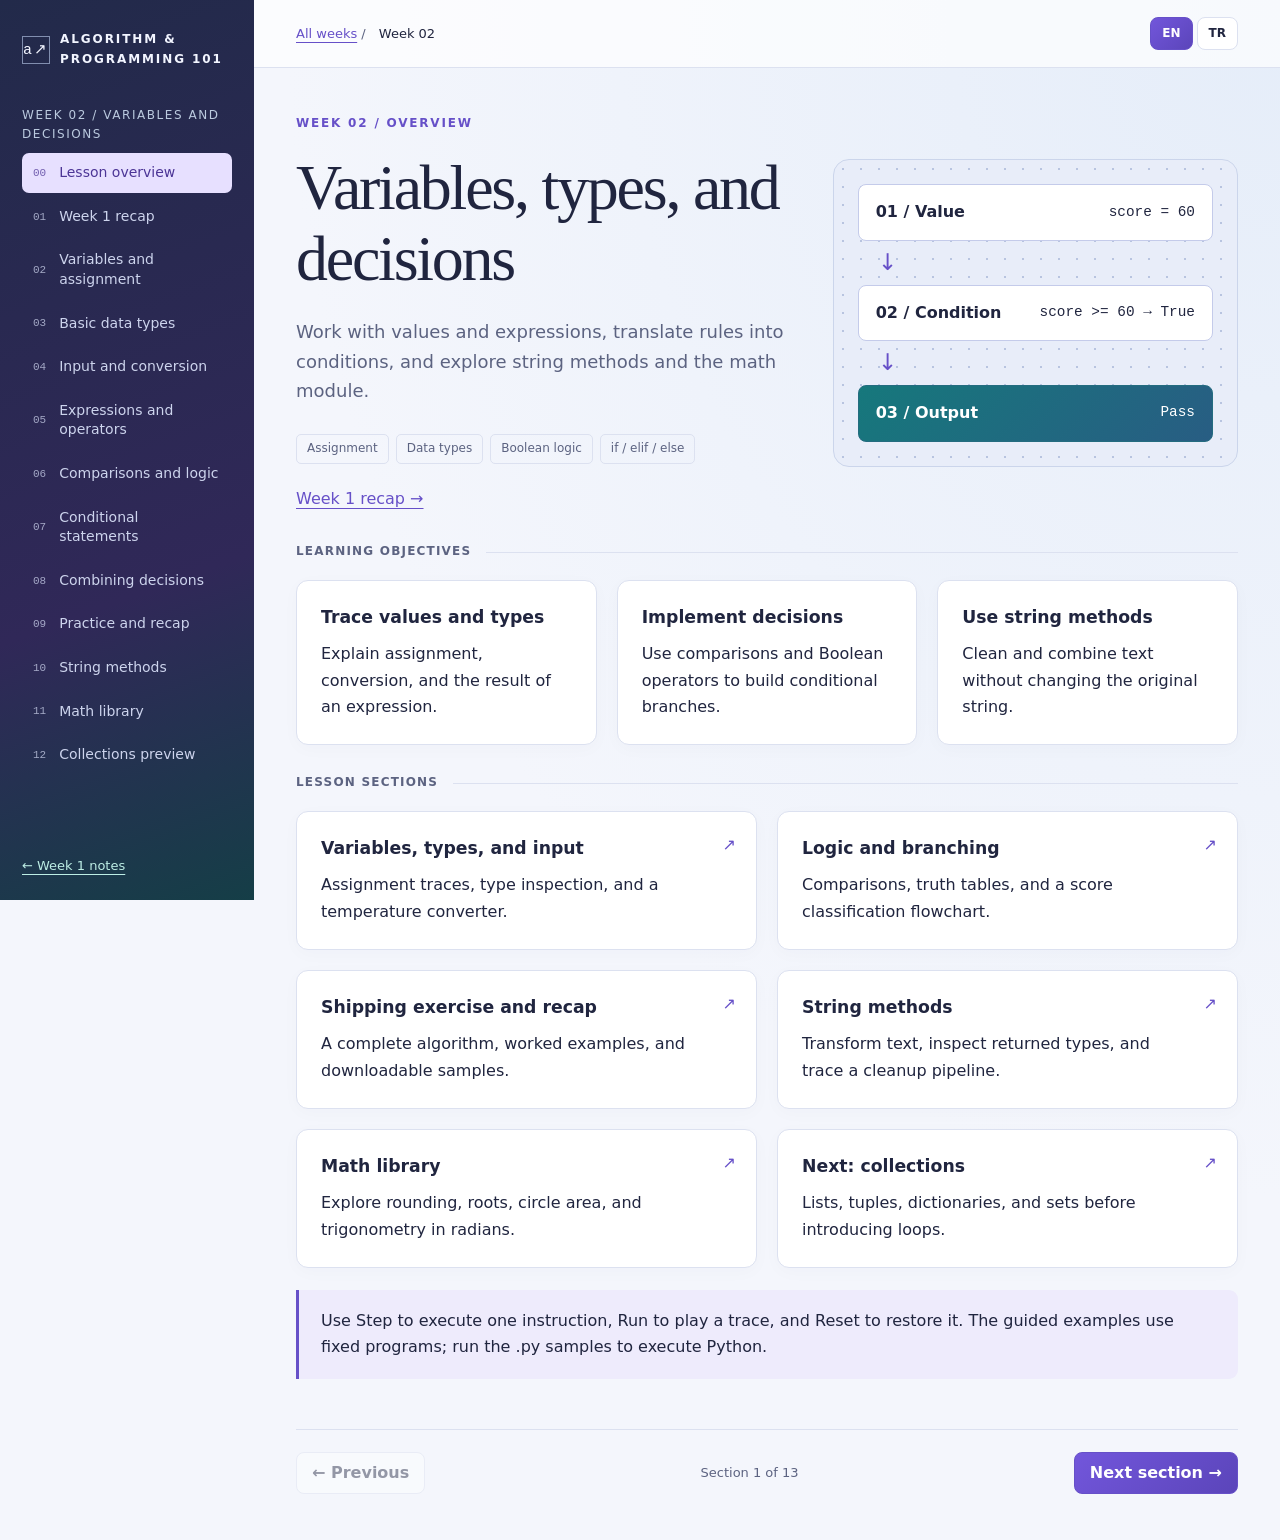
<file: week-02/index.html>
<!doctype html>
<html lang="en">
<head>
<meta charset="utf-8">
<meta name="viewport" content="width=device-width, initial-scale=1">
<meta name="description" content="Week 2: variables, data types, expressions, decisions, string methods, the math module, and a preview of Python collections." data-i18n-content>
<title data-i18n>Week 02 · Variables and Decisions</title>
<link rel="stylesheet" href="styles.css">
</head>
<body>
<a class="skip" href="#main" data-i18n>Skip to lesson</a>
<aside class="sidebar" aria-label="Course navigation" data-i18n-aria-label>
  <div class="brand"><span class="brand-mark" aria-hidden="true">a↗</span><span data-i18n>ALGORITHM &amp; PROGRAMMING 101</span>
  </div>
  <p class="week-tag" data-i18n>Week 02 / Variables and decisions</p>
  <nav class="nav" aria-label="Lesson sections" data-i18n-aria-label>
    <a href="#overview" aria-current="page"><span class="nav-num">00</span><span data-i18n>Lesson overview</span></a>
    <a href="#recap"><span class="nav-num">01</span><span data-i18n>Week 1 recap</span></a>
    <a href="#variables"><span class="nav-num">02</span><span data-i18n>Variables and assignment</span></a>
    <a href="#types"><span class="nav-num">03</span><span data-i18n>Basic data types</span></a>
    <a href="#input"><span class="nav-num">04</span><span data-i18n>Input and conversion</span></a>
    <a href="#expressions"><span class="nav-num">05</span><span data-i18n>Expressions and operators</span></a>
    <a href="#logic"><span class="nav-num">06</span><span data-i18n>Comparisons and logic</span></a>
    <a href="#decisions"><span class="nav-num">07</span><span data-i18n>Conditional statements</span></a>
    <a href="#combining"><span class="nav-num">08</span><span data-i18n>Combining decisions</span></a>
    <a href="#practice"><span class="nav-num">09</span><span data-i18n>Practice and recap</span></a>
    <a href="#strings"><span class="nav-num">10</span><span data-i18n>String methods</span></a>
    <a href="#math"><span class="nav-num">11</span><span data-i18n>Math library</span></a>
    <a href="#collections"><span class="nav-num">12</span><span data-i18n>Collections preview</span></a>
  </nav>
  <a class="week-link" href="../week-01/index.html" data-i18n>← Week 1 notes</a>
</aside>
<div class="workspace">
  <header class="topbar">
    <div class="breadcrumb"><a href="../index.html" data-i18n>All weeks</a> / <span data-i18n>Week 02</span>
    </div>
    <div class="language-switch" role="group" aria-label="Language / Dil"><button type="button" data-language="en" lang="en" aria-label="English" aria-pressed="true" disabled>EN</button><button type="button" data-language="tr" lang="tr" aria-label="Türkçe" aria-pressed="false" disabled>TR</button>
    </div>
  </header>
  <main id="main" tabindex="-1">
    <noscript>
    <div class="callout">The notes and Python examples are readable without JavaScript. Enable JavaScript for the exercises and EN/TR controls.<br>Notlar ve Python örnekleri JavaScript olmadan okunabilir. Alıştırmalar ve EN/TR düğmeleri için JavaScript’i etkinleştirin.
    </div></noscript>
    <section class="lesson active" id="overview" aria-labelledby="overview-title">
      <div class="hero">
        <div>
          <p class="eyebrow" data-i18n>Week 02 / Overview</p>
          <h1 id="overview-title" tabindex="-1" data-i18n>Variables, types, and decisions</h1>
          <p class="lead" data-i18n>Work with values and expressions, translate rules into conditions, and explore string methods and the math module.</p>
          <div class="tags"><span class="tag" data-i18n>Assignment</span><span class="tag" data-i18n>Data types</span><span class="tag" data-i18n>Boolean logic</span><span class="tag">if / elif / else</span>
          </div>
          <a href="#recap" data-i18n>Week 1 recap →</a>
        </div>
        <div class="hero-visual" aria-label="A score passes through a condition to an output" data-i18n-aria-label>
          <div class="hero-step"><strong data-i18n>01 / Value</strong><code>score = 60</code>
          </div>
          <div class="hero-arrow" aria-hidden="true">↓
          </div>
          <div class="hero-step"><strong data-i18n>02 / Condition</strong><code>score &gt;= 60 → True</code>
          </div>
          <div class="hero-arrow" aria-hidden="true">↓
          </div>
          <div class="hero-step"><strong data-i18n>03 / Output</strong><code>Pass</code>
          </div>
        </div>
      </div>
      <div class="section-label" data-i18n>Learning objectives
      </div>
      <div class="grid-3">
        <div class="card">
          <h3 data-i18n>Trace values and types</h3>
          <p data-i18n>Explain assignment, conversion, and the result of an expression.</p>
        </div>
        <div class="card">
          <h3 data-i18n>Implement decisions</h3>
          <p data-i18n>Use comparisons and Boolean operators to build conditional branches.</p>
        </div>
        <div class="card">
          <h3 data-i18n>Use string methods</h3>
          <p data-i18n>Clean and combine text without changing the original string.</p>
        </div>
      </div>
      <div class="section-label" data-i18n>Lesson sections
      </div>
      <div class="grid-2">
        <a class="card route-card" href="#variables">
        <h3 data-i18n>Variables, types, and input</h3>
        <p data-i18n>Assignment traces, type inspection, and a temperature converter.</p></a>
        <a class="card route-card" href="#logic">
        <h3 data-i18n>Logic and branching</h3>
        <p data-i18n>Comparisons, truth tables, and a score classification flowchart.</p></a>
        <a class="card route-card" href="#practice">
        <h3 data-i18n>Shipping exercise and recap</h3>
        <p data-i18n>A complete algorithm, worked examples, and downloadable samples.</p></a>
<a class="card route-card" href="#strings"><h3 data-i18n>String methods</h3><p data-i18n>Transform text, inspect returned types, and trace a cleanup pipeline.</p></a>
<a class="card route-card" href="#math"><h3 data-i18n>Math library</h3><p data-i18n>Explore rounding, roots, circle area, and trigonometry in radians.</p></a>
        <a class="card route-card" href="#collections">
        <h3 data-i18n>Next: collections</h3>
        <p data-i18n>Lists, tuples, dictionaries, and sets before introducing loops.</p></a>
      </div>
      <div class="callout">
        <p data-i18n>Use Step to execute one instruction, Run to play a trace, and Reset to restore it. The guided examples use fixed programs; run the .py samples to execute Python.</p>
      </div>
    </section>
    <section class="lesson" id="recap" aria-labelledby="recap-title">
      <p class="eyebrow" data-i18n>01 / Week 1 recap</p>
      <h2 id="recap-title" tabindex="-1" data-i18n>Week 1 recap</h2>
      <p class="lead" data-i18n>Review the order of execution and the difference between a variable name and its current value.</p>
      <div class="grid-2">
        <div class="card">
          <h3 data-i18n>Input → process → output</h3>
          <p data-i18n>An algorithm specifies the steps. Pseudocode and flowcharts describe those steps; Python implements them.</p>
        </div>
        <pre><code>a = 8
b = 3
total = a + b
a = 20
print(total)</code></pre>
      </div>
      <div class="activity">
        <div class="activity-head">
          <h3 data-i18n>Practice / Predict the output</h3><span class="activity-tag" data-i18n>Sequence</span>
        </div>
        <div class="activity-body">
          <div class="fields">
            <label class="field" for="recap-prediction"><span data-i18n>Printed value</span><input id="recap-prediction" type="number" step="1">
            </label><button type="button" id="recap-check" class="primary" data-i18n>Check prediction</button>
          </div>
          <div class="feedback" id="recap-feedback" role="status" data-i18n>Predict what print(total) displays after a changes.
          </div>
          <details><summary data-i18n>Show the explanation</summary>
            <p data-i18n>total receives 11 before a becomes 20. Changing a later does not recalculate total automatically.</p>
          </details>
        </div>
      </div>
    </section>
    <section class="lesson" id="variables" aria-labelledby="variables-title">
      <p class="eyebrow" data-i18n>02 / Variables and assignment</p>
      <h2 id="variables-title" tabindex="-1" data-i18n>Variables and assignment</h2>
      <p class="lead" data-i18n>Evaluate the expression on the right first, then associate the result with the name on the left. Assignment can replace a previous value.</p>
      <div class="grid-2">
        <div class="card">
          <h3 data-i18n>Names refer to values</h3>
          <p data-i18n>For these numbers, y = x gives y the current value of x. Later reassignment of x does not update y.</p>
        </div>
        <div class="card">
          <h3 data-i18n>Augmented assignment</h3>
          <p data-i18n>For the numeric variables here, y += 2 has the same effect as y = y + 2. The old value is used to calculate the new one.</p>
        </div>
      </div>
      <div class="activity">
        <div class="activity-head">
          <h3 data-i18n>Practice / Trace reassignment</h3><span class="activity-tag" data-i18n>Values over time</span>
        </div>
        <div class="activity-body">
          <div class="grid-2">
            <ol class="code-lines" id="assignment-code"><li>x = 4</li><li>y = x</li><li>x = x + 3</li><li>y += 2</li><li>print(x, y)</li></ol>
            <div>
              <div class="memory">
                <div><small>x</small><strong id="assignment-x">—</strong>
                </div>
                <div><small>y</small><strong id="assignment-y">—</strong>
                </div>
              </div>
              <div class="output"><small data-i18n>Printed output</small><code id="assignment-output">—</code>
              </div>
              <div class="controls"><button type="button" id="assignment-step" class="primary" data-i18n>Step</button><button type="button" id="assignment-run" data-i18n>Run</button><button type="button" id="assignment-reset" data-i18n>Reset</button>
              </div>
            </div>
          </div>
          <div class="table-wrap">
            <table>
              <thead>
                <tr><th data-i18n>After instruction</th><th>x</th><th>y</th>
                </tr>
              </thead>
              <tbody id="assignment-history">
              </tbody>
            </table>
          </div>
          <div class="feedback" id="assignment-feedback" role="status" data-i18n>Predict x and y before executing each instruction.
          </div>
        </div>
      </div>
      <div class="callout">
        <p data-i18n>Use descriptive names such as student_score. Names are case-sensitive; = assigns, while == compares. Reading a name before assignment raises NameError.</p>
      </div>
    </section>
    <section class="lesson" id="types" aria-labelledby="types-title">
      <p class="eyebrow" data-i18n>03 / Basic data types</p>
      <h2 id="types-title" tabindex="-1" data-i18n>Basic data types</h2>
      <p class="lead" data-i18n>A value has a type. The type determines which operations make sense and how the value behaves.</p>
      <div class="table-wrap">
        <table>
          <thead>
            <tr><th data-i18n>Type</th><th data-i18n>Purpose</th><th data-i18n>Example</th>
            </tr>
          </thead>
          <tbody>
            <tr><td><code>int</code></td><td data-i18n>Whole numbers</td><td><code>count = 5</code></td>
            </tr>
            <tr><td><code>float</code></td><td data-i18n>Floating-point numbers</td><td><code>temperature = 5.0</code></td>
            </tr>
            <tr><td><code>str</code></td><td data-i18n>Text</td><td><code>label = &quot;5&quot;</code></td>
            </tr>
            <tr><td><code>bool</code></td><td data-i18n>True or False</td><td><code>is_ready = True</code></td>
            </tr>
          </tbody>
        </table>
      </div>
      <div class="activity">
        <div class="activity-head">
          <h3 data-i18n>Practice / Inspect a value</h3><span class="activity-tag" data-i18n>Type and behavior</span>
        </div>
        <div class="activity-body">
          <div class="tabs" role="group" aria-label="Choose a type example" data-i18n-aria-label><button type="button" data-type="int" aria-pressed="true"><code>5</code></button><button type="button" data-type="float" aria-pressed="false"><code>5.0</code></button><button type="button" data-type="str" aria-pressed="false"><code>&quot;5&quot;</code></button><button type="button" data-type="bool" aria-pressed="false"><code>True</code></button><button type="button" data-type="textbool" aria-pressed="false"><code>&quot;False&quot;</code></button>
          </div>
          <div class="grid-2">
            <pre id="type-code"><code>value = 5
print(type(value).__name__)
print(value + value)</code></pre>
            <div>
              <div class="output"><small data-i18n>Printed output</small><code id="type-output">int
                10</code>
              </div>
              <p id="type-description" data-i18n>Integers support arithmetic. Adding two 5 values produces 10.</p>
            </div>
          </div>
        </div>
      </div>
      <div class="callout">
        <p data-i18n>A name can be reassigned to a value of a different type. "False" is non-empty text, not the Boolean False. bool("False") returns True; converting user answers requires an explicit rule.</p>
      </div>
      <p class="help" data-i18n>Most decimal fractions are approximations in binary floating point. For example, 0.1 + 0.2 may display 0.30000000000000004. Output formatting changes the display, not the stored value.</p>
    </section>
    <section class="lesson" id="input" aria-labelledby="input-title">
      <p class="eyebrow" data-i18n>04 / Input, conversion, and output</p>
      <h2 id="input-title" tabindex="-1" data-i18n>Input, conversion, and output</h2>
      <p class="lead" data-i18n>input() returns text. Convert that text to the numeric type required by the problem before calculating.</p>
      <div class="grid-2">
        <div class="card">
          <h3 data-i18n>Conversion rules</h3>
          <pre><code>int("12")      # 12
float("12.5")  # 12.5
int("12.5")    # ValueError</code></pre>
          <p data-i18n>int() cannot parse a decimal point in a string. int(12.9) truncates a numeric value toward zero; it does not round it.</p>
        </div>
        <div class="card">
          <h3 data-i18n>Formatted output</h3>
          <pre><code>temperature = 21.5
print(f"Celsius: {temperature:.1f}")</code></pre>
          <p data-i18n>An f-string inserts expressions inside braces. :.1f displays one digit after the decimal point. Python uses a dot for decimal input in these examples.</p>
        </div>
      </div>
      <div class="activity">
        <div class="activity-head">
          <h3 data-i18n>Practice / Temperature converter</h3><span class="activity-tag" data-i18n>Celsius → Fahrenheit</span>
        </div>
        <div class="activity-body">
          <div class="fields">
            <label class="field" for="celsius"><span data-i18n>Celsius</span><input id="celsius" type="number" min="-100" max="100" step="0.5" value="20">
            </label>
            <label class="field" for="conversion-mode"><span data-i18n>Input handling</span><select id="conversion-mode"><option value="float">float(input(...))</option><option value="raw">input(...)</option></select>
            </label><button type="button" id="conversion-run" class="primary" data-i18n>Preview</button>
          </div>
          <div class="grid-2">
            <pre id="conversion-code"><code>celsius = float(input("Celsius: "))
fahrenheit = celsius * 9 / 5 + 32
print(f"Fahrenheit: {fahrenheit:.1f}")</code></pre>
            <div>
              <div class="output"><small data-i18n>Values and types</small><code id="conversion-values">—</code>
              </div>
              <div class="output"><small data-i18n>Printed output</small><code id="conversion-output">—</code>
              </div>
            </div>
          </div>
          <div class="feedback" id="conversion-feedback" role="status" data-i18n>Use 0, 20, or −40. Then compare converted input with raw text.
          </div>
          <p class="help" data-i18n>Guided input: −100 to 100 in steps of 0.5. The sample assumes valid numeric input; exception handling is a later topic.</p>
        </div>
      </div>
    </section>
    <section class="lesson" id="expressions" aria-labelledby="expressions-title">
      <p class="eyebrow" data-i18n>05 / Expressions and operators</p>
      <h2 id="expressions-title" tabindex="-1" data-i18n>Expressions and operators</h2>
      <p class="lead" data-i18n>An expression produces a value. Parentheses control grouping; multiplication and division take precedence over addition and subtraction.</p>
      <div class="activity">
        <div class="activity-head">
          <h3 data-i18n>Practice / Evaluate an expression</h3><span class="activity-tag" data-i18n>Grouping and numeric types</span>
        </div>
        <div class="activity-body">
          <div class="fields">
            <label class="field" for="expression-choice"><span data-i18n>Expression</span><select id="expression-choice"><option value="0">7 + 2 * 3</option><option value="1">(7 + 2) * 3</option><option value="2">7 / 2</option><option value="3">7 // 2</option><option value="4">-7 // 2</option><option value="5">7 % 2</option><option value="6">-7 % 2</option><option value="7">2 ** 3</option></select>
            </label>
            <label class="field" for="expression-prediction"><span data-i18n>Predicted result</span><input id="expression-prediction" type="number" step="any">
            </label><button type="button" id="expression-check" class="primary" data-i18n>Check prediction</button>
          </div>
          <div class="output"><small data-i18n>Result and type</small><code id="expression-output">—</code>
          </div>
          <div class="feedback" id="expression-feedback" role="status" data-i18n>Choose an expression and predict its result.
          </div>
        </div>
      </div>
      <div class="callout">
        <p data-i18n>/ performs true division; // floors the quotient, including for negative values. With a positive divisor, % gives a non-negative remainder. Use parentheses when grouping might be unclear.</p>
      </div>
      <div class="activity">
        <div class="activity-head">
          <h3 data-i18n>Practice / Even or odd</h3><span class="activity-tag" data-i18n>Remainder</span>
        </div>
        <div class="activity-body">
          <div class="fields">
            <label class="field" for="parity-number"><span data-i18n>Integer</span><input id="parity-number" type="number" min="-100" max="100" step="1" value="7">
            </label><button type="button" id="parity-check" class="primary" data-i18n>Calculate</button>
          </div>
          <div class="grid-2">
            <pre><code>number = int(input("Integer: "))
if number % 2 == 0:
    print("Even")
else:
    print("Odd")</code></pre>
            <div>
              <div class="output"><small data-i18n>Printed output</small><code id="parity-output">—</code>
              </div>
              <div class="feedback" id="parity-feedback" role="status" data-i18n>Try a positive number, zero, and a negative number.
              </div>
            </div>
          </div>
        </div>
      </div>
    </section>
    <section class="lesson" id="logic" aria-labelledby="logic-title">
      <p class="eyebrow" data-i18n>06 / Comparisons and Boolean logic</p>
      <h2 id="logic-title" tabindex="-1" data-i18n>Comparisons and Boolean logic</h2>
      <p class="lead" data-i18n>Comparisons produce True or False. Combine conditions with and, or, and not to express a rule.</p>
      <div class="grid-3">
        <div class="card">
          <h3 data-i18n>Comparison</h3>
          <pre><code>score == 60
score != 60
score &gt;= 60</code></pre>
          <p data-i18n>Other comparisons: &lt;, &lt;=, &gt;. == compares values; = assigns a value.</p>
        </div>
        <div class="card">
          <h3 data-i18n>and / or</h3>
          <p data-i18n>For Boolean operands, and requires both to be True. or requires at least one to be True.</p>
        </div>
        <div class="card">
          <h3 data-i18n>not</h3>
          <p data-i18n>not reverses a Boolean result. Parentheses make the intended grouping explicit.</p>
        </div>
      </div>
      <div class="activity">
        <div class="activity-head">
          <h3 data-i18n>Practice / Allowed temperature range</h3><span class="activity-tag" data-i18n>Inclusive range: 10 to 30</span>
        </div>
        <div class="activity-body">
          <div class="fields">
            <label class="field" for="logic-temperature"><span data-i18n>Temperature</span><input id="logic-temperature" type="number" min="-50" max="100" step="1" value="20">
            </label>
            <label class="field" for="logic-mode"><span data-i18n>Condition</span><select id="logic-mode"><option value="and">A and B</option><option value="or">A or B</option><option value="not">not (A and B)</option></select>
            </label><button type="button" id="logic-evaluate" class="primary" data-i18n>Evaluate</button>
          </div>
          <pre id="logic-code"><code>temperature &gt;= 10 and temperature &lt;= 30</code></pre>
          <div class="logic-parts">
            <div class="logic-part"><code>A: temperature &gt;= 10</code><strong id="logic-a">—</strong>
            </div>
            <div class="logic-part"><code>B: temperature &lt;= 30</code><strong id="logic-b">—</strong>
            </div>
          </div>
          <div class="table-wrap">
            <table>
              <thead>
                <tr><th>A</th><th>B</th><th>A and B</th><th>A or B</th><th>not (A and B)</th>
                </tr>
              </thead>
              <tbody id="truth-table">
              </tbody>
            </table>
          </div>
          <div class="output"><small data-i18n>Condition result</small><code id="logic-output">—</code>
          </div>
          <div class="feedback" id="logic-feedback" role="status" data-i18n>Check 9, 10, 30, and 31. Which condition describes the allowed range?
          </div>
        </div>
      </div>
      <div class="callout">
        <p data-i18n>Python short-circuits: and skips the right operand when the left is False; or skips it when the left is True. The display shows both comparisons for teaching, even when Python would skip one. In general, and/or return an operand; these examples use Boolean operands.</p>
      </div>
    </section>
    <section class="lesson" id="decisions" aria-labelledby="decisions-title">
      <p class="eyebrow" data-i18n>07 / Conditional statements</p>
      <h2 id="decisions-title" tabindex="-1" data-i18n>Conditional statements</h2>
      <p class="lead" data-i18n>An if/elif/else chain chooses the first matching branch. Check the higher threshold first when ranges overlap.</p>
      <div class="card">
        <h3 data-i18n>Problem / Classify a score</h3>
        <p data-i18n>For an integer score from 0 to 100: 85–100 → High; 60–84 → Pass; 0–59 → Retry.</p>
      </div>
      <div class="activity">
        <div class="activity-head">
          <h3 data-i18n>Practice / Trace the selected branch</h3><span class="activity-tag" data-i18n>Pseudocode · Flowchart · Python</span>
        </div>
        <div class="activity-body">
          <div class="fields">
            <label class="field" for="grade-score"><span data-i18n>Score (0–100)</span><input id="grade-score" type="number" min="0" max="100" step="1" value="60">
            </label><button type="button" id="grade-step" class="primary" data-i18n>Step</button><button type="button" id="grade-run" data-i18n>Run</button><button type="button" id="grade-reset" data-i18n>Reset</button>
          </div>
          <div class="grid-2">
            <div>
              <svg class="flowchart" id="grade-flow" viewBox="0 0 480 580" role="img" aria-labelledby="grade-flow-title"><title id="grade-flow-title" data-i18n>Input score; test 85, then 60; select High, Pass, or Retry; output category.</title><defs><marker id="grade-arrow" markerWidth="7" markerHeight="7" refX="6" refY="3.5" orient="auto"><path d="M0 0 L7 3.5 L0 7" fill="#8b97bd"/></marker></defs>
<path class="edge" d="M185 46 V75 M185 117 V145 M185 225 V265 M185 345 V380 M185 420 V460 M185 502 V530" marker-end="url(#grade-arrow)"/>
<path class="edge" id="grade-edge-high" d="M285 185 H350 V200 M350 240 V250 H450 V444 H185" marker-end="url(#grade-arrow)"/>
<path class="edge" id="grade-edge-pass" d="M285 305 H365 V325 M365 365 V435 H185" marker-end="url(#grade-arrow)"/>
<rect class="node" x="130" y="10" width="110" height="36" rx="18"/><text x="185" y="28" data-i18n>Start</text>
<path class="node" id="grade-node-input" d="M110 75 H280 L260 117 H90 Z"/><text x="185" y="96">INPUT score</text>
<path class="node" id="grade-node-85" d="M185 145 L285 185 L185 225 L85 185 Z"/><text x="185" y="185">score ≥ 85?</text><text class="branch-label" x="305" y="170">True</text><text class="branch-label" x="210" y="245">False</text>
<rect class="node" id="grade-node-high" x="295" y="200" width="110" height="40"/><text x="350" y="212">category ←</text><text x="350" y="229">"High"</text>
<path class="node" id="grade-node-60" d="M185 265 L285 305 L185 345 L85 305 Z"/><text x="185" y="305">score ≥ 60?</text><text class="branch-label" x="305" y="289">True</text><text class="branch-label" x="210" y="363">False</text>
<rect class="node" id="grade-node-pass" x="310" y="325" width="110" height="40"/><text x="365" y="337">category ←</text><text x="365" y="354">"Pass"</text>
<rect class="node" id="grade-node-retry" x="130" y="380" width="110" height="40"/><text x="185" y="392">category ←</text><text x="185" y="409">"Retry"</text>
<path class="node" id="grade-node-output" d="M110 460 H280 L260 502 H90 Z"/><text x="185" y="481">OUTPUT category</text>
<rect class="node" x="130" y="530" width="110" height="36" rx="18"/><text x="185" y="548" data-i18n>End</text>
</svg>
            </div>
            <div>
              <ol class="code-lines" id="grade-code"><li>score = int(input("Score (0-100): "))</li><li>if score &gt;= 85:</li><li>    category = "High"</li><li>elif score &gt;= 60:</li><li>    category = "Pass"</li><li>else:</li><li>    category = "Retry"</li><li>print(category)</li></ol>
              <div class="memory">
                <div><small>score</small><strong id="grade-value">—</strong>
                </div>
                <div><small>category</small><strong id="grade-category">—</strong>
                </div>
              </div>
              <div class="output"><small data-i18n>Printed output</small><code id="grade-output">—</code>
              </div>
            </div>
          </div>
          <div class="feedback" id="grade-feedback" role="status" data-i18n>Predict the category, then step through the conditions.
          </div>
          <details><summary data-i18n>Pseudocode and discussion</summary>
            <pre><code>INPUT score
IF score ≥ 85 THEN
    category ← "High"
ELSE IF score ≥ 60 THEN
    category ← "Pass"
ELSE
    category ← "Retry"
END IF
OUTPUT category</code></pre>
            <p data-i18n>A colon ends each Python branch header; indentation groups its statements. What happens at 85? Why is the 60 condition skipped for a score of 90?</p>
          </details>
        </div>
      </div>
    </section>
    <section class="lesson" id="combining" aria-labelledby="combining-title">
      <p class="eyebrow" data-i18n>08 / Combining decisions</p>
      <h2 id="combining-title" tabindex="-1" data-i18n>Combining decisions</h2>
      <p class="lead" data-i18n>Separate if statements can both execute. An elif chain selects one branch. An else belongs to its matching if at the same indentation level.</p>
      <div class="activity">
        <div class="activity-head">
          <h3 data-i18n>Practice / Independent if or elif chain?</h3><span class="activity-tag" data-i18n>Compare execution</span>
        </div>
        <div class="activity-body">
          <div class="fields">
            <label class="field" for="combine-score"><span data-i18n>Score (0–100)</span><input id="combine-score" type="number" min="0" max="100" step="1" value="75">
            </label><button type="button" id="combine-run" class="primary" data-i18n>Compare</button>
          </div>
          <div class="grid-2">
            <div>
              <h3 data-i18n>Independent conditions</h3>
              <pre><code>if score &gt;= 60:
    print("Pass")
if score &gt;= 85:
    print("High")
else:
    print("Below 85")</code></pre>
              <div class="output"><small data-i18n>Printed output</small><code id="independent-output">—</code>
              </div>
            </div>
            <div>
              <h3 data-i18n>One classification chain</h3>
              <pre><code>if score &gt;= 85:
    print("High")
elif score &gt;= 60:
    print("Pass")
else:
    print("Retry")</code></pre>
              <div class="output"><small data-i18n>Printed output</small><code id="chain-output">—</code>
              </div>
            </div>
          </div>
          <div class="feedback" id="combine-feedback" role="status" data-i18n>Try 59, 75, and 90. Count how many lines each version prints.
          </div>
        </div>
      </div>
      <div class="activity">
        <div class="activity-head">
          <h3 data-i18n>Practice / A nested decision</h3><span class="activity-tag" data-i18n>Registration and score</span>
        </div>
        <div class="activity-body">
          <div class="fields">
            <label class="check-field"><input type="checkbox" id="registered" checked><span data-i18n>Registered</span>
            </label>
            <label class="field" for="nested-score"><span data-i18n>Score (0–100)</span><input id="nested-score" type="number" min="0" max="100" step="1" value="75">
            </label><button type="button" id="nested-run" class="primary" data-i18n>Evaluate</button>
          </div>
          <div class="grid-2">
            <pre><code>if registered:
    if score &gt;= 60:
        print("Eligible")
    else:
        print("Score too low")
else:
    print("Registration required")</code></pre>
            <div>
              <div class="output"><small data-i18n>Printed output</small><code id="nested-output">—</code>
              </div>
              <div class="feedback" id="nested-feedback" role="status" data-i18n>The inner score check runs only when registered is True.
              </div>
            </div>
          </div>
        </div>
      </div>
    </section>
    <section class="lesson" id="practice" aria-labelledby="practice-title">
      <p class="eyebrow" data-i18n>09 / Shipping exercise and recap</p>
      <h2 id="practice-title" tabindex="-1" data-i18n>Shipping exercise and recap</h2>
      <p class="lead" data-i18n>Combine a multi-branch rule with a separate membership discount. Define the input domain before writing the algorithm.</p>
      <div class="card">
        <h3 data-i18n>Classroom shipping rules</h3>
        <p data-i18n>Weight must be greater than 0 and at most 10 kg. Up to 2 kg costs 5 credits; above 2 and up to 5 kg costs 8; above 5 and up to 10 kg costs 12. Members receive a 2-credit discount. Invalid weight produces Invalid weight.</p>
        <p data-i18n>Write the inputs and output, pseudocode, a flowchart, and Python. Test 2, just above 2, 5, just above 5, 0, and 10; compare member and non-member results.</p>
      </div>
      <div class="activity">
        <div class="activity-head">
          <h3 data-i18n>Practice / Check a shipping prediction</h3><span class="activity-tag" data-i18n>Classification + discount</span>
        </div>
        <div class="activity-body">
          <div class="fields">
            <label class="field" for="shipping-weight"><span data-i18n>Weight (kg)</span><input id="shipping-weight" type="number" min="-2" max="12" step="0.1" value="2">
            </label>
            <label class="check-field"><input type="checkbox" id="shipping-member"><span data-i18n>Member</span>
            </label>
            <label class="field" for="shipping-prediction"><span data-i18n>Predicted credits</span><input id="shipping-prediction" type="number" min="0" max="12" step="1">
            </label><button type="button" id="shipping-check" class="primary" data-i18n>Check prediction</button>
          </div>
          <div class="output"><small data-i18n>Printed output</small><code id="shipping-output">—</code>
          </div>
          <div class="feedback" id="shipping-feedback" role="status" data-i18n>Predict the price before checking. Inputs 0 and above 10 test invalid weight.
          </div>
          <details><summary data-i18n>Reveal the worked solution</summary>
            <div class="grid-2">
              <pre><code>INPUT weight, member
IF weight ≤ 0 OR weight &gt; 10 THEN
    OUTPUT "Invalid weight"
ELSE
    IF weight ≤ 2 THEN
        cost ← 5
    ELSE IF weight ≤ 5 THEN
        cost ← 8
    ELSE
        cost ← 12
    END IF
    IF member THEN
        cost ← cost - 2
    END IF
    OUTPUT cost
END IF</code></pre>
              <pre><code>weight = float(input("Weight (kg): "))
member = input("Member (yes/no): ") == "yes"
if weight &lt;= 0 or weight &gt; 10:
    print("Invalid weight")
else:
    if weight &lt;= 2:
        cost = 5
    elif weight &lt;= 5:
        cost = 8
    else:
        cost = 12
    if member:
        cost -= 2
    print(f"Shipping: {cost} credits")</code></pre>
            </div>
            <h3 data-i18n>Shipping flowchart</h3>
<svg class="flowchart" id="shipping-flow" viewBox="0 0 480 800" role="img" aria-labelledby="shipping-flow-title">
  <title id="shipping-flow-title" data-i18n>Check weight validity, select base cost, apply the membership discount, output cost, and end.</title>
  <defs><marker id="shipping-arrow" markerWidth="7" markerHeight="7" refX="6" refY="3.5" orient="auto"><path d="M0 0 L7 3.5 L0 7" fill="#8b97bd"/></marker></defs>
  <path class="edge" d="M180 42 V65 M180 103 V135 M180 215 V250 M180 322 V355 M180 427 V460 M180 500 V530 M180 602 V665 M180 705 V750" marker-end="url(#shipping-arrow)"/>
  <path class="edge" d="M280 175 H365 V210 M365 250 H455 V770 H235" marker-end="url(#shipping-arrow)"/>
  <path class="edge" d="M275 286 H350 V310 M350 350 H425 V516 H180" marker-end="url(#shipping-arrow)"/>
  <path class="edge" d="M275 391 H330 V415 M330 455 H405 V516 H180" marker-end="url(#shipping-arrow)"/>
  <path class="edge" d="M275 566 H345 V590 M345 630 V650 H180" marker-end="url(#shipping-arrow)"/>
  <rect class="node" x="125" y="8" width="110" height="34" rx="17"/><text x="180" y="25" data-i18n>Start</text>
  <path class="node" d="M95 65 H285 L265 103 H75 Z"/><text x="180" y="84">INPUT weight, member</text>
  <path class="node" id="shipping-node-valid" d="M180 135 L280 175 L180 215 L80 175 Z"/><text x="180" y="167">weight ≤ 0</text><text x="180" y="186">or weight &gt; 10?</text>
  <text class="branch-label" x="303" y="160">True</text><text class="branch-label" x="203" y="232">False</text>
  <path class="node" id="shipping-node-invalid" d="M300 210 H443 L428 250 H285 Z"/><text x="364" y="230">"Invalid weight"</text>
  <path class="node" id="shipping-node-2" d="M180 250 L275 286 L180 322 L85 286 Z"/><text x="180" y="286">weight ≤ 2?</text>
  <text class="branch-label" x="298" y="272">True</text><text class="branch-label" x="203" y="337">False</text>
  <rect class="node" id="shipping-node-5" x="295" y="310" width="110" height="40"/><text x="350" y="330">cost ← 5</text>
  <path class="node" id="shipping-node-5kg" d="M180 355 L275 391 L180 427 L85 391 Z"/><text x="180" y="391">weight ≤ 5?</text>
  <text class="branch-label" x="298" y="377">True</text><text class="branch-label" x="203" y="443">False</text>
  <rect class="node" id="shipping-node-8" x="275" y="415" width="110" height="40"/><text x="330" y="435">cost ← 8</text>
  <rect class="node" id="shipping-node-12" x="125" y="460" width="110" height="40"/><text x="180" y="480">cost ← 12</text>
  <path class="node" id="shipping-node-member" d="M180 530 L275 566 L180 602 L85 566 Z"/><text x="180" y="566">member?</text>
  <text class="branch-label" x="298" y="552">True</text><text class="branch-label" x="203" y="620">False</text>
  <rect class="node" id="shipping-node-discount" x="285" y="590" width="120" height="40"/><text x="345" y="610">cost ← cost - 2</text>
  <path class="node" id="shipping-node-output" d="M110 665 H265 L250 705 H95 Z"/><text x="180" y="685">OUTPUT cost</text>
  <rect class="node" x="125" y="750" width="110" height="36" rx="18"/><text x="180" y="768" data-i18n>End</text>
</svg>
<p data-i18n>The discount is a separate if because it applies after any valid weight category. In the script, only the exact input yes enables membership. The preview uses a checkbox for the same Boolean value.</p>
          </details>
        </div>
      </div>
      <div class="activity">
        <div class="activity-head">
          <h3 data-i18n>Quick recap / Four questions</h3><span class="activity-tag" data-i18n>Check understanding</span>
        </div>
        <div class="activity-body">
          <form id="quiz-form">
            <fieldset class="quiz-question"><legend data-i18n>1. What does type("5").__name__ produce?</legend>
              <label><input type="radio" name="q1" value="a"><span data-i18n>int</span>
              </label>
              <label><input type="radio" name="q1" value="b"><span data-i18n>str</span>
              </label>
              <div class="quiz-answer" id="quiz-q1" hidden>
              </div>
            </fieldset>
            <fieldset class="quiz-question"><legend data-i18n>2. What is -7 // 2?</legend>
              <label><input type="radio" name="q2" value="a"><span data-i18n>-3</span>
              </label>
              <label><input type="radio" name="q2" value="b"><span data-i18n>-4</span>
              </label>
              <div class="quiz-answer" id="quiz-q2" hidden>
              </div>
            </fieldset>
            <fieldset class="quiz-question"><legend data-i18n>3. Which condition includes only 10 through 30?</legend>
              <label><input type="radio" name="q3" value="a"><span data-i18n>temperature &gt;= 10 and temperature &lt;= 30</span>
              </label>
              <label><input type="radio" name="q3" value="b"><span data-i18n>temperature &gt;= 10 or temperature &lt;= 30</span>
              </label>
              <div class="quiz-answer" id="quiz-q3" hidden>
              </div>
            </fieldset>
            <fieldset class="quiz-question"><legend data-i18n>4. How many branches run in one if/elif/else chain?</legend>
              <label><input type="radio" name="q4" value="a"><span data-i18n>Exactly one</span>
              </label>
              <label><input type="radio" name="q4" value="b"><span data-i18n>Every matching branch</span>
              </label>
              <div class="quiz-answer" id="quiz-q4" hidden>
              </div>
            </fieldset>
            <div class="controls"><button type="submit" class="primary" data-i18n>Check answers</button><button type="button" id="quiz-reset" data-i18n>Reset</button>
            </div>
          </form>
          <div class="feedback" id="quiz-feedback" role="status" data-i18n>Answer all four questions before checking.
          </div>
        </div>
      </div>
      <div class="section-label" data-i18n>Python source examples
      </div>
      <div class="sample-links"><a href="src/assignment_trace.py" download><span>assignment_trace.py</span><small data-i18n>Assignment and reassignment ↓</small></a><a href="src/temperature_converter.py" download><span>temperature_converter.py</span><small data-i18n>Conversion and formatted output ↓</small></a><a href="src/even_odd.py" download><span>even_odd.py</span><small data-i18n>Remainder and if/else ↓</small></a><a href="src/grade_classifier.py" download><span>grade_classifier.py</span><small data-i18n>if/elif/else chain ↓</small></a><a href="src/range_check.py" download><span>range_check.py</span><small data-i18n>Boolean range condition ↓</small></a><a href="src/shipping_cost.py" download><span>shipping_cost.py</span><small data-i18n>Combined decisions ↓</small></a><a href="src/string_methods.py" download><span>string_methods.py</span><small data-i18n>String methods and cleanup ↓</small></a><a href="src/math_library.py" download><span>math_library.py</span><small data-i18n>Math functions, constants, and geometry ↓</small></a>
      </div>
      <p data-i18n>From the repository folder, run a sample with a Python 3 interpreter:</p>
      <pre><code>python3 week-02/src/shipping_cost.py</code></pre>
    </section>
    <section class="lesson" id="strings" aria-labelledby="strings-title">
      <p class="eyebrow" data-i18n>10 / String methods</p>
      <h2 id="strings-title" tabindex="-1" data-i18n>String methods</h2>
      <p class="lead" data-i18n>Call a method on a string with text.method(...). A method returns a value; it does not change the original string.</p>
      <div class="table-wrap">
        <table>
          <thead>
            <tr><th data-i18n>Method</th><th data-i18n>Purpose</th><th data-i18n>Return type</th>
            </tr>
          </thead>
          <tbody>
            <tr><td><code>text.strip()</code></td><td data-i18n>Remove whitespace at both ends</td><td><code>str</code></td>
            </tr>
            <tr><td><code>text.lower() / text.upper()</code></td><td data-i18n>Change letter case</td><td><code>str</code></td>
            </tr>
            <tr><td><code>text.replace(old, new)</code></td><td data-i18n>Replace every matching occurrence</td><td><code>str</code></td>
            </tr>
            <tr><td><code>text.split()</code></td><td data-i18n>Separate words using whitespace</td><td><code>list</code></td>
            </tr>
            <tr><td><code>separator.join(words)</code></td><td data-i18n>Join strings with a separator</td><td><code>str</code></td>
            </tr>
            <tr><td><code>text.startswith(prefix)</code></td><td data-i18n>Check a prefix</td><td><code>bool</code></td>
            </tr>
            <tr><td><code>text.find(part)</code></td><td data-i18n>First position, or −1 if absent</td><td><code>int</code></td>
            </tr>
          </tbody>
        </table>
      </div>
      <div class="activity">
        <div class="activity-head">
          <h3 data-i18n>Practice / Explore a string method</h3><span class="activity-tag" data-i18n>Original → call → result</span>
        </div>
        <div class="activity-body">
          <div class="fields">
            <label class="field" for="string-text"><span data-i18n>Text</span><input id="string-text" type="text" maxlength="60" value="  Python is fun  ">
            </label>
            <label class="field" for="string-method"><span data-i18n>Method</span><select id="string-method"><option value="strip">strip()</option><option value="lower">lower()</option><option value="upper">upper()</option><option value="replace">replace(old, new)</option><option value="split">split()</option><option value="join">separator.join(text.split())</option><option value="startswith">startswith(prefix)</option><option value="find">find(part)</option></select>
            </label>
            <label class="field" for="string-search"><span data-i18n>Search text / prefix</span><input id="string-search" type="text" maxlength="30" value="Python">
            </label>
            <label class="field" for="string-replacement"><span data-i18n>Replacement / separator</span><input id="string-replacement" type="text" maxlength="30" value="Programming">
            </label><button type="button" id="string-apply" class="primary" data-i18n>Apply method</button>
          </div>
          <pre id="string-code"><code>text = "  Python is fun  "
result = text.strip()
print(result)</code></pre>
          <div class="grid-3">
            <div class="output"><small data-i18n>Original string (representation)</small><code id="string-original">&quot;  Python is fun  &quot;</code>
            </div>
            <div class="output"><small data-i18n>Method call</small><code id="string-call">text.strip()</code>
            </div>
            <div class="output"><small data-i18n>Returned value (representation)</small><code id="string-result">—</code>
            </div>
          </div>
          <div class="output"><small data-i18n>Printed output</small><code id="string-output">—</code>
          </div>
          <div class="memory">
            <div><small data-i18n>Original length</small><strong id="string-length">17</strong>
            </div>
            <div><small>type(result).__name__</small><strong id="string-type">—</strong>
            </div>
          </div>
          <div class="feedback" id="string-feedback" role="status" data-i18n>Choose a method, predict the returned value, then apply it.
          </div>
          <p class="help" data-i18n>The preview accepts up to 60 characters. split() groups consecutive whitespace and ignores empty ends; join() is called on the separator. find() and startswith() are case-sensitive.</p>
        </div>
      </div>
      <div class="callout">
        <p data-i18n>strip() removes whitespace at the ends, not between words. To keep a returned string, assign it: text = text.strip(). Positions returned by find() start at 0; −1 means no match.</p>
      </div>
      <div class="activity">
        <div class="activity-head">
          <h3 data-i18n>Practice / Trace a name cleanup</h3><span class="activity-tag" data-i18n>strip → lower → replace</span>
        </div>
        <div class="activity-body">
          <div class="fields">
            <label class="field" for="clean-input"><span data-i18n>Original name</span><input id="clean-input" type="text" maxlength="60" value="  Ada Lovelace  ">
            </label>
          </div>
          <div class="grid-2">
            <ol class="code-lines" id="clean-code"><li>raw_name = input(&quot;Name: &quot;)</li><li>clean_name = raw_name.strip()</li><li>clean_name = clean_name.lower()</li><li>clean_name = clean_name.replace(&quot; &quot;, &quot;_&quot;)</li><li>print(clean_name)</li></ol>
            <div>
              <div class="memory">
                <div><small>raw_name</small><strong class="string-value" id="clean-original">—</strong>
                </div>
                <div><small>clean_name</small><strong class="string-value" id="clean-value">—</strong>
                </div>
              </div>
              <div class="output"><small data-i18n>Printed output</small><code id="clean-output">—</code>
              </div>
              <div class="controls"><button type="button" id="clean-step" class="primary" data-i18n>Step</button><button type="button" id="clean-run" data-i18n>Run</button><button type="button" id="clean-reset" data-i18n>Reset</button>
              </div>
            </div>
          </div>
          <div class="feedback" id="clean-feedback" role="status" data-i18n>Trace each returned string. raw_name remains unchanged.
          </div>
        </div>
      </div>
      <div class="sample-links"><a href="src/string_methods.py" download><span>string_methods.py</span><small data-i18n>String methods and cleanup ↓</small></a>
      </div>
      <p class="references"><span data-i18n>Python documentation:</span> <a href="https://docs.python.org/3/library/stdtypes.html#string-methods" target="_blank" rel="noopener noreferrer" data-i18n>String methods</a>
      </p>
    </section>
    <section class="lesson" id="math" aria-labelledby="math-title">
      <p class="eyebrow" data-i18n>11 / Math library</p>
      <h2 id="math-title" tabindex="-1" data-i18n>Math library</h2>
      <p class="lead" data-i18n>The math module provides mathematical functions and constants. Import it once, then access its names with math.name. It is included with Python.</p>
      <div class="grid-2">
        <div class="card">
          <h3 data-i18n>Import and call</h3>
          <pre><code>import math

print(math.sqrt(9))  # 3.0
print(math.pi)       # 3.141592653589793</code></pre>
        </div>
        <div class="card">
          <h3 data-i18n>Built-in or module function?</h3>
          <p data-i18n>abs(), round(), and len() are built-ins. math.sqrt() and math.floor() require the import. math.pi is a constant, so it has no call parentheses.</p>
        </div>
      </div>
      <div class="table-wrap">
        <table>
          <thead>
            <tr><th data-i18n>Name</th><th data-i18n>Meaning</th>
            </tr>
          </thead>
          <tbody>
            <tr><td><code>math.sqrt(x)</code></td><td data-i18n>Non-negative real square root</td>
            </tr>
            <tr><td><code>math.floor(x)</code></td><td data-i18n>Greatest integer at or below x</td>
            </tr>
            <tr><td><code>math.ceil(x)</code></td><td data-i18n>Smallest integer at or above x</td>
            </tr>
            <tr><td><code>math.trunc(x)</code></td><td data-i18n>Remove the fractional part toward zero</td>
            </tr>
            <tr><td><code>math.factorial(n)</code></td><td data-i18n>n! for a non-negative integer; 0! = 1</td>
            </tr>
            <tr><td><code>math.pi / math.e</code></td><td data-i18n>Constants π and e</td>
            </tr>
            <tr><td><code>math.radians(degrees)</code></td><td data-i18n>Convert degrees to radians</td>
            </tr>
            <tr><td><code>math.sin(x) / math.cos(x)</code></td><td data-i18n>Trigonometric functions; x is in radians</td>
            </tr>
            <tr><td><code>math.hypot(a, b)</code></td><td data-i18n>Distance √(a² + b²)</td>
            </tr>
          </tbody>
        </table>
      </div>
      <div class="activity">
        <div class="activity-head">
          <h3 data-i18n>Practice / Explore a math function</h3><span class="activity-tag" data-i18n>Value → function → result</span>
        </div>
        <div class="activity-body">
          <div class="fields">
            <label class="field" for="math-value"><span data-i18n>Value</span><input id="math-value" type="number" min="-20" max="100" step="any" value="9">
            </label>
            <label class="field" for="math-function"><span data-i18n>Function</span><select id="math-function"><option value="sqrt">math.sqrt()</option><option value="floor">math.floor()</option><option value="ceil">math.ceil()</option><option value="trunc">math.trunc()</option><option value="factorial">math.factorial()</option></select>
            </label><button type="button" id="math-evaluate" class="primary" data-i18n>Evaluate</button>
          </div>
          <div class="grid-2">
            <pre id="math-code"><code>import math
value = 9
result = math.sqrt(value)
print(f"{result:.6f}")</code></pre>
            <div>
              <div class="output"><small data-i18n>Result or exception</small><code id="math-output">—</code>
              </div>
              <div class="output"><small data-i18n>Result type</small><code id="math-type">—</code>
              </div>
            </div>
          </div>
          <div class="memory">
            <div><small>math.floor(value)</small><strong id="math-floor">—</strong>
            </div>
            <div><small>math.ceil(value)</small><strong id="math-ceil">—</strong>
            </div>
            <div><small>math.trunc(value)</small><strong id="math-trunc">—</strong>
            </div>
          </div>
          <div class="feedback" id="math-feedback" role="status" data-i18n>Try −3.7 with floor, ceil, and trunc. Compare their directions.
          </div>
          <p class="help" data-i18n>Guided values: −20 to 100; factorial is limited to 10. For factorial, 5 is an int but 5.0 is a float. Negative sqrt inputs raise ValueError; factorial requires a non-negative integer.</p>
        </div>
      </div>
      <div class="activity">
        <div class="activity-head">
          <h3 data-i18n>Practice / Circle area</h3><span class="activity-tag" data-i18n>π × radius²</span>
        </div>
        <div class="activity-body">
          <div class="fields">
            <label class="field" for="circle-radius"><span data-i18n>Radius (units)</span><input id="circle-radius" type="number" min="0" max="10" step="0.5" value="2">
            </label><button type="button" id="circle-calculate" class="primary" data-i18n>Calculate</button>
          </div>
          <div class="grid-2">
            <div>
              <svg class="math-diagram" viewBox="0 0 320 280" role="img" aria-labelledby="circle-title"><title id="circle-title" data-i18n>Circle with a highlighted radius</title><circle class="math-shape" id="circle-shape" cx="160" cy="125" r="20"/><line class="math-radius" id="circle-radius-line" x1="160" y1="125" x2="180" y2="125"/><circle cx="160" cy="125" r="3" fill="currentColor"/><text x="160" y="265" id="circle-radius-label">radius = 2</text></svg>
            </div>
            <div>
              <pre id="circle-code"><code>import math
radius = 2.0
area = math.pi * radius ** 2
print(f"Circle area: {area:.3f}")</code></pre>
              <div class="output"><small data-i18n>Printed output</small><code id="circle-output">—</code>
              </div>
            </div>
          </div>
          <div class="feedback" id="circle-feedback" role="status" data-i18n>Predict what happens to the area when the radius doubles.
          </div>
        </div>
      </div>
      <div class="activity">
        <div class="activity-head">
          <h3 data-i18n>Practice / Degrees, radians, and the unit circle</h3><span class="activity-tag" data-i18n>cos(θ) = x · sin(θ) = y</span>
        </div>
        <div class="activity-body">
          <div class="fields">
            <label class="field" for="trig-angle"><span data-i18n>Angle in degrees</span><input id="trig-angle" type="range" min="0" max="360" step="15" value="30">
            </label><output id="trig-angle-label" for="trig-angle">30°</output>
          </div>
          <div class="grid-2">
            <svg class="math-diagram" id="unit-circle" viewBox="0 0 340 260" role="img" aria-labelledby="unit-circle-title"><title id="unit-circle-title" data-i18n>Unit circle: the point has x equal to cosine and y equal to sine</title><line class="math-axis" x1="35" y1="130" x2="305" y2="130"/><line class="math-axis" x1="170" y1="15" x2="170" y2="245"/><circle class="math-shape" cx="170" cy="130" r="90"/><line class="math-projection" id="trig-x" x1="170" y1="130" x2="247.94" y2="130"/><line class="math-projection" id="trig-y" x1="247.94" y1="130" x2="247.94" y2="85"/><line class="math-radius" id="trig-radius" x1="170" y1="130" x2="247.94" y2="85"/><circle id="trig-point" cx="247.94" cy="85" r="5" fill="var(--accent)"/><text x="300" y="150">x</text><text x="186" y="20">y</text><text x="270" y="115">1</text><text x="158" y="33">1</text></svg>
            <div>
              <pre id="trig-code"><code>import math
angle_degrees = 30.0
angle_radians = math.radians(angle_degrees)
print(f"Radians: {angle_radians:.6f}")
print(f"Sine: {math.sin(angle_radians):.6f}")
print(f"Cosine: {math.cos(angle_radians):.6f}")</code></pre>
              <div class="output"><small data-i18n>Printed output</small><code id="trig-output">—</code>
              </div>
            </div>
          </div>
          <div class="feedback" id="trig-feedback" role="status" data-i18n>Move the angle to compare 0°, 90°, 180°, and 270°.
          </div>
        </div>
      </div>
      <div class="callout">
        <p data-i18n>math.sin() and math.cos() expect radians, not degrees. Floating-point results are approximate: sin(π) may be near zero rather than exactly zero. math.isclose() compares with a tolerance; when comparing with zero, choose an absolute tolerance.</p>
        <pre><code>import math
print(math.isclose(math.sin(math.pi), 0.0, abs_tol=1e-9))</code></pre>
      </div>
      <div class="sample-links"><a href="src/math_library.py" download><span>math_library.py</span><small data-i18n>Math functions, constants, and geometry ↓</small></a>
      </div>
      <p class="references"><span data-i18n>Python documentation:</span> <a href="https://docs.python.org/3/library/math.html" target="_blank" rel="noopener noreferrer">math</a>
      </p>
    </section>
    <section class="lesson" id="collections" aria-labelledby="collections-title">
      <p class="eyebrow" data-i18n>12 / Collections preview</p>
      <h2 id="collections-title" tabindex="-1" data-i18n>Collections preview</h2>
      <p class="lead" data-i18n>Next week develops indexing, slicing, and collections before loops. Learn how to organize and access several values before processing them with loops.</p>
      <div class="table-wrap">
        <table>
          <thead>
            <tr><th data-i18n>Type</th><th data-i18n>Model</th><th data-i18n>Typical use</th>
            </tr>
          </thead>
          <tbody>
            <tr><td><code>list</code></td><td data-i18n>Ordered, mutable sequence</td><td data-i18n>Several scores</td>
            </tr>
            <tr><td><code>tuple</code></td><td data-i18n>Ordered, immutable sequence</td><td data-i18n>A coordinate pair</td>
            </tr>
            <tr><td><code>dict</code></td><td data-i18n>Mapping from unique keys to values</td><td data-i18n>A student record</td>
            </tr>
            <tr><td><code>set</code></td><td data-i18n>Unique elements; no positional indexing</td><td data-i18n>Distinct student names</td>
            </tr>
          </tbody>
        </table>
      </div>
      <div class="activity">
        <div class="activity-head">
          <h3 data-i18n>Explore / Four collection models</h3><span class="activity-tag" data-i18n>Access and change</span>
        </div>
        <div class="activity-body">
          <div class="tabs" role="group" aria-label="Choose a collection" data-i18n-aria-label><button type="button" data-collection="list" aria-pressed="true"><code>list</code></button><button type="button" data-collection="tuple" aria-pressed="false"><code>tuple</code></button><button type="button" data-collection="dict" aria-pressed="false"><code>dict</code></button><button type="button" data-collection="set" aria-pressed="false"><code>set</code></button>
          </div>
          <div class="grid-2">
            <pre id="collection-code"><code>scores = [60, 85, 72]
print(scores[0])
scores.append(90)
print(scores)</code></pre>
            <div>
              <div class="collection-items" id="collection-items">
              </div>
              <div class="output"><small data-i18n>Printed output</small><code id="collection-output">—</code>
              </div>
            </div>
          </div>
          <div class="controls"><button type="button" id="collection-apply" class="primary" data-i18n>Apply example</button><button type="button" id="collection-reset" data-i18n>Reset</button>
          </div>
          <div class="feedback" id="collection-feedback" role="status" data-i18n>A list keeps its items in order. Index 0 accesses the first item; append adds an item at the end.
          </div>
        </div>
      </div>
      <div class="callout">
        <p data-i18n>Collection types group values. Python also has a numeric type named complex: signal = 3 + 4j stores a real and an imaginary part. It is a different idea from a collection.</p>
      </div>
      <div class="card">
        <h3 data-i18n>Preparation for Week 3</h3>
        <ol class="compact">
          <li data-i18n>Strings, indexing, slicing, and len().
          </li>
          <li data-i18n>Lists: access, update, append, and mutability.
          </li>
          <li data-i18n>Tuples, dictionary keys, sets, and membership with in.
          </li>
          <li data-i18n>Then iteration: process collection items with for and repeat work with while.
          </li>
        </ol>
        <p data-i18n>Which structure would you choose for three exam scores? For a student name associated with a score? For names that must not repeat? Explain your choice.</p>
      </div>
      <p class="references"><span data-i18n>Python documentation:</span> <a href="https://docs.python.org/3/tutorial/introduction.html" target="_blank" rel="noopener noreferrer" data-i18n>Values and expressions</a> · <a href="https://docs.python.org/3/tutorial/controlflow.html#if-statements" target="_blank" rel="noopener noreferrer" data-i18n>Conditional statements</a> · <a href="https://docs.python.org/3/tutorial/datastructures.html" target="_blank" rel="noopener noreferrer" data-i18n>Data structures</a>
      </p>
    </section>
    <footer class="lesson-footer" aria-label="Navigate between lesson sections" data-i18n-aria-label><button type="button" id="previous-section" data-i18n>← Previous</button><small id="section-position"></small><button type="button" id="next-section" class="primary" data-i18n>Next section →</button>
    </footer>
  </main>
</div><script src="translations.js"></script><script src="app.js"></script></body></html>
</file>
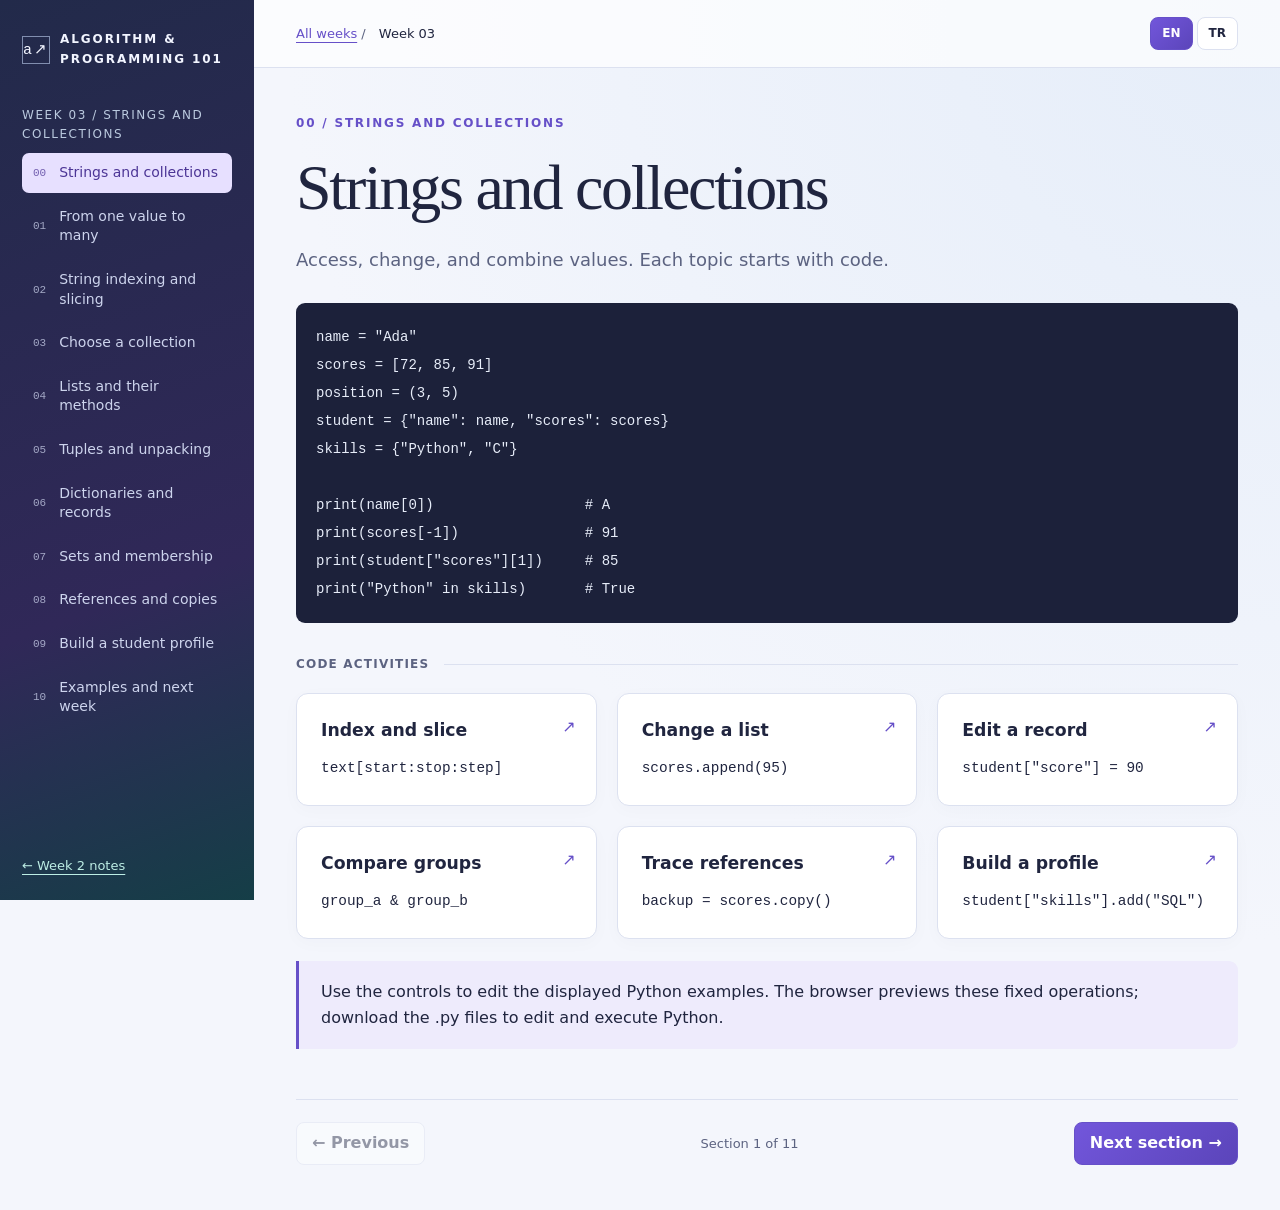
<file: week-03/index.html>
<!doctype html>
<html lang="en">
<head>
<meta charset="utf-8">
<meta name="viewport" content="width=device-width, initial-scale=1">
<meta name="description" content="Week 3: Python strings, lists, tuples, dictionaries, sets, and references through code and interactive examples.">
<title data-i18n>Week 03 · Strings and Collections</title>
<link rel="stylesheet" href="styles.css">
</head>
<body>
<a class="skip" href="#main" data-i18n>Skip to lesson</a>
<aside class="sidebar">
<div class="brand"><span class="brand-mark" aria-hidden="true">a↗</span><span data-i18n>ALGORITHM &amp; PROGRAMMING 101</span></div><p class="week-tag" data-i18n>Week 03 / Strings and collections</p>
<nav class="nav" aria-label="Lesson sections"><a href="#overview" aria-current="page"><span class="nav-num">00</span><span data-i18n>Strings and collections</span></a>
<a href="#recap"><span class="nav-num">01</span><span data-i18n>From one value to many</span></a>
<a href="#strings"><span class="nav-num">02</span><span data-i18n>String indexing and slicing</span></a>
<a href="#choosing"><span class="nav-num">03</span><span data-i18n>Choose a collection</span></a>
<a href="#lists"><span class="nav-num">04</span><span data-i18n>Lists and their methods</span></a>
<a href="#tuples"><span class="nav-num">05</span><span data-i18n>Tuples and unpacking</span></a>
<a href="#dictionaries"><span class="nav-num">06</span><span data-i18n>Dictionaries and records</span></a>
<a href="#sets"><span class="nav-num">07</span><span data-i18n>Sets and membership</span></a>
<a href="#references"><span class="nav-num">08</span><span data-i18n>References and copies</span></a>
<a href="#practice"><span class="nav-num">09</span><span data-i18n>Build a student profile</span></a>
<a href="#next"><span class="nav-num">10</span><span data-i18n>Examples and next week</span></a></nav><a class="week-link" href="../week-02/index.html" data-i18n>← Week 2 notes</a>
</aside>
<div class="workspace"><header class="topbar"><div class="breadcrumb"><a href="../index.html" data-i18n>All weeks</a> / <span data-i18n>Week 03</span></div>
<div class="language-switch" role="group" aria-label="Language / Dil"><button type="button" data-language="en" lang="en" aria-label="English" aria-pressed="true" disabled>EN</button><button type="button" data-language="tr" lang="tr" aria-label="Türkçe" aria-pressed="false" disabled>TR</button></div>
</header><main id="main" tabindex="-1">
<noscript><p class="callout">All code examples are readable without JavaScript. Enable JavaScript for interactive previews and EN/TR switching.<br>Kod örnekleri JavaScript olmadan okunabilir. Etkileşimli önizlemeler ve EN/TR geçişi için JavaScript’i etkinleştirin.</p>
</noscript>
<section class="lesson active" id="overview" aria-labelledby="overview-title">
<p class="eyebrow" data-i18n>00 / Strings and collections</p>

<h1 id="overview-title" tabindex="-1" data-i18n>Strings and collections</h1>
<p class="lead" data-i18n>Access, change, and combine values. Each topic starts with code.</p>
<pre><code>name = &quot;Ada&quot;
scores = [72, 85, 91]
position = (3, 5)
student = {&quot;name&quot;: name, &quot;scores&quot;: scores}
skills = {&quot;Python&quot;, &quot;C&quot;}

print(name[0])                  # A
print(scores[-1])               # 91
print(student[&quot;scores&quot;][1])     # 85
print(&quot;Python&quot; in skills)       # True</code></pre>
<div class="section-label"><span data-i18n>Code activities</span></div>
<div class="grid-3"><a class="card route-card" href="#strings"><h3 data-i18n>Index and slice</h3>
<code>text[start:stop:step]</code></a>
<a class="card route-card" href="#lists"><h3 data-i18n>Change a list</h3>
<code>scores.append(95)</code></a>
<a class="card route-card" href="#dictionaries"><h3 data-i18n>Edit a record</h3>
<code>student[&quot;score&quot;] = 90</code></a>
<a class="card route-card" href="#sets"><h3 data-i18n>Compare groups</h3>
<code>group_a &amp; group_b</code></a>
<a class="card route-card" href="#references"><h3 data-i18n>Trace references</h3>
<code>backup = scores.copy()</code></a>
<a class="card route-card" href="#practice"><h3 data-i18n>Build a profile</h3>
<code>student[&quot;skills&quot;].add(&quot;SQL&quot;)</code></a></div><p class="callout" data-i18n>Use the controls to edit the displayed Python examples. The browser previews these fixed operations; download the .py files to edit and execute Python.</p>

</section>

<section class="lesson" id="recap" aria-labelledby="recap-title">
<p class="eyebrow" data-i18n>01 / From one value to many</p>

<h2 id="recap-title" tabindex="-1" data-i18n>From one value to many</h2>
<p class="lead" data-i18n>Index 0 accesses the first item. Assigning an integer to first keeps that integer when the list changes.</p>
<div class="activity"><div class="activity-head"><h3 data-i18n>Trace / A value and a list</h3>
</div>
<div class="activity-body"><div class="trace-layout"><ol class="code-lines" id="recap-code"><li>score = 72</li>
<li>scores = [72, 85, 91]</li>
<li>first = scores[0]</li>
<li>scores[0] = 99</li>
<li>print(first)</li>
<li>print(scores)</li></ol><div><h3 data-i18n>Variables and objects</h3>
<div class="object-scene" id="recap-memory" aria-live="polite"></div>
<div class="output"><small data-i18n>Printed output</small><code id="recap-output" aria-live="polite">—</code></div></div></div>
<div class="controls"><button type="button" id="recap-step" class="primary" data-i18n>Step</button><button type="button" id="recap-run" data-i18n>Run</button><button type="button" id="recap-reset" data-i18n>Reset</button></div>
<div class="feedback" id="recap-feedback" role="status" data-i18n>Step through the code and follow the values.</div></div></div>
<div class="grid-2 examples"><div class="code-example"><h3 data-i18n>Inspect the types</h3>
<pre><code>print(type(72).__name__)            # int
print(type([72, 85]).__name__)       # list
print(type((3, 5)).__name__)         # tuple
print(type({&quot;name&quot;: &quot;Ada&quot;}).__name__) # dict
print(type({&quot;Python&quot;, &quot;C&quot;}).__name__) # set</code></pre>
</div>
<div class="code-example"><h3 data-i18n>Length and membership</h3>
<pre><code>scores = [72, 85, 72]
print(len(scores))    # 3
print(72 in scores)   # True
print(99 in scores)   # False
print(scores.count(72))  # 2</code></pre>
</div></div>
<div class="sample-links"><a href="src/collection_basics.py" download>collection_basics.py ↓</a></div>
</section>

<section class="lesson" id="strings" aria-labelledby="strings-title">
<p class="eyebrow" data-i18n>02 / String indexing and slicing</p>

<h2 id="strings-title" tabindex="-1" data-i18n>String indexing and slicing</h2>
<p class="lead" data-i18n>A single index selects one character; a slice produces a new string. A slice step cannot be zero.</p>
<div class="activity"><div class="activity-head"><h3 data-i18n>Lab / Select characters in code</h3>
</div>
<div class="activity-body"><div class="fields"><label class="field" for="string-text"><span data-i18n>Text</span><input id="string-text" type="text" value="PYTHON" maxlength="24"></label><label class="field" for="string-mode"><span data-i18n>Expression</span><select id="string-mode"><option value="index">text[index]</option><option value="slice">text[start:stop:step]</option><option value="member">part in text</option></select></label><label class="field" for="string-index"><span data-i18n>Index</span><input id="string-index" type="number" value="1" min="-99" max="99" step="1"></label><label class="field" for="slice-start"><span data-i18n>Start (blank = default)</span><input id="slice-start" type="number" value="1" min="-99" max="99" step="1"></label><label class="field" for="slice-stop"><span data-i18n>Stop (excluded)</span><input id="slice-stop" type="number" value="5" min="-99" max="99" step="1"></label><label class="field" for="slice-step"><span data-i18n>Slice step</span><input id="slice-step" type="number" value="2" min="-20" max="20" step="1"></label><label class="field" for="string-part"><span data-i18n>Part</span><input id="string-part" type="text" value="TH" maxlength="24"></label></div>
<div class="controls"><button type="button" id="string-run" class="primary" data-i18n>Run expression</button><button type="button" id="slice-reverse" data-i18n>Reverse slice</button><button type="button" id="slice-all" data-i18n>Full slice</button></div>
<div class="sequence-strip" id="string-cells" aria-label="Character indexes"></div><p class="help" data-i18n>Top: positive indexes. Bottom: negative indexes. Highlighted cells are read in the order shown in the result.</p>
<div class="grid-2"><pre id="string-code"><code>text = &quot;PYTHON&quot;
result = text[1]
print(repr(result))</code></pre>
<div><div class="output"><small data-i18n>Printed output</small><code id="string-output" aria-live="polite">—</code></div>
<div class="output"><small data-i18n>Result type</small><code id="string-type" aria-live="polite">—</code></div></div></div>
<div class="feedback" id="string-feedback" role="status" data-i18n>Change the inputs, predict the result, then run the example.</div></div></div>
<div class="grid-2 examples"><div class="code-example"><h3 data-i18n>Read a single character</h3>
<pre><code>text = &quot;PYTHON&quot;
print(text[0])     # P
print(text[-1])    # N
# text[6] raises IndexError
# text[0] = &quot;J&quot; raises TypeError</code></pre>
</div>
<div class="code-example"><h3 data-i18n>Stop is excluded</h3>
<pre><code>text = &quot;PYTHON&quot;
print(text[1:5])    # YTHO
print(text[:3])     # PYT
print(text[3:])     # HON
print(text[::2])    # PTO
print(text[::-1])   # NOHTYP
print(text[99:])    # empty string</code></pre>
</div>
<div class="code-example"><h3 data-i18n>Create a new string</h3>
<pre><code>text = &quot;cat&quot;
updated = &quot;b&quot; + text[1:]
print(text)       # cat
print(updated)    # bat</code></pre>
</div>
<div class="code-example"><h3 data-i18n>Strings and membership</h3>
<pre><code>filename = &quot;report.csv&quot;
print(filename[-3:])      # csv
print(&quot;port&quot; in filename) # True
print(&quot;CSV&quot; in filename)  # False
print(filename[:-4])      # report</code></pre>
</div></div>
<div class="sample-links"><a href="src/string_indexing.py" download>string_indexing.py ↓</a>
<a href="src/string_slicing.py" download>string_slicing.py ↓</a></div>
</section>

<section class="lesson" id="choosing" aria-labelledby="choosing-title">
<p class="eyebrow" data-i18n>03 / Choose a collection</p>

<h2 id="choosing-title" tabindex="-1" data-i18n>Choose a collection</h2>
<div class="grid-2 examples"><div class="code-example"><h3 data-i18n>list / Ordered items</h3>
<pre><code>scores = [80, 95, 80]
scores.append(100)
print(scores[0])   # 80
print(scores)      # [80, 95, 80, 100]</code></pre>
</div>
<div class="code-example"><h3 data-i18n>tuple / A fixed grouping</h3>
<pre><code>point = (3, 5)
x, y = point
print(x, y)        # 3 5
# point[0] = 9 raises TypeError</code></pre>
</div>
<div class="code-example"><h3 data-i18n>dict / Named values</h3>
<pre><code>student = {&quot;name&quot;: &quot;Ada&quot;, &quot;score&quot;: 90}
print(student[&quot;name&quot;])  # Ada
student[&quot;score&quot;] = 95
print(student[&quot;score&quot;]) # 95</code></pre>
</div>
<div class="code-example"><h3 data-i18n>set / Unique members</h3>
<pre><code>skills = {&quot;Python&quot;, &quot;C&quot;, &quot;Python&quot;}
print(len(skills))        # 2
print(&quot;Python&quot; in skills) # True
print(sorted(skills))     # [&#x27;C&#x27;, &#x27;Python&#x27;]</code></pre>
</div></div>
<div class="activity"><div class="activity-head"><h3 data-i18n>Practice / Match the requirement</h3>
</div>
<div class="activity-body"><div class="fields"><label class="field" for="choose-scenario"><span data-i18n>Requirement</span><select id="choose-scenario"><option value="scores">1</option><option value="point">2</option><option value="record">3</option><option value="unique">4</option></select></label></div><p id="choose-prompt" data-i18n>Store exam scores in their original order, including duplicates.</p>
<div class="controls"><button type="button" data-choice="list">list</button><button type="button" data-choice="tuple">tuple</button><button type="button" data-choice="dict">dict</button><button type="button" data-choice="set">set</button></div><pre id="choose-code"><code>scores = [80, 95, 80]</code></pre>
<div class="feedback" id="choose-feedback" role="status" data-i18n>Choose a type and explain your choice.</div></div></div><p class="callout" data-i18n>Lists and tuples use positions. Dictionaries preserve insertion order and use unique, hashable keys. Sets have no positional indexes or guaranteed display order.</p>

</section>

<section class="lesson" id="lists" aria-labelledby="lists-title">
<p class="eyebrow" data-i18n>04 / Lists and their methods</p>

<h2 id="lists-title" tabindex="-1" data-i18n>Lists and their methods</h2>
<p class="lead" data-i18n>List methods can change the same list. remove() deletes the first matching value; pop() removes and returns an item by index.</p>
<div class="activity"><div class="activity-head"><h3 data-i18n>Lab / Execute a list statement</h3>
</div>
<div class="activity-body"><div class="fields"><label class="field" for="list-operation"><span data-i18n>Statement</span><select id="list-operation"><option value="append">scores.append(value)</option><option value="extend">scores.extend([value, extra])</option><option value="insert">scores.insert(index, value)</option><option value="set">scores[index] = value</option><option value="remove">scores.remove(value)</option><option value="pop">scores.pop(index)</option><option value="sort">scores.sort()</option><option value="reverse">scores.reverse()</option></select></label><label class="field" for="list-value"><span data-i18n>Value</span><input id="list-value" type="number" value="95" min="-999" max="999" step="1"></label><label class="field" for="list-extra"><span data-i18n>Extra value</span><input id="list-extra" type="number" value="100" min="-999" max="999" step="1"></label><label class="field" for="list-index"><span data-i18n>Index</span><input id="list-index" type="number" value="0" min="-99" max="99" step="1"></label></div>
<div class="controls"><button type="button" id="list-apply" class="primary" data-i18n>Apply statement</button><button type="button" id="list-reset" data-i18n>Reset list</button></div><pre id="list-code"><code>scores = [72, 85, 72]
result = scores.append(95)
print(result)
print(scores)</code></pre>
<div class="sequence-strip" id="list-cells"></div>
<div class="grid-2"><div class="output"><small data-i18n>Returned value</small><code id="list-result" aria-live="polite">—</code></div>
<div class="output"><small data-i18n>Printed output</small><code id="list-output" aria-live="polite">—</code></div></div>
<div class="feedback" id="list-feedback" role="status" data-i18n>The list starts with three items. Apply several statements to build a program.</div><p class="help" data-i18n>Preview limit: 12 items and 20 successful statements. Reset starts a new program.</p>
<details><summary data-i18n>Program so far</summary><pre id="list-history"><code>scores = [72, 85, 72]</code></pre>
</details></div></div>
<div class="grid-2 examples"><div class="code-example"><h3 data-i18n>append versus extend</h3>
<pre><code>a = [1, 2]
a.append([3, 4])
print(a)  # [1, 2, [3, 4]]

b = [1, 2]
b.extend([3, 4])
print(b)  # [1, 2, 3, 4]</code></pre>
</div>
<div class="code-example"><h3 data-i18n>remove versus pop</h3>
<pre><code>scores = [72, 85, 72]
result = scores.remove(72)
print(result)  # None
print(scores)  # [85, 72]
last = scores.pop()
print(last)    # 72
print(scores)  # [85]</code></pre>
</div>
<div class="code-example"><h3 data-i18n>sort versus sorted</h3>
<pre><code>scores = [91, 72, 85]
ordered = sorted(scores)
print(scores)   # [91, 72, 85]
print(ordered)  # [72, 85, 91]
result = scores.sort()
print(result)   # None
print(scores)   # [72, 85, 91]</code></pre>
</div>
<div class="code-example"><h3 data-i18n>Index, slice, and aggregate</h3>
<pre><code>scores = [72, 85, 91]
print(scores[-1])       # 91
print(scores[:2])       # [72, 85]
scores[1] = 90
print(sum(scores))      # 253
print(min(scores))      # 72
print(max(scores))      # 91</code></pre>
</div></div>
<div class="sample-links"><a href="src/list_operations.py" download>list_operations.py ↓</a></div>
</section>

<section class="lesson" id="tuples" aria-labelledby="tuples-title">
<p class="eyebrow" data-i18n>05 / Tuples and unpacking</p>

<h2 id="tuples-title" tabindex="-1" data-i18n>Tuples and unpacking</h2>
<p class="lead" data-i18n>A tuple keeps its item references fixed. Unpacking assigns each item to a variable; the counts must match.</p>
<div class="activity"><div class="activity-head"><h3 data-i18n>Trace / Unpack coordinates</h3>
</div>
<div class="activity-body"><div class="fields"><label class="field" for="tuple-x"><span data-i18n>First coordinate</span><input id="tuple-x" type="number" value="3" min="-99" max="99" step="1"></label><label class="field" for="tuple-y"><span data-i18n>Second coordinate</span><input id="tuple-y" type="number" value="5" min="-99" max="99" step="1"></label></div>
<div class="trace-layout"><ol class="code-lines" id="tuple-code"><li>point = (3, 5)</li>
<li>x, y = point</li>
<li>print(x)</li>
<li>print(y)</li></ol><div><h3 data-i18n>Variables and objects</h3>
<div class="object-scene" id="tuple-memory" aria-live="polite"></div>
<div class="output"><small data-i18n>Printed output</small><code id="tuple-output" aria-live="polite">—</code></div></div></div>
<div class="controls"><button type="button" id="tuple-step" class="primary" data-i18n>Step</button><button type="button" id="tuple-run" data-i18n>Run</button><button type="button" id="tuple-reset" data-i18n>Reset</button></div>
<div class="feedback" id="tuple-feedback" role="status" data-i18n>Step through the code and follow the values.</div></div></div>
<div class="activity"><div class="activity-head"><h3 data-i18n>Lab / A comma changes the type</h3>
</div>
<div class="activity-body"><div class="fields"><label class="field" for="tuple-expression"><span data-i18n>Expression</span><select id="tuple-expression"><option value="group">(5)</option><option value="single">(5,)</option><option value="empty">()</option><option value="pair">(3, 5)</option><option value="error">point[0] = 9</option><option value="unpack">x, y, z = (3, 5)</option></select></label></div><pre id="tuple-check-code"><code>value = (5)
print(type(value).__name__)</code></pre>
<div class="controls"><button type="button" id="tuple-check" class="primary" data-i18n>Run example</button></div>
<div class="output"><small data-i18n>Printed output</small><code id="tuple-check-output" aria-live="polite">—</code></div>
<div class="feedback" id="tuple-check-feedback" role="status" data-i18n>Change the inputs, predict the result, then run the example.</div></div></div>
<div class="grid-2 examples"><div class="code-example"><h3 data-i18n>Unpack a record</h3>
<pre><code>record = (1042, &quot;Ada&quot;, 90)
student_id, name, score = record
print(name, score)  # Ada 90
print(record[1:])   # (&#x27;Ada&#x27;, 90)</code></pre>
</div>
<div class="code-example"><h3 data-i18n>An inner list can change</h3>
<pre><code>record = (&quot;Ada&quot;, [80, 90])
record[1].append(100)
print(record)  # (&#x27;Ada&#x27;, [80, 90, 100])
# record[1] = [100] raises TypeError
# The tuple still refers to the same list.</code></pre>
</div></div>
<div class="sample-links"><a href="src/tuple_unpacking.py" download>tuple_unpacking.py ↓</a></div>
</section>

<section class="lesson" id="dictionaries" aria-labelledby="dictionaries-title">
<p class="eyebrow" data-i18n>06 / Dictionaries and records</p>

<h2 id="dictionaries-title" tabindex="-1" data-i18n>Dictionaries and records</h2>
<p class="lead" data-i18n>Use a key to access a value. In a dictionary, in checks keys, and get() can supply a default for a missing key.</p>
<div class="activity"><div class="activity-head"><h3 data-i18n>Lab / Read and update a record</h3>
</div>
<div class="activity-body"><div class="fields"><label class="field" for="dict-operation"><span data-i18n>Statement</span><select id="dict-operation"><option value="read">student[key]</option><option value="get">student.get(key, &quot;Not found&quot;)</option><option value="set">student[key] = value</option><option value="del">del student[key]</option><option value="in">key in student</option><option value="keys">list(student.keys())</option><option value="values">list(student.values())</option><option value="items">list(student.items())</option></select></label><label class="field" for="dict-key"><span data-i18n>Key</span><input id="dict-key" type="text" value="score" maxlength="24"></label><label class="field" for="dict-value-type"><span data-i18n>Value type</span><select id="dict-value-type"><option value="int">int</option><option value="str">str</option></select></label><label class="field" for="dict-value"><span data-i18n>Value</span><input id="dict-value" type="text" value="95" maxlength="30"></label></div>
<div class="controls"><button type="button" id="dict-apply" class="primary" data-i18n>Apply statement</button><button type="button" id="dict-reset" data-i18n>Reset record</button></div><pre id="dict-code"><code>student = {&quot;name&quot;: &quot;Ada&quot;, &quot;score&quot;: 90}
result = student[&quot;score&quot;]
print(result)</code></pre>
<div id="dict-cells" class="dictionary-grid"></div>
<div class="output"><small data-i18n>Printed output</small><code id="dict-output" aria-live="polite">—</code></div>
<div class="feedback" id="dict-feedback" role="status" data-i18n>Keys are unique. Assigning an existing key replaces its value.</div><p class="help" data-i18n>Preview limit: 8 keys. Keys are strings; values are strings or whole numbers.</p>
</div></div>
<div class="grid-2 examples"><div class="code-example"><h3 data-i18n>A missing key</h3>
<pre><code>student = {&quot;name&quot;: &quot;Ada&quot;}
print(student.get(&quot;city&quot;, &quot;Unknown&quot;)) # Unknown
print(student.get(&quot;city&quot;))            # None
print(&quot;city&quot; in student)              # False
# student[&quot;city&quot;] raises KeyError</code></pre>
</div>
<div class="code-example"><h3 data-i18n>Membership checks keys</h3>
<pre><code>student = {&quot;name&quot;: &quot;Ada&quot;, &quot;score&quot;: 90}
print(&quot;name&quot; in student)           # True
print(&quot;Ada&quot; in student)            # False
print(&quot;Ada&quot; in student.values())   # True
print(list(student.keys()))        # [&#x27;name&#x27;, &#x27;score&#x27;]</code></pre>
</div>
<div class="code-example"><h3 data-i18n>Update, insert, delete</h3>
<pre><code>student = {&quot;name&quot;: &quot;Ada&quot;, &quot;score&quot;: 90}
student[&quot;score&quot;] = 95
student[&quot;city&quot;] = &quot;Ankara&quot;
del student[&quot;city&quot;]
print(student)
# {&#x27;name&#x27;: &#x27;Ada&#x27;, &#x27;score&#x27;: 95}</code></pre>
</div>
<div class="code-example"><h3 data-i18n>Access nested values</h3>
<pre><code>student = {&quot;name&quot;: &quot;Ada&quot;, &quot;scores&quot;: [80, 90]}
student[&quot;scores&quot;].append(100)
print(student[&quot;scores&quot;][0])  # 80
print(sum(student[&quot;scores&quot;])) # 270</code></pre>
</div></div>
<div class="sample-links"><a href="src/dictionary_records.py" download>dictionary_records.py ↓</a></div>
</section>

<section class="lesson" id="sets" aria-labelledby="sets-title">
<p class="eyebrow" data-i18n>07 / Sets and membership</p>

<h2 id="sets-title" tabindex="-1" data-i18n>Sets and membership</h2>
<p class="lead" data-i18n>A set keeps each distinct member once. The highlighted regions show the result of the selected operation.</p>
<div class="activity"><div class="activity-head"><h3 data-i18n>Lab / Compare two groups</h3>
</div>
<div class="activity-body"><div class="fields"><label class="field" for="set-a"><span data-i18n>Group A (comma-separated numbers)</span><input id="set-a" type="text" value="1, 2, 3, 3" maxlength="80"></label><label class="field" for="set-b"><span data-i18n>Group B (comma-separated numbers)</span><input id="set-b" type="text" value="3, 4, 5" maxlength="80"></label><label class="field" for="set-operation"><span data-i18n>Expression</span><select id="set-operation"><option value="union">a | b</option><option value="intersection">a &amp; b</option><option value="difference">a - b</option><option value="symmetric">a ^ b</option><option value="add">a.add(value)</option><option value="discard">a.discard(value)</option><option value="member">value in a</option></select></label><label class="field" for="set-value"><span data-i18n>Value</span><input id="set-value" type="number" value="3" min="-99" max="99" step="1"></label></div>
<div class="controls"><button type="button" id="set-run" class="primary" data-i18n>Run example</button></div><pre id="set-code"><code>a = {1, 2, 3, 3}
b = {3, 4, 5}
result = a | b
print(sorted(result))</code></pre>
<div class="set-regions"><div><h3 data-i18n>Only A</h3>
<div id="set-only-a" class="set-items"></div></div>
<div><h3 data-i18n>Both</h3>
<div id="set-both" class="set-items"></div></div>
<div><h3 data-i18n>Only B</h3>
<div id="set-only-b" class="set-items"></div></div></div>
<div class="output"><small data-i18n>Printed output</small><code id="set-output" aria-live="polite">—</code></div>
<div class="feedback" id="set-feedback" role="status" data-i18n>Change the inputs, predict the result, then run the example.</div><p class="help" data-i18n>Up to 10 whole numbers per input, from −99 to 99. Each run starts from these inputs. sorted() makes the output predictable; it returns a list.</p>
</div></div>
<div class="grid-2 examples"><div class="code-example"><h3 data-i18n>Remove duplicate values</h3>
<pre><code>names = [&quot;Ada&quot;, &quot;Lin&quot;, &quot;Ada&quot;]
unique = set(names)
print(len(unique))     # 2
print(sorted(unique))  # [&#x27;Ada&#x27;, &#x27;Lin&#x27;]</code></pre>
</div>
<div class="code-example"><h3 data-i18n>An empty set</h3>
<pre><code>a = {}       # empty dictionary
b = set()    # empty set
print(type(a).__name__)  # dict
print(type(b).__name__)  # set
b.add(&quot;Python&quot;)
b.discard(&quot;C&quot;)  # no error if absent</code></pre>
</div>
<div class="code-example"><h3 data-i18n>Compare course groups</h3>
<pre><code>python = {&quot;Ada&quot;, &quot;Lin&quot;}
robotics = {&quot;Lin&quot;, &quot;Sam&quot;}
print(sorted(python &amp; robotics)) # [&#x27;Lin&#x27;]
print(sorted(python - robotics)) # [&#x27;Ada&#x27;]
print(sorted(python | robotics)) # [&#x27;Ada&#x27;, &#x27;Lin&#x27;, &#x27;Sam&#x27;]</code></pre>
</div>
<div class="code-example"><h3 data-i18n>Members must be hashable</h3>
<pre><code>points = {(1, 2), (3, 4)}
print((1, 2) in points)  # True
# {[1, 2]} raises TypeError: lists are unhashable
# points[0] raises TypeError: no positional index</code></pre>
</div></div>
<div class="sample-links"><a href="src/set_operations.py" download>set_operations.py ↓</a></div>
</section>

<section class="lesson" id="references" aria-labelledby="references-title">
<p class="eyebrow" data-i18n>08 / References and copies</p>

<h2 id="references-title" tabindex="-1" data-i18n>References and copies</h2>
<p class="lead" data-i18n>Assignment gives another name to the same object. Compare it with copy() one line at a time.</p>
<div class="activity"><div class="activity-head"><h3 data-i18n>Trace / Two names, which objects?</h3>
</div>
<div class="activity-body"><div class="fields"><label class="field" for="refs-mode"><span data-i18n>Program</span><select id="refs-mode"><option value="alias">backup = scores</option><option value="copy">backup = scores.copy()</option><option value="nested">backup = groups.copy()</option></select></label></div>
<div class="trace-layout"><ol class="code-lines" id="refs-code"><li>scores = [80, 90]</li>
<li>backup = scores</li>
<li>scores.append(100)</li>
<li>print(scores)</li>
<li>print(backup)</li>
<li>print(scores is backup)</li></ol><div><h3 data-i18n>Variables and objects</h3>
<div class="object-scene" id="refs-memory" aria-live="polite"></div>
<div class="output"><small data-i18n>Printed output</small><code id="refs-output" aria-live="polite">—</code></div></div></div>
<div class="controls"><button type="button" id="refs-step" class="primary" data-i18n>Step</button><button type="button" id="refs-run" data-i18n>Run</button><button type="button" id="refs-reset" data-i18n>Reset</button></div>
<div class="feedback" id="refs-feedback" role="status" data-i18n>Step through the code and follow the values.</div></div></div><p class="callout" data-i18n>Object labels identify objects in the diagram; they are not real memory addresses. is checks identity; == compares values. A shallow copy creates a new outer collection and shares references to its items.</p>
<div class="grid-2 examples"><div class="code-example"><h3 data-i18n>Equal values, distinct lists</h3>
<pre><code>a = [80, 90]
b = a.copy()
print(a == b)  # True
print(a is b)  # False
b[0] = 0
print(a)       # [80, 90]
print(b)       # [0, 90]</code></pre>
</div>
<div class="code-example"><h3 data-i18n>A new outer list, shared inner list</h3>
<pre><code>groups = [[80, 90], [70]]
backup = groups.copy()
backup[0].append(100)
print(groups[0])            # [80, 90, 100]
print(groups is backup)     # False
print(groups[0] is backup[0]) # True</code></pre>
</div></div>
<div class="sample-links"><a href="src/references_and_copies.py" download>references_and_copies.py ↓</a>
<a href="src/shallow_copy.py" download>shallow_copy.py ↓</a></div>
</section>

<section class="lesson" id="practice" aria-labelledby="practice-title">
<p class="eyebrow" data-i18n>09 / Build a student profile</p>

<h2 id="practice-title" tabindex="-1" data-i18n>Build a student profile</h2>
<p class="lead" data-i18n>Change the scores in the controls, predict the average, and trace the full program.</p>
<div class="activity"><div class="activity-head"><h3 data-i18n>Trace / A dictionary containing collections</h3>
</div>
<div class="activity-body"><div class="fields"><label class="field" for="profile-first"><span data-i18n>First score</span><input id="profile-first" type="number" value="80" min="0" max="100" step="1"></label><label class="field" for="profile-second"><span data-i18n>Second score</span><input id="profile-second" type="number" value="90" min="0" max="100" step="1"></label><label class="field" for="profile-new"><span data-i18n>New score</span><input id="profile-new" type="number" value="100" min="0" max="100" step="1"></label></div>
<div class="trace-layout"><ol class="code-lines" id="profile-code"><li>student = {&quot;name&quot;: &quot;Ada&quot;, &quot;scores&quot;: [80, 90], &quot;skills&quot;: {&quot;Python&quot;}}</li>
<li>student[&quot;scores&quot;].append(100)</li>
<li>student[&quot;skills&quot;].add(&quot;SQL&quot;)</li>
<li>average = sum(student[&quot;scores&quot;]) / len(student[&quot;scores&quot;])</li>
<li>print(student[&quot;name&quot;])</li>
<li>print(student[&quot;scores&quot;])</li>
<li>print(sorted(student[&quot;skills&quot;]))</li>
<li>print(f&quot;Average: {average:.1f}&quot;)</li></ol><div><h3 data-i18n>Variables and objects</h3>
<div class="object-scene" id="profile-memory" aria-live="polite"></div>
<div class="output"><small data-i18n>Printed output</small><code id="profile-output" aria-live="polite">—</code></div></div></div>
<div class="controls"><button type="button" id="profile-step" class="primary" data-i18n>Step</button><button type="button" id="profile-run" data-i18n>Run</button><button type="button" id="profile-reset" data-i18n>Reset</button></div>
<div class="feedback" id="profile-feedback" role="status" data-i18n>Step through the code and follow the values.</div></div></div><details><summary data-i18n>Your turn / Extend the program</summary><p data-i18n>Add a city, replace the first score, and check whether Python is among the skills. Run your edited file, then compare with this solution.</p>
<pre><code>student[&quot;city&quot;] = &quot;Ankara&quot;
student[&quot;scores&quot;][0] = 85
has_python = &quot;Python&quot; in student[&quot;skills&quot;]
print(student[&quot;city&quot;])
print(student[&quot;scores&quot;])
print(has_python)</code></pre>
</details><div class="activity"><div class="activity-head"><h3 data-i18n>Practice / Read the code before running</h3>
</div>
<div class="activity-body"><fieldset class="quiz-question" data-answer="0" data-feedback="A step of 2 selects indexes 1 and 3."><legend><span data-i18n>Predict the output</span></legend><pre><code>text = &quot;PYTHON&quot;
print(text[1:5:2])</code></pre>
<label><input type="radio" name="quiz-slice" value="0"><code>YH</code></label><label><input type="radio" name="quiz-slice" value="1"><code>YT</code></label><label><input type="radio" name="quiz-slice" value="2"><code>YTHO</code></label><p class="quiz-answer" id="quiz-slice-feedback" hidden></p>
</fieldset><fieldset class="quiz-question" data-answer="2" data-feedback="append changes the list and returns None."><legend><span data-i18n>Predict the output</span></legend><pre><code>scores = [80]
result = scores.append(90)
print(result)</code></pre>
<label><input type="radio" name="quiz-append" value="0"><code>[80, 90]</code></label><label><input type="radio" name="quiz-append" value="1"><code>90</code></label><label><input type="radio" name="quiz-append" value="2"><code>None</code></label><p class="quiz-answer" id="quiz-append-feedback" hidden></p>
</fieldset><fieldset class="quiz-question" data-answer="1" data-feedback="The comma makes a single-element tuple: (5,)."><legend><span data-i18n>Predict the output</span></legend><pre><code>value = (5)
print(type(value).__name__)</code></pre>
<label><input type="radio" name="quiz-tuple" value="0"><code>tuple</code></label><label><input type="radio" name="quiz-tuple" value="1"><code>int</code></label><label><input type="radio" name="quiz-tuple" value="2"><code>list</code></label><p class="quiz-answer" id="quiz-tuple-feedback" hidden></p>
</fieldset><fieldset class="quiz-question" data-answer="2" data-feedback="get returns the supplied default when the key is absent."><legend><span data-i18n>Predict the output</span></legend><pre><code>student = {&quot;name&quot;: &quot;Ada&quot;}
print(student.get(&quot;score&quot;, 0))</code></pre>
<label><input type="radio" name="quiz-dict" value="0"><code>KeyError</code></label><label><input type="radio" name="quiz-dict" value="1"><code>None</code></label><label><input type="radio" name="quiz-dict" value="2"><code>0</code></label><p class="quiz-answer" id="quiz-dict-feedback" hidden></p>
</fieldset><fieldset class="quiz-question" data-answer="1" data-feedback="Both names refer to the same list."><legend><span data-i18n>Predict the output</span></legend><pre><code>a = [1, 2]
b = a
b.append(3)
print(a)</code></pre>
<label><input type="radio" name="quiz-alias" value="0"><code>[1, 2]</code></label><label><input type="radio" name="quiz-alias" value="1"><code>[1, 2, 3]</code></label><label><input type="radio" name="quiz-alias" value="2"><code>[3]</code></label><p class="quiz-answer" id="quiz-alias-feedback" hidden></p>
</fieldset><button type="button" id="quiz-check" class="primary" data-i18n>Check answers</button><div class="feedback" id="quiz-feedback" role="status" data-i18n>Select an answer for each program.</div></div></div>
<div class="sample-links"><a href="src/student_profile.py" download>student_profile.py ↓</a></div>
</section>

<section class="lesson" id="next" aria-labelledby="next-title">
<p class="eyebrow" data-i18n>10 / Examples and next week</p>

<h2 id="next-title" tabindex="-1" data-i18n>Examples and next week</h2>
<h3 data-i18n>Download and edit the examples</h3>
<div class="sample-links"><a href="src/collection_basics.py" download>collection_basics.py ↓</a>
<a href="src/string_indexing.py" download>string_indexing.py ↓</a>
<a href="src/string_slicing.py" download>string_slicing.py ↓</a>
<a href="src/list_operations.py" download>list_operations.py ↓</a>
<a href="src/tuple_unpacking.py" download>tuple_unpacking.py ↓</a>
<a href="src/dictionary_records.py" download>dictionary_records.py ↓</a>
<a href="src/set_operations.py" download>set_operations.py ↓</a>
<a href="src/references_and_copies.py" download>references_and_copies.py ↓</a>
<a href="src/shallow_copy.py" download>shallow_copy.py ↓</a>
<a href="src/student_profile.py" download>student_profile.py ↓</a></div><h3 data-i18n>Next: processing every item</h3>
<div class="grid-2 examples"><div class="code-example"><h3 data-i18n>This week / Access known positions</h3>
<pre><code>scores = [80, 90, 100]
print(scores[0])
print(scores[1])
print(scores[2])</code></pre>
</div>
<div class="code-example"><h3 data-i18n>Week 4 preview / Repeat the operation</h3>
<pre><code>scores = [80, 90, 100]
for score in scores:
    print(score)</code></pre>
</div></div><p class="callout" data-i18n>Next week: for, while, range(), and accumulating results. This week’s exercises use direct access and collection methods.</p>
<p class="references"><span data-i18n>Python documentation:</span> <a href="https://docs.python.org/3/tutorial/datastructures.html" target="_blank" rel="noopener noreferrer">Data structures</a> · <a href="https://docs.python.org/3/library/stdtypes.html#common-sequence-operations" target="_blank" rel="noopener noreferrer">Sequence operations</a></p>

</section>
<footer class="lesson-footer"><button type="button" id="previous-section" data-i18n>← Previous</button><small id="section-position"></small><button type="button" id="next-section" class="primary" data-i18n>Next section →</button></footer>
</main></div>
<script src="translations.js"></script>
<script src="app.js"></script>
</body>
</html>
</file>
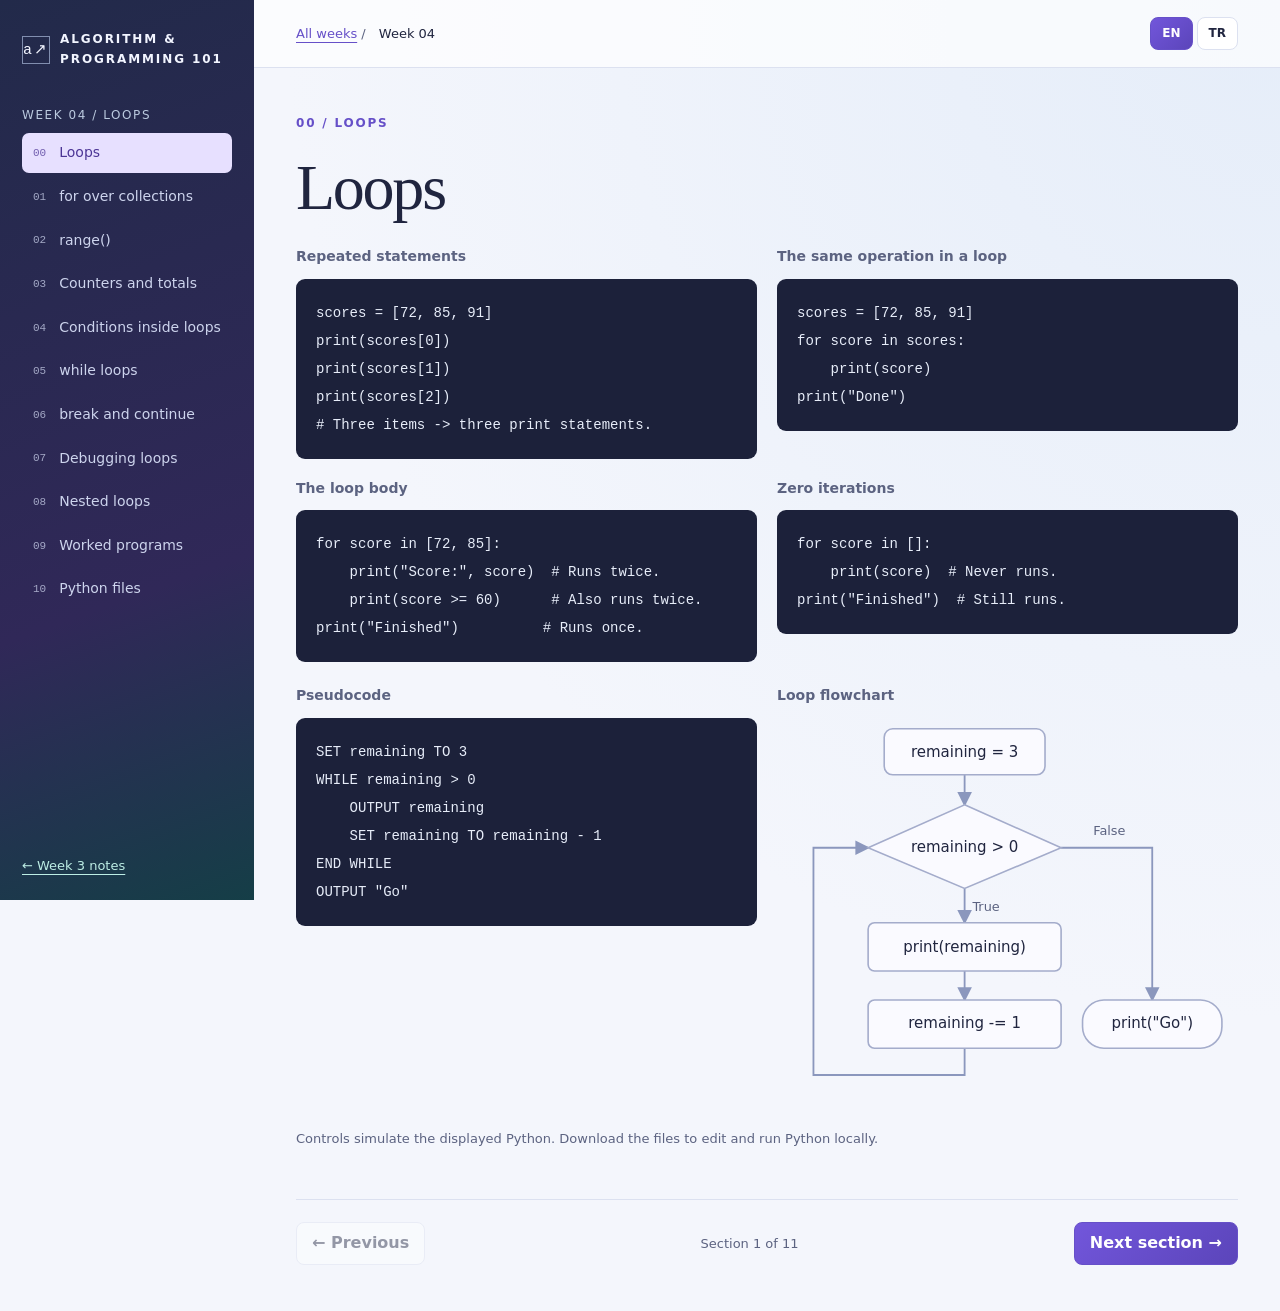
<file: week-04/index.html>
<!doctype html>
<html lang="en">
<head>
<meta charset="utf-8">
<meta name="viewport" content="width=device-width, initial-scale=1">
<meta name="description" content="Week 4: Python loops, code examples, and interactive execution traces.">
<title data-i18n>Week 04 · Loops</title>
<link rel="stylesheet" href="styles.css">
</head>
<body>
<a class="skip" href="#main" data-i18n>Skip to lesson</a>
<aside class="sidebar">
<div class="brand"><span class="brand-mark" aria-hidden="true">a↗</span><span data-i18n>ALGORITHM &amp; PROGRAMMING 101</span></div>
<p data-i18n class="week-tag">Week 04 / Loops</p>
<nav class="nav" aria-label="Lesson sections"><a href="#overview" aria-current="page"><span class="nav-num">00</span><span data-i18n>Loops</span></a>
<a href="#for"><span class="nav-num">01</span><span data-i18n>for over collections</span></a>
<a href="#range"><span class="nav-num">02</span><span data-i18n>range()</span></a>
<a href="#accumulators"><span class="nav-num">03</span><span data-i18n>Counters and totals</span></a>
<a href="#conditions"><span class="nav-num">04</span><span data-i18n>Conditions inside loops</span></a>
<a href="#while"><span class="nav-num">05</span><span data-i18n>while loops</span></a>
<a href="#control"><span class="nav-num">06</span><span data-i18n>break and continue</span></a>
<a href="#debugging"><span class="nav-num">07</span><span data-i18n>Debugging loops</span></a>
<a href="#nested"><span class="nav-num">08</span><span data-i18n>Nested loops</span></a>
<a href="#practice"><span class="nav-num">09</span><span data-i18n>Worked programs</span></a>
<a href="#examples"><span class="nav-num">10</span><span data-i18n>Python files</span></a></nav>
<a data-i18n class="week-link" href="../week-03/index.html">← Week 3 notes</a>
</aside>
<div class="workspace"><header class="topbar">
<div class="breadcrumb"><a data-i18n href="../index.html#week-04">All weeks</a> / <span data-i18n>Week 04</span></div>
<div class="language-switch" role="group" aria-label="Language / Dil"><button type="button" data-language="en" lang="en" aria-label="English" aria-pressed="true" disabled>EN</button><button type="button" data-language="tr" lang="tr" aria-label="Türkçe" aria-pressed="false" disabled>TR</button></div>
</header><main id="main" tabindex="-1">
<noscript><p>Code is readable without JavaScript. Enable it for interactive traces and EN/TR switching.<br>Kodlar JavaScript olmadan okunabilir. Etkileşimli izleme ve EN/TR geçişi için JavaScript’i etkinleştirin.</p></noscript>
<section class="lesson active" id="overview" aria-labelledby="overview-title">
<p data-i18n class="eyebrow">00 / Loops</p>
<h1 data-i18n id="overview-title" tabindex="-1">Loops</h1>
<div class="grid-2 examples">
<div class="code-example"><h3 data-i18n>Repeated statements</h3>
<pre><code>scores = [72, 85, 91]
print(scores[0])
print(scores[1])
print(scores[2])
# Three items -&gt; three print statements.</code></pre>
</div>
<div class="code-example"><h3 data-i18n>The same operation in a loop</h3>
<pre><code>scores = [72, 85, 91]
for score in scores:
    print(score)
print(&quot;Done&quot;)</code></pre>
</div>
<div class="code-example"><h3 data-i18n>The loop body</h3>
<pre><code>for score in [72, 85]:
    print(&quot;Score:&quot;, score)  # Runs twice.
    print(score &gt;= 60)      # Also runs twice.
print(&quot;Finished&quot;)          # Runs once.</code></pre>
</div>
<div class="code-example"><h3 data-i18n>Zero iterations</h3>
<pre><code>for score in []:
    print(score)  # Never runs.
print(&quot;Finished&quot;)  # Still runs.</code></pre>
</div>
</div><div class="grid-2 examples"><div class="code-example"><h3 data-i18n>Pseudocode</h3>
<pre><code>SET remaining TO 3
WHILE remaining &gt; 0
    OUTPUT remaining
    SET remaining TO remaining - 1
END WHILE
OUTPUT &quot;Go&quot;</code></pre>
</div><div class="code-example"><h3 data-i18n>Loop flowchart</h3>
<svg class="flowchart" viewBox="0 0 430 360" role="img" aria-labelledby="flow-title">
<title id="flow-title">remaining = 3; while remaining &gt; 0: print, subtract, repeat; otherwise exit</title>
<defs><marker id="arrow" markerWidth="8" markerHeight="8" refX="7" refY="4" orient="auto"><path d="M0,0 L8,4 L0,8" fill="#8b97bd"/></marker></defs>
<g class="edge" marker-end="url(#arrow)"><path d="M175 53 V81"/><path d="M175 159 V191"/><path d="M175 236 V263"/><path d="M175 308 V333 H34 V121 H85"/><path d="M265 121 H350 V263"/></g>
<rect class="node" x="100" y="10" width="150" height="43" rx="8"/><text x="175" y="32">remaining = 3</text>
<path class="node" d="M175 81 L265 121 L175 159 L85 121 Z"/><text x="175" y="121">remaining &gt; 0</text>
<text class="branch-label" x="195" y="177">True</text><text class="branch-label" x="310" y="106">False</text>
<rect class="node" x="85" y="191" width="180" height="45" rx="6"/><text x="175" y="214">print(remaining)</text>
<rect class="node" x="85" y="263" width="180" height="45" rx="6"/><text x="175" y="285">remaining -= 1</text>
<rect class="node" x="285" y="263" width="130" height="45" rx="20"/><text x="350" y="285">print("Go")</text></svg></div></div><p data-i18n class="help">Controls simulate the displayed Python. Download the files to edit and run Python locally.</p>
</section>

<section class="lesson" id="for" aria-labelledby="for-title">
<p data-i18n class="eyebrow">01 / for over collections</p>
<h2 data-i18n id="for-title" tabindex="-1">for over collections</h2>
<div class="grid-2 examples">
<div class="code-example"><h3 data-i18n>List items</h3>
<pre><code>scores = [72, 85, 91]
for score in scores:
    print(score)
print(&quot;Done&quot;)</code></pre>
</div>
<div class="code-example"><h3 data-i18n>Characters</h3>
<pre><code>for character in &quot;CODE&quot;:
    print(character)
# C, O, D, E on separate lines.</code></pre>
</div>
<div class="code-example"><h3 data-i18n>Tuple unpacking</h3>
<pre><code>points = [(2, 3), (4, 1)]
for x, y in points:
    print(x + y)  # 5, then 5</code></pre>
</div>
<div class="code-example"><h3 data-i18n>Dictionary keys and values</h3>
<pre><code>student = {&quot;name&quot;: &quot;Ada&quot;, &quot;score&quot;: 90}
for key in student:
    print(key)  # name, then score
for value in student.values():
    print(value)  # Ada, then 90</code></pre>
</div>
<div class="code-example"><h3 data-i18n>Dictionary items</h3>
<pre><code>scores = {&quot;Ada&quot;: 90, &quot;Lin&quot;: 75}
for name, score in scores.items():
    print(name, score)
# Ada 90
# Lin 75</code></pre>
</div>
<div class="code-example"><h3 data-i18n>Set order</h3>
<pre><code>skills = {&quot;Python&quot;, &quot;C&quot;, &quot;SQL&quot;}
# A set has no guaranteed iteration order.
for skill in sorted(skills):
    print(skill)  # C, Python, SQL</code></pre>
</div>
</div><div class="activity" id="for-lab">
<div class="activity-head"><h3 data-i18n>Trace the collection</h3><span class="activity-tag">Python</span></div>
<div class="activity-body"><div class="fields"><label class="field" for="for-kind"><span data-i18n>Collection</span><select id="for-kind"><option data-i18n value="list">list</option><option data-i18n value="string">str</option><option data-i18n value="tuple">tuple</option><option data-i18n value="keys">dict.keys()</option><option data-i18n value="values">dict.values()</option><option data-i18n value="items">dict.items()</option><option data-i18n value="set">sorted(set)</option></select></label></div>
<div class="trace-layout"><ol class="code-lines" id="for-code"><li>scores = [72, 85, 91]</li><li>for score in scores:</li><li>    print(score)</li><li>print(&quot;Done&quot;)</li></ol>
<div class="trace-state"><h3><span data-i18n>Variables</span></h3><div class="variable-grid" id="for-variables"></div>
<div class="iteration-cells" id="for-cells"></div>
<div class="output"><small><span data-i18n>Printed output</span></small><code id="for-output" aria-live="polite">—</code></div></div></div>
<div class="controls"><button data-i18n type="button" id="for-back">Back</button><button data-i18n type="button" id="for-step" class="primary">Step</button><button data-i18n type="button" id="for-run">Run</button><button data-i18n type="button" id="for-finish">Show result</button><button data-i18n type="button" id="for-reset">Reset</button></div>
<p class="trace-status" id="for-status" role="status"></p></div></div><div class="sample-links"><a href="src/for_collections.py" download>for_collections.py ↓</a></div>
</section>

<section class="lesson" id="range" aria-labelledby="range-title">
<p data-i18n class="eyebrow">02 / range()</p>
<h2 data-i18n id="range-title" tabindex="-1">range()</h2>
<div class="grid-2 examples">
<div class="code-example"><h3 data-i18n>Start at zero</h3>
<pre><code>for number in range(4):
    print(number)  # 0, 1, 2, 3
# 4 is excluded.</code></pre>
</div>
<div class="code-example"><h3 data-i18n>Choose the start</h3>
<pre><code>for number in range(2, 5):
    print(number)  # 2, 3, 4</code></pre>
</div>
<div class="code-example"><h3 data-i18n>Positive steps</h3>
<pre><code>for number in range(2, 10, 2):
    print(number)  # 2, 4, 6, 8</code></pre>
</div>
<div class="code-example"><h3 data-i18n>Count backward</h3>
<pre><code>for number in range(5, 0, -1):
    print(number)  # 5, 4, 3, 2, 1</code></pre>
</div>
<div class="code-example"><h3 data-i18n>Empty ranges</h3>
<pre><code>print(list(range(3, 3)))      # []
print(list(range(5, 0, 1)))   # []
print(list(range(0, 5, -1)))  # []
# range(0, 5, 0) raises ValueError.</code></pre>
</div>
<div class="code-example"><h3 data-i18n>Items with positions</h3>
<pre><code>names = [&quot;Ada&quot;, &quot;Lin&quot;, &quot;Sam&quot;]
for index in range(len(names)):
    print(index, names[index])
# 0 Ada / 1 Lin / 2 Sam</code></pre>
</div>
</div><div class="activity" id="range-lab">
<div class="activity-head"><h3 data-i18n>Trace range()</h3><span class="activity-tag">Python</span></div>
<div class="activity-body"><div class="fields"><label class="field" for="range-form"><span data-i18n>Form</span><select id="range-form"><option data-i18n value="3">range(start, stop, step)</option><option data-i18n value="2">range(start, stop)</option><option data-i18n value="1">range(stop)</option></select></label><label class="field" for="range-start"><span data-i18n>Start</span><input id="range-start" type="number" value="1" min="-12" max="12" step="1"></label><label class="field" for="range-stop"><span data-i18n>Stop</span><input id="range-stop" type="number" value="6" min="-12" max="12" step="1"></label><label class="field" for="range-increment"><span data-i18n>Step size</span><input id="range-increment" type="number" value="1" min="-6" max="6" step="1"></label></div><p data-i18n class="help">Bounds: −12 to 12. Step: −6 to 6; zero raises ValueError.</p>
<div class="trace-layout"><ol class="code-lines" id="range-code"><li>for number in range(1, 6, 1):</li><li>    print(number)</li><li>print(&quot;Done&quot;)</li></ol>
<div class="trace-state"><h3><span data-i18n>Variables</span></h3><div class="variable-grid" id="range-variables"></div>
<div class="iteration-cells" id="range-cells"></div>
<div class="output"><small><span data-i18n>Printed output</span></small><code id="range-output" aria-live="polite">—</code></div></div></div>
<div class="controls"><button data-i18n type="button" id="range-back">Back</button><button data-i18n type="button" id="range-step" class="primary">Step</button><button data-i18n type="button" id="range-run">Run</button><button data-i18n type="button" id="range-finish">Show result</button><button data-i18n type="button" id="range-reset">Reset</button></div>
<p class="trace-status" id="range-status" role="status"></p></div></div><div class="sample-links"><a href="src/range_examples.py" download>range_examples.py ↓</a></div>
</section>

<section class="lesson" id="accumulators" aria-labelledby="accumulators-title">
<p data-i18n class="eyebrow">03 / Counters and totals</p>
<h2 data-i18n id="accumulators-title" tabindex="-1">Counters and totals</h2>
<div class="grid-2 examples">
<div class="code-example"><h3 data-i18n>Total</h3>
<pre><code>total = 0                 # Initialize once.
for price in [30, 10, 25]:
    total += price        # 30 -&gt; 40 -&gt; 65
print(total)              # 65</code></pre>
</div>
<div class="code-example"><h3 data-i18n>Count matching items</h3>
<pre><code>count = 0
for score in [45, 60, 85, 32]:
    if score &gt;= 60:
        count += 1
print(count)  # 2</code></pre>
</div>
<div class="code-example"><h3 data-i18n>Average and empty input</h3>
<pre><code>scores = [72, 85, 91]
total = 0
count = 0
for score in scores:
    total += score
    count += 1
print(total, count)
if count &gt; 0:
    print(f&quot;Average: {total / count:.1f}&quot;)
else:
    print(&quot;No scores&quot;)</code></pre>
</div>
<div class="code-example"><h3 data-i18n>Product</h3>
<pre><code>product = 1  # Multiplication starts at 1.
for factor in [2, 3, 4]:
    product *= factor
print(product)  # 24</code></pre>
</div>
<div class="code-example"><h3 data-i18n>Largest value</h3>
<pre><code>numbers = [-8, -3, -12]
largest = numbers[0]  # This list is not empty.
for number in numbers:
    if number &gt; largest:
        largest = number
print(largest)  # -3</code></pre>
</div>
<div class="code-example"><h3 data-i18n>Keep the running totals</h3>
<pre><code>total = 0
running = []
for value in [5, 3, 7]:
    total += value
    running.append(total)
print(running)  # [5, 8, 15]</code></pre>
</div>
</div><div class="activity" id="total-lab">
<div class="activity-head"><h3 data-i18n>Trace total and count</h3><span class="activity-tag">Python</span></div>
<div class="activity-body"><div class="fields"><label class="field" for="total-scores"><span data-i18n>Scores</span><input id="total-scores" type="text" value="72, 85, 91" maxlength="60"></label></div><p data-i18n class="help">Up to 8 whole numbers from 0 to 100, separated by commas. Empty input creates [].</p>
<div class="trace-layout"><ol class="code-lines" id="total-code"><li>scores = [72, 85, 91]</li><li>total = 0</li><li>count = 0</li><li>for score in scores:</li><li>    total += score</li><li>    count += 1</li><li>print(total, count)</li><li>if count &gt; 0:</li><li>    print(f&quot;Average: {total / count:.1f}&quot;)</li><li>else:</li><li>    print(&quot;No scores&quot;)</li></ol>
<div class="trace-state"><h3><span data-i18n>Variables</span></h3><div class="variable-grid" id="total-variables"></div>
<div class="iteration-cells" id="total-cells"></div>
<div class="output"><small><span data-i18n>Printed output</span></small><code id="total-output" aria-live="polite">—</code></div></div></div>
<div class="controls"><button data-i18n type="button" id="total-back">Back</button><button data-i18n type="button" id="total-step" class="primary">Step</button><button data-i18n type="button" id="total-run">Run</button><button data-i18n type="button" id="total-finish">Show result</button><button data-i18n type="button" id="total-reset">Reset</button></div>
<p class="trace-status" id="total-status" role="status"></p></div></div><div class="sample-links"><a href="src/accumulators.py" download>accumulators.py ↓</a></div>
</section>

<section class="lesson" id="conditions" aria-labelledby="conditions-title">
<p data-i18n class="eyebrow">04 / Conditions inside loops</p>
<h2 data-i18n id="conditions-title" tabindex="-1">Conditions inside loops</h2>
<div class="grid-2 examples">
<div class="code-example"><h3 data-i18n>Collect passing scores</h3>
<pre><code>scores = [45, 60, 85, 32]
passing = []
for score in scores:
    if score &gt;= 60:
        passing.append(score)
print(passing)</code></pre>
</div>
<div class="code-example"><h3 data-i18n>Transform every item</h3>
<pre><code>squares = []
for number in [2, 3, 4]:
    squares.append(number * number)
print(squares)  # [4, 9, 16]</code></pre>
</div>
<div class="code-example"><h3 data-i18n>Split into two groups</h3>
<pre><code>even = []
odd = []
for number in [1, 2, 3, 4]:
    if number % 2 == 0:
        even.append(number)
    else:
        odd.append(number)
print(even, odd)  # [2, 4] [1, 3]</code></pre>
</div>
<div class="code-example"><h3 data-i18n>Search with a flag</h3>
<pre><code>found = False
for name in [&quot;Ada&quot;, &quot;Lin&quot;, &quot;Sam&quot;]:
    if name == &quot;Lin&quot;:
        found = True
print(found)  # True</code></pre>
</div>
<div class="code-example"><h3 data-i18n>Count vowels</h3>
<pre><code>count = 0
for character in &quot;algorithm&quot;:
    if character in &quot;aeiou&quot;:
        count += 1
print(count)  # 3</code></pre>
</div>
<div class="code-example"><h3 data-i18n>Build a dictionary</h3>
<pre><code>lengths = {}
for name in [&quot;Ada&quot;, &quot;Lin&quot;, &quot;Grace&quot;]:
    lengths[name] = len(name)
print(lengths)
# {&#x27;Ada&#x27;: 3, &#x27;Lin&#x27;: 3, &#x27;Grace&#x27;: 5}</code></pre>
</div>
</div><div class="activity" id="filter-lab">
<div class="activity-head"><h3 data-i18n>Trace the filter</h3><span class="activity-tag">Python</span></div>
<div class="activity-body"><div class="fields"><label class="field" for="filter-scores"><span data-i18n>Scores</span><input id="filter-scores" type="text" value="45, 60, 85, 32" maxlength="60"></label><label class="field" for="filter-limit"><span data-i18n>Pass mark (0–100)</span><input id="filter-limit" type="number" value="60" min="0" max="100" step="1"></label></div><p data-i18n class="help">Up to 8 whole numbers from 0 to 100, separated by commas. Empty input creates [].</p>
<div class="trace-layout"><ol class="code-lines" id="filter-code"><li>scores = [45, 60, 85, 32]</li><li>passing = []</li><li>for score in scores:</li><li>    if score &gt;= 60:</li><li>        passing.append(score)</li><li>print(passing)</li></ol>
<div class="trace-state"><h3><span data-i18n>Variables</span></h3><div class="variable-grid" id="filter-variables"></div>
<div class="iteration-cells" id="filter-cells"></div>
<div class="output"><small><span data-i18n>Printed output</span></small><code id="filter-output" aria-live="polite">—</code></div></div></div>
<div class="controls"><button data-i18n type="button" id="filter-back">Back</button><button data-i18n type="button" id="filter-step" class="primary">Step</button><button data-i18n type="button" id="filter-run">Run</button><button data-i18n type="button" id="filter-finish">Show result</button><button data-i18n type="button" id="filter-reset">Reset</button></div>
<p class="trace-status" id="filter-status" role="status"></p></div></div><div class="sample-links"><a href="src/filter_scores.py" download>filter_scores.py ↓</a></div>
</section>

<section class="lesson" id="while" aria-labelledby="while-title">
<p data-i18n class="eyebrow">05 / while loops</p>
<h2 data-i18n id="while-title" tabindex="-1">while loops</h2>
<div class="grid-2 examples">
<div class="code-example"><h3 data-i18n>Countdown</h3>
<pre><code>remaining = 3
while remaining &gt; 0:
    print(remaining)
    remaining -= 1
print(&quot;Go&quot;)</code></pre>
</div>
<div class="code-example"><h3 data-i18n>Condition is checked first</h3>
<pre><code>remaining = 0
while remaining &gt; 0:
    print(remaining)  # Does not run.
    remaining -= 1
print(&quot;Go&quot;)</code></pre>
</div>
<div class="code-example"><h3 data-i18n>Repeat until a sentinel</h3>
<pre><code># input() returns these strings in order: &quot;4&quot;, &quot;6&quot;, &quot;-1&quot;
total = 0
value = int(input(&quot;Number (-1 to stop): &quot;))
while value != -1:
    total += value
    value = int(input(&quot;Number (-1 to stop): &quot;))
print(total)</code></pre>
</div>
<div class="code-example"><h3 data-i18n>Reach a target</h3>
<pre><code>value = 1
while value &lt; 20:
    value *= 2
    print(value)  # 2, 4, 8, 16, 32</code></pre>
</div>
<div class="code-example"><h3 data-i18n>for: process each item</h3>
<pre><code>scores = [72, 85, 91]
for score in scores:
    print(score)</code></pre>
</div>
<div class="code-example"><h3 data-i18n>while: repeat while a condition holds</h3>
<pre><code>scores = [72, 85, 91]
index = 0
while index &lt; len(scores):
    print(scores[index])
    index += 1  # Required for progress.</code></pre>
</div>
</div><div class="activity" id="while-lab">
<div class="activity-head"><h3 data-i18n>Trace the condition and update</h3><span class="activity-tag">Python</span></div>
<div class="activity-body"><div class="fields"><label class="field" for="while-mode"><span data-i18n>Example</span><select id="while-mode"><option data-i18n value="countdown">Countdown</option><option data-i18n value="sentinel">Sentinel input</option></select></label><label class="field" for="while-start"><span data-i18n>Initial value</span><input id="while-start" type="number" value="3" min="0" max="8" step="1"></label><label class="field" for="while-inputs"><span data-i18n>Input sequence</span><input id="while-inputs" type="text" value="4, 6, -1" maxlength="60"></label></div><p data-i18n class="help">Countdown: 0–8. Input sequence: up to 8 integers from −1 to 100; include −1 to stop.</p>
<div class="trace-layout"><ol class="code-lines" id="while-code"><li>remaining = 3</li><li>while remaining &gt; 0:</li><li>    print(remaining)</li><li>    remaining -= 1</li><li>print(&quot;Go&quot;)</li></ol>
<div class="trace-state"><h3><span data-i18n>Variables</span></h3><div class="variable-grid" id="while-variables"></div>
<div class="iteration-cells" id="while-cells"></div>
<div class="output"><small><span data-i18n>Printed output</span></small><code id="while-output" aria-live="polite">—</code></div></div></div>
<div class="controls"><button data-i18n type="button" id="while-back">Back</button><button data-i18n type="button" id="while-step" class="primary">Step</button><button data-i18n type="button" id="while-run">Run</button><button data-i18n type="button" id="while-finish">Show result</button><button data-i18n type="button" id="while-reset">Reset</button></div>
<p class="trace-status" id="while-status" role="status"></p></div></div><div class="sample-links"><a href="src/while_countdown.py" download>while_countdown.py ↓</a><a href="src/sentinel_input.py" download>sentinel_input.py ↓</a></div>
</section>

<section class="lesson" id="control" aria-labelledby="control-title">
<p data-i18n class="eyebrow">06 / break and continue</p>
<h2 data-i18n id="control-title" tabindex="-1">break and continue</h2>
<div class="grid-2 examples">
<div class="code-example"><h3 data-i18n>break: stop the loop</h3>
<pre><code>names = [&quot;Ada&quot;, &quot;Lin&quot;, &quot;Sam&quot;]
for name in names:
    if name == &quot;Lin&quot;:
        print(&quot;Found&quot;)
        break  # Sam is never visited.
print(&quot;Done&quot;)</code></pre>
</div>
<div class="code-example"><h3 data-i18n>continue: skip the remaining body</h3>
<pre><code>numbers = [4, -2, 7, 0, 9]
for number in numbers:
    if number &lt; 0:
        continue
    print(number)
print(&quot;Done&quot;)</code></pre>
</div>
<div class="code-example"><h3 data-i18n>Search with a saved result</h3>
<pre><code>match = None
for score in [45, 72, 91]:
    if score &gt;= 60:
        match = score
        break
print(match)  # 72, not 91</code></pre>
</div>
<div class="code-example"><h3 data-i18n>An unsuccessful search</h3>
<pre><code>found = False
for name in [&quot;Ada&quot;, &quot;Lin&quot;]:
    if name == &quot;Sam&quot;:
        found = True
        break
if not found:
    print(&quot;Not found&quot;)</code></pre>
</div>
<div class="code-example"><h3 data-i18n>Update before continue</h3>
<pre><code>number = 0
while number &lt; 5:
    number += 1
    if number == 3:
        continue
    print(number)  # 1, 2, 4, 5</code></pre>
</div>
<div class="code-example"><h3 data-i18n>Stop at a sentinel</h3>
<pre><code>for value in [4, 6, -1, 99]:
    if value == -1:
        break
    print(value)  # 4, 6</code></pre>
</div>
</div><div class="activity" id="control-lab">
<div class="activity-head"><h3 data-i18n>Compare break and continue</h3><span class="activity-tag">Python</span></div>
<div class="activity-body"><div class="fields"><label class="field" for="control-mode"><span data-i18n>Statement</span><select id="control-mode"><option data-i18n value="continue">continue when number &lt; 0</option><option data-i18n value="break">break when number == 0</option></select></label><label class="field" for="control-values"><span data-i18n>Numbers</span><input id="control-values" type="text" value="4, -2, 7, 0, 9" maxlength="60"></label></div><p data-i18n class="help">Up to 8 comma-separated integers from −20 to 20. Empty input is allowed.</p>
<div class="trace-layout"><ol class="code-lines" id="control-code"><li>numbers = [4, -2, 7, 0, 9]</li><li>for number in numbers:</li><li>    if number &lt; 0:</li><li>        continue</li><li>    print(number)</li><li>print(&quot;Done&quot;)</li></ol>
<div class="trace-state"><h3><span data-i18n>Variables</span></h3><div class="variable-grid" id="control-variables"></div>
<div class="iteration-cells" id="control-cells"></div>
<div class="output"><small><span data-i18n>Printed output</span></small><code id="control-output" aria-live="polite">—</code></div></div></div>
<div class="controls"><button data-i18n type="button" id="control-back">Back</button><button data-i18n type="button" id="control-step" class="primary">Step</button><button data-i18n type="button" id="control-run">Run</button><button data-i18n type="button" id="control-finish">Show result</button><button data-i18n type="button" id="control-reset">Reset</button></div>
<p class="trace-status" id="control-status" role="status"></p></div></div><div class="sample-links"><a href="src/loop_control.py" download>loop_control.py ↓</a></div>
</section>

<section class="lesson" id="debugging" aria-labelledby="debugging-title">
<p data-i18n class="eyebrow">07 / Debugging loops</p>
<h2 data-i18n id="debugging-title" tabindex="-1">Debugging loops</h2>
<div class="grid-2 examples">
<div class="code-example"><h3 data-i18n>Bug / Reset inside the loop</h3>
<pre><code>total = 0
for score in [10, 20, 30]:
    total = 0  # Erases the previous total.
    total += score
print(total)  # 30</code></pre>
</div>
<div class="code-example"><h3 data-i18n>Fix / Initialize once</h3>
<pre><code>scores = [10, 20, 30]
total = 0
for score in scores:
    total += score
print(total)  # 60</code></pre>
</div>
<div class="code-example"><h3 data-i18n>Bug / Stop excludes the last value</h3>
<pre><code>total = 0
for number in range(1, 5):
    total += number
print(total)  # 10, not 15</code></pre>
</div>
<div class="code-example"><h3 data-i18n>Fix / Include five</h3>
<pre><code>total = 0
for number in range(1, 6):
    total += number
print(total)  # 15</code></pre>
</div>
<div class="code-example"><h3 data-i18n>Bug / Wrong indentation</h3>
<pre><code>for score in [10, 20, 30]:
    total = score
print(total)  # Only 30 is printed.</code></pre>
</div>
<div class="code-example"><h3 data-i18n>Fix / Print inside the loop</h3>
<pre><code>for score in [10, 20, 30]:
    print(score)  # 10, 20, 30</code></pre>
</div>
<div class="code-example"><h3 data-i18n>Bug / Mutating the source list</h3>
<pre><code>numbers = [1, 2, 3, 4]
for number in numbers:
    if number &lt; 3:
        numbers.remove(number)
print(numbers)  # [2, 3, 4]; 2 was skipped.</code></pre>
</div>
<div class="code-example"><h3 data-i18n>Fix / Build a new list</h3>
<pre><code>numbers = [1, 2, 3, 4]
kept = []
for number in numbers:
    if number &gt;= 3:
        kept.append(number)
print(kept)  # [3, 4]</code></pre>
</div>
</div><div class="activity" id="debug-lab">
<div class="activity-head"><h3 data-i18n>Missing update: inspect five iterations</h3><span class="activity-tag">Python</span></div>
<div class="activity-body"><div class="fields"><label class="field" for="debug-mode"><span data-i18n>Version</span><select id="debug-mode"><option data-i18n value="broken">Missing update</option><option data-i18n value="fixed">Update included</option></select></label></div>
<div class="trace-layout"><ol class="code-lines" id="debug-code"><li>remaining = 3</li><li>while remaining &gt; 0:</li><li>    print(remaining)</li><li>    # Missing: remaining -= 1</li><li>print(&quot;Go&quot;)</li></ol>
<div class="trace-state"><h3><span data-i18n>Variables</span></h3><div class="variable-grid" id="debug-variables"></div>
<div class="iteration-cells" id="debug-cells"></div>
<div class="output"><small><span data-i18n>Printed output</span></small><code id="debug-output" aria-live="polite">—</code></div></div></div>
<div class="controls"><button data-i18n type="button" id="debug-back">Back</button><button data-i18n type="button" id="debug-step" class="primary">Step</button><button data-i18n type="button" id="debug-run">Run</button><button data-i18n type="button" id="debug-finish">Show result</button><button data-i18n type="button" id="debug-reset">Reset</button></div>
<p class="trace-status" id="debug-status" role="status"></p></div></div><div class="sample-links"><a href="src/debug_loops.py" download>debug_loops.py ↓</a></div>
</section>

<section class="lesson" id="nested" aria-labelledby="nested-title">
<p data-i18n class="eyebrow">08 / Nested loops</p>
<h2 data-i18n id="nested-title" tabindex="-1">Nested loops</h2>
<div class="grid-2 examples">
<div class="code-example"><h3 data-i18n>Row and column</h3>
<pre><code>for row in range(1, 4):
    for column in range(1, 5):
        print(row, column, row * column)
print(&quot;Done&quot;)</code></pre>
</div>
<div class="code-example"><h3 data-i18n>All pairs</h3>
<pre><code>for color in [&quot;red&quot;, &quot;blue&quot;]:
    for size in [&quot;S&quot;, &quot;M&quot;]:
        print(color, size)
# red S / red M / blue S / blue M</code></pre>
</div>
<div class="code-example"><h3 data-i18n>Nested lists</h3>
<pre><code>matrix = [[1, 2], [3, 4]]
total = 0
for row in matrix:
    for value in row:
        total += value
print(total)  # 10</code></pre>
</div>
<div class="code-example"><h3 data-i18n>Count the body executions</h3>
<pre><code>count = 0
for row in range(3):
    for column in range(4):
        count += 1
print(count)  # 3 * 4 = 12</code></pre>
</div>
<div class="code-example"><h3 data-i18n>break exits only the inner loop</h3>
<pre><code>for row in range(2):
    for column in range(3):
        if column == 1:
            break
        print(row, column)
# 0 0
# 1 0</code></pre>
</div>
<div class="code-example"><h3 data-i18n>Print a small pattern</h3>
<pre><code>for row in range(1, 4):
    line = &quot;&quot;
    for column in range(row):
        line += &quot;*&quot;
    print(line)
# * / ** / *** on separate lines.</code></pre>
</div>
</div><div class="activity" id="nested-lab">
<div class="activity-head"><h3 data-i18n>Trace row and column</h3><span class="activity-tag">Python</span></div>
<div class="activity-body"><div class="fields"><label class="field" for="nested-rows"><span data-i18n>Rows (1–5)</span><input id="nested-rows" type="number" value="3" min="1" max="5" step="1"></label><label class="field" for="nested-columns"><span data-i18n>Columns (1–5)</span><input id="nested-columns" type="number" value="4" min="1" max="5" step="1"></label></div>
<div class="trace-layout"><ol class="code-lines" id="nested-code"><li>for row in range(1, 4):</li><li>    for column in range(1, 5):</li><li>        print(row, column, row * column)</li><li>print(&quot;Done&quot;)</li></ol>
<div class="trace-state"><h3><span data-i18n>Variables</span></h3><div class="variable-grid" id="nested-variables"></div>
<div class="iteration-cells" id="nested-cells"></div>
<div class="output"><small><span data-i18n>Printed output</span></small><code id="nested-output" aria-live="polite">—</code></div></div></div>
<div class="controls"><button data-i18n type="button" id="nested-back">Back</button><button data-i18n type="button" id="nested-step" class="primary">Step</button><button data-i18n type="button" id="nested-run">Run</button><button data-i18n type="button" id="nested-finish">Show result</button><button data-i18n type="button" id="nested-reset">Reset</button></div>
<p class="trace-status" id="nested-status" role="status"></p></div></div><div class="sample-links"><a href="src/nested_loops.py" download>nested_loops.py ↓</a></div>
</section>

<section class="lesson" id="practice" aria-labelledby="practice-title">
<p data-i18n class="eyebrow">09 / Worked programs</p>
<h2 data-i18n id="practice-title" tabindex="-1">Worked programs</h2>
<div class="grid-2 examples">
<div class="code-example"><h3 data-i18n>Score report</h3>
<pre><code>scores = [45, 60, 85, 90]
total = 0
passed = 0
for score in scores:
    total += score
    if score &gt;= 60:
        passed += 1
print(&quot;Passed:&quot;, passed)
if len(scores) &gt; 0:
    print(f&quot;Average: {total / len(scores):.1f}&quot;)
else:
    print(&quot;No scores&quot;)</code></pre>
</div>
<div class="code-example"><h3 data-i18n>Shopping basket</h3>
<pre><code>basket = [
    {&quot;name&quot;: &quot;Notebook&quot;, &quot;price&quot;: 30, &quot;quantity&quot;: 2},
    {&quot;name&quot;: &quot;Pen&quot;, &quot;price&quot;: 10, &quot;quantity&quot;: 3},
]
total = 0
for item in basket:
    subtotal = item[&quot;price&quot;] * item[&quot;quantity&quot;]
    total += subtotal
    print(item[&quot;name&quot;], subtotal)
print(&quot;Total:&quot;, total)</code></pre>
</div>
<div class="code-example"><h3 data-i18n>Number guessing</h3>
<pre><code># Enter guesses from 1 to 10. At most three attempts.
secret = 7
attempts = 0
found = False
while attempts &lt; 3 and not found:
    guess = int(input(&quot;Guess: &quot;))
    attempts += 1
    if guess == secret:
        found = True
    elif guess &lt; secret:
        print(&quot;Higher&quot;)
    else:
        print(&quot;Lower&quot;)
print(&quot;Found&quot; if found else &quot;No attempts left&quot;)</code></pre>
</div>
<div class="code-example"><h3 data-i18n>Count repeated values</h3>
<pre><code>counts = {}
for word in [&quot;red&quot;, &quot;blue&quot;, &quot;red&quot;]:
    counts[word] = counts.get(word, 0) + 1
print(counts)  # {&#x27;red&#x27;: 2, &#x27;blue&#x27;: 1}</code></pre>
</div>
</div><div class="activity" id="report-lab">
<div class="activity-head"><h3 data-i18n>Trace the score report</h3><span class="activity-tag">Python</span></div>
<div class="activity-body"><div class="fields"><label class="field" for="report-scores"><span data-i18n>Scores</span><input id="report-scores" type="text" value="45, 60, 85, 90" maxlength="60"></label></div><p data-i18n class="help">Up to 8 whole numbers from 0 to 100, separated by commas. Empty input creates [].</p>
<div class="trace-layout"><ol class="code-lines" id="report-code"><li>scores = [45, 60, 85, 90]</li><li>total = 0</li><li>passed = 0</li><li>for score in scores:</li><li>    total += score</li><li>    if score &gt;= 60:</li><li>        passed += 1</li><li>print(&quot;Passed:&quot;, passed)</li><li>if len(scores) &gt; 0:</li><li>    print(f&quot;Average: {total / len(scores):.1f}&quot;)</li><li>else:</li><li>    print(&quot;No scores&quot;)</li></ol>
<div class="trace-state"><h3><span data-i18n>Variables</span></h3><div class="variable-grid" id="report-variables"></div>
<div class="iteration-cells" id="report-cells"></div>
<div class="output"><small><span data-i18n>Printed output</span></small><code id="report-output" aria-live="polite">—</code></div></div></div>
<div class="controls"><button data-i18n type="button" id="report-back">Back</button><button data-i18n type="button" id="report-step" class="primary">Step</button><button data-i18n type="button" id="report-run">Run</button><button data-i18n type="button" id="report-finish">Show result</button><button data-i18n type="button" id="report-reset">Reset</button></div>
<p class="trace-status" id="report-status" role="status"></p></div></div><div class="activity" id="basket-lab">
<div class="activity-head"><h3 data-i18n>Trace the basket</h3><span class="activity-tag">Python</span></div>
<div class="activity-body"><div class="fields"><label class="field" for="basket-notebooks"><span data-i18n>Notebook quantity (0–9)</span><input id="basket-notebooks" type="number" value="2" min="0" max="9" step="1"></label><label class="field" for="basket-pens"><span data-i18n>Pen quantity (0–9)</span><input id="basket-pens" type="number" value="3" min="0" max="9" step="1"></label></div>
<div class="trace-layout"><ol class="code-lines" id="basket-code"><li>basket = [</li><li>    {&quot;name&quot;: &quot;Notebook&quot;, &quot;price&quot;: 30, &quot;quantity&quot;: 2},</li><li>    {&quot;name&quot;: &quot;Pen&quot;, &quot;price&quot;: 10, &quot;quantity&quot;: 3},</li><li>]</li><li>total = 0</li><li>for item in basket:</li><li>    subtotal = item[&quot;price&quot;] * item[&quot;quantity&quot;]</li><li>    total += subtotal</li><li>    print(item[&quot;name&quot;], subtotal)</li><li>print(&quot;Total:&quot;, total)</li></ol>
<div class="trace-state"><h3><span data-i18n>Variables</span></h3><div class="variable-grid" id="basket-variables"></div>
<div class="iteration-cells" id="basket-cells"></div>
<div class="output"><small><span data-i18n>Printed output</span></small><code id="basket-output" aria-live="polite">—</code></div></div></div>
<div class="controls"><button data-i18n type="button" id="basket-back">Back</button><button data-i18n type="button" id="basket-step" class="primary">Step</button><button data-i18n type="button" id="basket-run">Run</button><button data-i18n type="button" id="basket-finish">Show result</button><button data-i18n type="button" id="basket-reset">Reset</button></div>
<p class="trace-status" id="basket-status" role="status"></p></div></div><div class="activity" id="guess-lab">
<div class="activity-head"><h3 data-i18n>Trace the guesses</h3><span class="activity-tag">Python</span></div>
<div class="activity-body"><div class="fields"><label class="field" for="guess-secret"><span data-i18n>Secret number</span><input id="guess-secret" type="number" value="7" min="1" max="10" step="1"></label><label class="field" for="guess-inputs"><span data-i18n>Three guesses</span><input id="guess-inputs" type="text" value="4, 9, 7" maxlength="30"></label></div><p data-i18n class="help">Provide three integers from 1 to 10. Inputs after a correct guess are not read.</p>
<div class="trace-layout"><ol class="code-lines" id="guess-code"><li># Enter guesses from 1 to 10. At most three attempts.</li><li>secret = 7</li><li>attempts = 0</li><li>found = False</li><li>while attempts &lt; 3 and not found:</li><li>    guess = int(input(&quot;Guess: &quot;))</li><li>    attempts += 1</li><li>    if guess == secret:</li><li>        found = True</li><li>    elif guess &lt; secret:</li><li>        print(&quot;Higher&quot;)</li><li>    else:</li><li>        print(&quot;Lower&quot;)</li><li>print(&quot;Found&quot; if found else &quot;No attempts left&quot;)</li></ol>
<div class="trace-state"><h3><span data-i18n>Variables</span></h3><div class="variable-grid" id="guess-variables"></div>
<div class="iteration-cells" id="guess-cells"></div>
<div class="output"><small><span data-i18n>Printed output</span></small><code id="guess-output" aria-live="polite">—</code></div></div></div>
<div class="controls"><button data-i18n type="button" id="guess-back">Back</button><button data-i18n type="button" id="guess-step" class="primary">Step</button><button data-i18n type="button" id="guess-run">Run</button><button data-i18n type="button" id="guess-finish">Show result</button><button data-i18n type="button" id="guess-reset">Reset</button></div>
<p class="trace-status" id="guess-status" role="status"></p></div></div><div class="activity"><div class="activity-head"><h3 data-i18n>Predict the output</h3></div><div class="activity-body"><fieldset class="quiz-question" data-answer="10"><legend>01 / range</legend><pre><code>total = 0
for number in range(1, 5):
    total += number
print(total)</code></pre><label><input type="radio" name="quiz-1" value="10"><code class="quiz-option">10</code></label><label><input type="radio" name="quiz-1" value="15"><code class="quiz-option">15</code></label><label><input type="radio" name="quiz-1" value="5"><code class="quiz-option">5</code></label><p class="quiz-answer" id="quiz-answer-1" hidden></p></fieldset><fieldset class="quiz-question" data-answer="1
3"><legend>02 / continue</legend><pre><code>for number in [1, 2, 3]:
    if number == 2:
        continue
    print(number)</code></pre><label><input type="radio" name="quiz-2" value="1
3"><code class="quiz-option">1
3</code></label><label><input type="radio" name="quiz-2" value="1"><code class="quiz-option">1</code></label><label><input type="radio" name="quiz-2" value="1
2
3"><code class="quiz-option">1
2
3</code></label><p class="quiz-answer" id="quiz-answer-2" hidden></p></fieldset><fieldset class="quiz-question" data-answer="Done"><legend>03 / while</legend><pre><code>number = 3
while number &lt; 3:
    print(number)
print(&quot;Done&quot;)</code></pre><label><input type="radio" name="quiz-3" value="3
Done"><code class="quiz-option">3
Done</code></label><label><input type="radio" name="quiz-3" value="Done"><code class="quiz-option">Done</code></label><label><input type="radio" name="quiz-3" value="3"><code class="quiz-option">3</code></label><p class="quiz-answer" id="quiz-answer-3" hidden></p></fieldset><fieldset class="quiz-question" data-answer="6"><legend>04 / <span data-i18n>Nested loops</span></legend><pre><code>count = 0
for row in range(2):
    for column in range(3):
        count += 1
print(count)</code></pre><label><input type="radio" name="quiz-4" value="5"><code class="quiz-option">5</code></label><label><input type="radio" name="quiz-4" value="6"><code class="quiz-option">6</code></label><label><input type="radio" name="quiz-4" value="3"><code class="quiz-option">3</code></label><p class="quiz-answer" id="quiz-answer-4" hidden></p></fieldset><button data-i18n type="button" id="quiz-check" class="primary">Check answers</button><p id="quiz-status" role="status"></p></div></div><div class="sample-links"><a href="src/score_report.py" download>score_report.py ↓</a><a href="src/shopping_basket.py" download>shopping_basket.py ↓</a><a href="src/number_guessing.py" download>number_guessing.py ↓</a></div>
</section>

<section class="lesson" id="examples" aria-labelledby="examples-title">
<p data-i18n class="eyebrow">10 / Python files</p>
<h2 data-i18n id="examples-title" tabindex="-1">Python files</h2>
<div class="sample-links"><a href="src/for_collections.py" download>for_collections.py ↓</a><a href="src/range_examples.py" download>range_examples.py ↓</a><a href="src/accumulators.py" download>accumulators.py ↓</a><a href="src/filter_scores.py" download>filter_scores.py ↓</a><a href="src/while_countdown.py" download>while_countdown.py ↓</a><a href="src/sentinel_input.py" download>sentinel_input.py ↓</a><a href="src/loop_control.py" download>loop_control.py ↓</a><a href="src/debug_loops.py" download>debug_loops.py ↓</a><a href="src/nested_loops.py" download>nested_loops.py ↓</a><a href="src/score_report.py" download>score_report.py ↓</a><a href="src/shopping_basket.py" download>shopping_basket.py ↓</a><a href="src/number_guessing.py" download>number_guessing.py ↓</a></div><div class="grid-2 examples">
<div class="code-example"><h3 data-i18n>Run a sample</h3>
<pre><code># From the repository folder:
# python3 week-04/src/score_report.py
# python3 week-04/src/sentinel_input.py
# python3 week-04/src/number_guessing.py</code></pre>
</div>
<div class="code-example"><h3 data-i18n>Edit and compare</h3>
<pre><code>scores = [45, 60, 85, 90]
# Try [] and [60, 60, 60].
total = 0
for score in scores:
    total += score
print(total)</code></pre>
</div>
</div>
<a class="card route-card" href="../quiz-01/index.html"><strong data-i18n>Python Foundations Quiz</strong><br><small data-i18n>Weeks 1–4 · 8 questions</small></a>
</section>
<footer class="lesson-footer"><button data-i18n type="button" id="previous-section">← Previous</button><small id="section-position"></small><button data-i18n type="button" id="next-section" class="primary">Next section →</button></footer>
</main></div>
<script src="translations.js"></script>
<script src="app.js"></script>
</body>
</html>
</file>
<file: week-04/styles.css>
:root { --paper:#f4f6fc; --card:#ffffff; --ink:#20253f; --muted:#5c6381; --accent:#6650c8; --dark:#4b36a4; --soft:#eeebfc; --line:#dce1f0; --code:#1c213a; --error:#ae354d; --mono:ui-monospace,SFMono-Regular,Consolas,monospace; }
* { box-sizing:border-box; }
html { scroll-behavior:auto; }
body { margin:0; background:radial-gradient(ellipse at top right,#e5edf9 0,transparent 55%),var(--paper); color:var(--ink); font:16px/1.65 system-ui,-apple-system,BlinkMacSystemFont,"Segoe UI",sans-serif; }
h1,h2,h3,p { margin-top:0; }
h1,h2 { font-family:Georgia,"Times New Roman",serif; font-weight:400; line-height:1.12; letter-spacing:-.035em; }
h1 { font-size:clamp(2.5rem,5vw,4.7rem); margin-bottom:22px; }
h2 { font-size:clamp(2rem,4vw,3.4rem); margin-bottom:18px; }
h3 { font-size:1.08rem; line-height:1.4; margin-bottom:12px; }
p { margin-bottom:16px; }
a { color:var(--accent); text-underline-offset:4px; }
button,input,select { font:inherit; }
button,a,input,select,summary { -webkit-tap-highlight-color:transparent; }
button { cursor:pointer; border:1px solid var(--line); border-radius:8px; padding:9px 15px; background:var(--card); color:var(--ink); font-weight:600; line-height:1.4; }
button:hover { background:var(--soft); border-color:#a69ad4; }
button.primary,button[aria-pressed=true],button[aria-selected=true] { background:linear-gradient(135deg,#7256db,#5b45ba); border-color:var(--accent); color:white; }
button.primary:hover { background:var(--dark); }
button:disabled { opacity:.45; cursor:default; }
:focus-visible { outline:3px solid #167e83; outline-offset:4px; }
input:not([type=radio]):not([type=checkbox]),select { max-width:100%; padding:8px 10px; border:1px solid #a4accb; border-radius:7px; background:var(--card); color:var(--ink); }
input[type=number] { width:120px; }
input[type=checkbox],input[type=radio] { accent-color:var(--accent); width:18px; height:18px; flex-shrink:0; }
label { font-weight:600; }
.skip { position:fixed; top:-100px; left:16px; z-index:100; padding:10px 15px; background:var(--card); }
.skip:focus { top:16px; }
.sidebar { position:fixed; inset:0 auto 0 0; width:254px; padding:30px 22px 24px; background:linear-gradient(160deg,#222a4a,#302858 65%,#153e47); color:#f2f5ff; display:flex; flex-direction:column; overflow:auto; }
.brand { font-size:12px; font-weight:700; letter-spacing:.16em; display:flex; align-items:center; gap:10px; }
.brand-mark { border:1px solid #818eaf; width:28px; height:28px; flex-shrink:0; display:grid; place-items:center; font:15px var(--mono); }
.week-tag { margin:36px 0 8px; color:#bbcadf; font-size:12px; letter-spacing:.13em; text-transform:uppercase; }
.nav { display:grid; gap:4px; }
.nav a { display:flex; gap:13px; align-items:center; padding:10px 11px; border-radius:7px; text-decoration:none; font-size:14px; line-height:1.4; color:#cdd4ed; }
.nav a:hover { background:#42446a; color:white; }
.nav a[aria-current=page] { background:#e7e0ff; color:#4c3596; }
.nav-num { font:11px var(--mono); opacity:.75; }
.week-link { margin-top:auto; padding-top:24px; color:#bdeee5; font-size:13px; }
.workspace { margin-left:254px; }
.topbar { padding:17px 42px; border-bottom:1px solid var(--line); background:#ffffffb3; display:flex; align-items:center; justify-content:space-between; gap:16px; flex-wrap:wrap; }
.breadcrumb { color:var(--muted); font-size:13px; }
.breadcrumb span { color:var(--ink); margin-left:9px; }
.language-switch { display:flex; gap:4px; }
.language-switch button { font-size:12px; padding:7px 11px; }
main { max-width:1280px; margin:auto; padding:46px 42px 24px; }
.lesson { margin-bottom:50px; scroll-margin-top:30px; }
body.enhanced .lesson:not(.active) { display:none; }
.eyebrow { color:var(--accent); font-size:12px; font-weight:700; letter-spacing:.15em; text-transform:uppercase; margin-bottom:18px; }
.lead { color:var(--muted); font-size:18px; max-width:750px; margin-bottom:28px; }
.hero { display:grid; grid-template-columns:1.25fr 1fr; gap:30px; align-items:center; margin-bottom:30px; }
.hero-visual { background:#e8edf9; background-image:radial-gradient(#b8c4e0 1px,transparent 1px); background-size:18px 18px; border:1px solid #cbd5eb; border-radius:16px; padding:24px; }
.hero-step { padding:14px 17px; border:1px solid #c4cbea; border-radius:8px; background:var(--card); display:flex; flex-wrap:wrap; gap:10px; justify-content:space-between; align-items:center; }
.hero-arrow { color:var(--accent); margin:3px 20px; font-size:23px; }
.hero-step:last-child { background:linear-gradient(135deg,#16787c,#285d83); border-color:#246c80; color:white; }
.tags,.tabs { display:flex; flex-wrap:wrap; gap:7px; margin-bottom:22px; }
.tag { border:1px solid var(--line); border-radius:5px; padding:4px 10px; font-size:12px; color:var(--muted); }
.tabs button { font-size:13px; }
.section-label { display:flex; gap:15px; align-items:center; margin:28px 0 18px; color:var(--muted); font-size:12px; font-weight:700; letter-spacing:.1em; text-transform:uppercase; }
.section-label::after { content:""; height:1px; flex:1; background:var(--line); }
.grid-2,.grid-3 { display:grid; gap:20px; }
.grid-2 { grid-template-columns:1fr 1fr; }
.grid-3 { grid-template-columns:repeat(3,1fr); }
.grid-2 > *,.grid-3 > * { min-width:0; }
.card { padding:24px; border:1px solid var(--line); border-radius:12px; background:var(--card); box-shadow:0 4px 18px #28386606; min-width:0; }
.card p:last-child { margin-bottom:0; }
.route-card { display:block; color:var(--ink); text-decoration:none; position:relative; padding-right:44px; }
.route-card::after { content:"↗"; position:absolute; right:20px; top:20px; color:var(--accent); }
.route-card:hover { background:var(--soft); border-color:var(--accent); }
.callout { margin:22px 0; padding:18px 22px; border-left:3px solid var(--accent); border-radius:0 9px 9px 0; background:var(--soft); }
.callout p:last-child { margin-bottom:0; }
.help,.muted { color:var(--muted); }
.help { font-size:13px; margin-top:10px; }
.compact { padding-left:22px; }
.compact li { margin-bottom:7px; }
.activity { margin-top:26px; border:1px solid var(--line); border-radius:14px; overflow:hidden; background:var(--card); box-shadow:0 6px 24px #28386608; }
.activity-head { padding:18px 24px; border-bottom:1px solid var(--line); background:linear-gradient(110deg,#f4f1ff,#f1f8fa); display:flex; flex-wrap:wrap; gap:12px; justify-content:space-between; align-items:center; }
.activity-head h3 { margin:0; }
.activity-tag { color:var(--accent); font:11px var(--mono); text-transform:uppercase; letter-spacing:.08em; }
.activity-body { padding:24px; }
.controls { display:flex; flex-wrap:wrap; gap:10px; align-items:center; margin:18px 0; }
.fields { display:flex; flex-wrap:wrap; gap:18px; align-items:end; margin-bottom:20px; }
.field { display:flex; flex-direction:column; gap:6px; font-size:14px; min-width:0; max-width:100%; }
.check-field { display:flex; align-items:center; gap:9px; padding:10px 0; font-size:14px; }
.feedback { margin-top:16px; min-height:47px; border-radius:7px; padding:12px 15px; background:var(--soft); font-size:14px; }
.feedback.error { color:var(--error); background:#fbedf2; }
.feedback.success { color:#276654; background:#e5f5f0; }
.output { border:1px dashed #a4a9d0; border-radius:8px; padding:14px 17px; margin-top:15px; }
.output small { display:block; color:var(--muted); font-size:11px; text-transform:uppercase; letter-spacing:.1em; margin-bottom:8px; }
.output code { white-space:pre-wrap; overflow-wrap:anywhere; }
code { font-family:var(--mono); font-size:.9em; }
p code,li code,td code { background:var(--soft); padding:2px 5px; border-radius:4px; }
pre { margin:0; padding:20px; background:var(--code); color:#e7edf9; border-radius:9px; overflow:auto; line-height:1.75; tab-size:4; }
pre code { font-size:14px; }
.code-lines { margin:0; list-style:none; padding:12px 0; counter-reset:line; font:14px/1.8 var(--mono); background:var(--code); color:#e7edf9; border-radius:9px; overflow:auto; }
.code-lines li { counter-increment:line; padding:7px 18px 7px 12px; white-space:pre; border-left:3px solid transparent; }
.code-lines li::before { content:counter(line); display:inline-block; width:28px; color:#98a5cc; font-size:11px; }
.code-lines li.current { background:#353253; border-left-color:#7be0cf; }
.code-lines li.visited { color:#bdeee5; }
.memory { display:flex; flex-wrap:wrap; gap:10px; margin:18px 0; }
.memory div { flex:1; min-width:100px; padding:12px 14px; background:var(--soft); border-radius:7px; }
.memory small { display:block; font:12px var(--mono); color:var(--muted); }
.memory strong { display:block; font:24px var(--mono); margin-top:8px; }
.table-wrap { overflow:auto; }
table { width:100%; border-collapse:collapse; text-align:left; font-size:14px; }
th,td { border-bottom:1px solid var(--line); padding:12px; }
th { background:var(--soft); color:var(--muted); font-size:12px; font-weight:600; }
tr.current td { background:var(--soft); }
details { margin-top:20px; padding-top:15px; border-top:1px solid var(--line); }
summary { color:var(--accent); cursor:pointer; font-weight:600; }
details > :not(summary) { margin-top:14px; }
.flowchart { display:block; width:100%; max-width:480px; margin:auto; }
.flowchart .node { fill:#fafaff; stroke:#a4accb; stroke-width:1.5; }
.flowchart text { fill:var(--ink); font:14px system-ui,sans-serif; text-anchor:middle; dominant-baseline:middle; }
.flowchart .edge { fill:none; stroke:#8b97bd; stroke-width:1.7; }
.flowchart .node.active { fill:#ded7ff; stroke:var(--accent); stroke-width:2.5; }
.flowchart .edge.active { stroke:var(--accent); stroke-width:3; }
.flowchart .branch-label { font-size:12px; fill:var(--muted); }
.logic-parts { display:grid; grid-template-columns:1fr 1fr; gap:12px; margin:18px 0; }
.logic-part { padding:16px; border:1px solid var(--line); border-radius:9px; background:var(--soft); }
.logic-part strong { display:block; font:22px var(--mono); margin-top:8px; }
.collection-items { display:flex; flex-wrap:wrap; gap:10px; margin:20px 0; }
.collection-item { border:1px solid #c4b9e8; background:var(--soft); border-radius:8px; padding:12px 18px; min-width:75px; }
.collection-item small { display:block; color:var(--muted); font:11px var(--mono); margin-bottom:4px; }
.collection-item code { font-size:17px; }
.quiz-question { border:0; border-top:1px solid var(--line); padding:20px 0; margin:0; }
.quiz-question legend { font-weight:600; padding-bottom:10px; }
.quiz-question label { display:flex; align-items:start; gap:10px; padding:8px 10px; border-radius:7px; font-size:14px; font-weight:400; }
.quiz-question label:hover { background:var(--soft); }
.quiz-answer { padding:10px 13px; background:var(--soft); border-radius:6px; font-size:14px; }
.sample-links { display:grid; gap:10px; margin:18px 0; }
.sample-links a { display:flex; flex-wrap:wrap; justify-content:space-between; gap:10px; padding:12px 15px; border:1px solid var(--line); border-radius:7px; font-size:14px; text-decoration:none; }
.sample-links small { color:var(--muted); }
.lesson-footer { display:flex; justify-content:space-between; align-items:center; gap:12px; border-top:1px solid var(--line); padding:22px 0; }
.lesson-footer small,.references { font-size:13px; color:var(--muted); }
[hidden] { display:none !important; }
@media (max-width:1100px) { .sidebar { width:225px; padding:25px 16px; } .workspace { margin-left:225px; } main { padding:32px 26px; } .topbar { padding:16px 26px; } .hero { grid-template-columns:1fr; } .grid-3 { grid-template-columns:1fr; } }
@media (max-width:760px) { .sidebar { position:static; width:auto; padding:18px; } .brand { font-size:11px; } .week-tag { margin:20px 0 8px; } .week-link { display:none; } .nav { display:flex; overflow:auto; padding-bottom:7px; } .nav a { flex-shrink:0; padding:9px 11px; } .workspace { margin-left:0; } main { padding:27px 18px 12px; } .topbar { padding:12px 18px; } .grid-2,.logic-parts { grid-template-columns:1fr; } .card,.activity-body { padding:18px; } .activity-head { padding:15px 18px; } .lesson-footer small { display:none; } .lead { font-size:17px; } }
@media (max-width:760px) { .flowchart text { font-size:18px; } .flowchart .branch-label { font-size:15px; } }
/* Week 4: code examples and loop execution state. */
.examples { margin:24px 0; }
.code-example { min-width:0; }
.code-example h3 { color:var(--muted); font-size:14px; }
.trace-layout { display:grid; grid-template-columns:minmax(0,1.3fr) minmax(0,1fr); gap:22px; align-items:start; }
.trace-layout > * { min-width:0; }
.trace-state h3 { font-size:13px; color:var(--muted); }
.variable-grid { display:grid; gap:8px; }
.variable { display:grid; grid-template-columns:minmax(0,1fr) minmax(0,1.4fr); gap:10px; border-bottom:1px solid var(--line); padding:8px 0; }
.variable code { white-space:pre-wrap; overflow-wrap:anywhere; }
.variable code:last-child { color:var(--dark); }
.iteration-cells { display:flex; flex-wrap:wrap; gap:7px; margin-top:18px; }
.iteration-cell { border:1px solid var(--line); border-radius:6px; padding:6px 10px; background:var(--paper); font:12px var(--mono); white-space:pre-wrap; overflow-wrap:anywhere; }
.iteration-cell.visited { border-color:#c6b9e5; background:var(--soft); }
.iteration-cell.current { border-color:#237b77; background:#def4ef; color:#165e58; }
.iteration-cells.matrix { display:grid; grid-template-columns:repeat(var(--columns),minmax(0,1fr)); }
.iteration-cells.matrix .iteration-cell { text-align:center; padding:8px 2px; }
.trace-status { color:var(--muted); font-size:13px; margin:0; min-height:22px; }
.trace-status.error { color:var(--error); }
.quiz-question pre { margin-bottom:14px; }
.quiz-option { white-space:pre-line; }
.quiz-answer.correct { border-left:3px solid #237b77; }
.flowchart { min-height:260px; }
input[type=text] { width:260px; }
pre,.code-lines { max-width:100%; }
.code-lines li { padding-top:3px; padding-bottom:3px; }
@media(max-width:1100px) { .trace-layout { grid-template-columns:1fr; } }
@media(max-width:760px) { .flowchart text { font-size:14px; } .flowchart .branch-label { font-size:12px; } }
</file>
<file: week-02/styles.css>
:root { --paper:#f4f6fc; --card:#ffffff; --ink:#20253f; --muted:#5c6381; --accent:#6650c8; --dark:#4b36a4; --soft:#eeebfc; --line:#dce1f0; --code:#1c213a; --error:#ae354d; --mono:ui-monospace,SFMono-Regular,Consolas,monospace; }
* { box-sizing:border-box; }
html { scroll-behavior:auto; }
body { margin:0; background:radial-gradient(ellipse at top right,#e5edf9 0,transparent 55%),var(--paper); color:var(--ink); font:16px/1.65 system-ui,-apple-system,BlinkMacSystemFont,"Segoe UI",sans-serif; }
h1,h2,h3,p { margin-top:0; }
h1,h2 { font-family:Georgia,"Times New Roman",serif; font-weight:400; line-height:1.12; letter-spacing:-.035em; }
h1 { font-size:clamp(2.5rem,5vw,4.7rem); margin-bottom:22px; }
h2 { font-size:clamp(2rem,4vw,3.4rem); margin-bottom:18px; }
h3 { font-size:1.08rem; line-height:1.4; margin-bottom:12px; }
p { margin-bottom:16px; }
a { color:var(--accent); text-underline-offset:4px; }
button,input,select { font:inherit; }
button,a,input,select,summary { -webkit-tap-highlight-color:transparent; }
button { cursor:pointer; border:1px solid var(--line); border-radius:8px; padding:9px 15px; background:var(--card); color:var(--ink); font-weight:600; line-height:1.4; }
button:hover { background:var(--soft); border-color:#a69ad4; }
button.primary,button[aria-pressed=true],button[aria-selected=true] { background:linear-gradient(135deg,#7256db,#5b45ba); border-color:var(--accent); color:white; }
button.primary:hover { background:var(--dark); }
button:disabled { opacity:.45; cursor:default; }
:focus-visible { outline:3px solid #167e83; outline-offset:4px; }
input:not([type=radio]):not([type=checkbox]),select { max-width:100%; padding:8px 10px; border:1px solid #a4accb; border-radius:7px; background:var(--card); color:var(--ink); }
input[type=number] { width:120px; }
input[type=checkbox],input[type=radio] { accent-color:var(--accent); width:18px; height:18px; flex-shrink:0; }
label { font-weight:600; }
.skip { position:fixed; top:-100px; left:16px; z-index:100; padding:10px 15px; background:var(--card); }
.skip:focus { top:16px; }
.sidebar { position:fixed; inset:0 auto 0 0; width:254px; padding:30px 22px 24px; background:linear-gradient(160deg,#222a4a,#302858 65%,#153e47); color:#f2f5ff; display:flex; flex-direction:column; overflow:auto; }
.brand { font-size:12px; font-weight:700; letter-spacing:.16em; display:flex; align-items:center; gap:10px; }
.brand-mark { border:1px solid #818eaf; width:28px; height:28px; flex-shrink:0; display:grid; place-items:center; font:15px var(--mono); }
.week-tag { margin:36px 0 8px; color:#bbcadf; font-size:12px; letter-spacing:.13em; text-transform:uppercase; }
.nav { display:grid; gap:4px; }
.nav a { display:flex; gap:13px; align-items:center; padding:10px 11px; border-radius:7px; text-decoration:none; font-size:14px; line-height:1.4; color:#cdd4ed; }
.nav a:hover { background:#42446a; color:white; }
.nav a[aria-current=page] { background:#e7e0ff; color:#4c3596; }
.nav-num { font:11px var(--mono); opacity:.75; }
.week-link { margin-top:auto; padding-top:24px; color:#bdeee5; font-size:13px; }
.workspace { margin-left:254px; }
.topbar { padding:17px 42px; border-bottom:1px solid var(--line); background:#ffffffb3; display:flex; align-items:center; justify-content:space-between; gap:16px; flex-wrap:wrap; }
.breadcrumb { color:var(--muted); font-size:13px; }
.breadcrumb span { color:var(--ink); margin-left:9px; }
.language-switch { display:flex; gap:4px; }
.language-switch button { font-size:12px; padding:7px 11px; }
main { max-width:1280px; margin:auto; padding:46px 42px 24px; }
.lesson { margin-bottom:50px; scroll-margin-top:30px; }
body.enhanced .lesson:not(.active) { display:none; }
.eyebrow { color:var(--accent); font-size:12px; font-weight:700; letter-spacing:.15em; text-transform:uppercase; margin-bottom:18px; }
.lead { color:var(--muted); font-size:18px; max-width:750px; margin-bottom:28px; }
.hero { display:grid; grid-template-columns:1.25fr 1fr; gap:30px; align-items:center; margin-bottom:30px; }
.hero-visual { background:#e8edf9; background-image:radial-gradient(#b8c4e0 1px,transparent 1px); background-size:18px 18px; border:1px solid #cbd5eb; border-radius:16px; padding:24px; }
.hero-step { padding:14px 17px; border:1px solid #c4cbea; border-radius:8px; background:var(--card); display:flex; flex-wrap:wrap; gap:10px; justify-content:space-between; align-items:center; }
.hero-arrow { color:var(--accent); margin:3px 20px; font-size:23px; }
.hero-step:last-child { background:linear-gradient(135deg,#16787c,#285d83); border-color:#246c80; color:white; }
.tags,.tabs { display:flex; flex-wrap:wrap; gap:7px; margin-bottom:22px; }
.tag { border:1px solid var(--line); border-radius:5px; padding:4px 10px; font-size:12px; color:var(--muted); }
.tabs button { font-size:13px; }
.section-label { display:flex; gap:15px; align-items:center; margin:28px 0 18px; color:var(--muted); font-size:12px; font-weight:700; letter-spacing:.1em; text-transform:uppercase; }
.section-label::after { content:""; height:1px; flex:1; background:var(--line); }
.grid-2,.grid-3 { display:grid; gap:20px; }
.grid-2 { grid-template-columns:1fr 1fr; }
.grid-3 { grid-template-columns:repeat(3,1fr); }
.grid-2 > *,.grid-3 > * { min-width:0; }
.card { padding:24px; border:1px solid var(--line); border-radius:12px; background:var(--card); box-shadow:0 4px 18px #28386606; min-width:0; }
.card p:last-child { margin-bottom:0; }
.route-card { display:block; color:var(--ink); text-decoration:none; position:relative; padding-right:44px; }
.route-card::after { content:"↗"; position:absolute; right:20px; top:20px; color:var(--accent); }
.route-card:hover { background:var(--soft); border-color:var(--accent); }
.callout { margin:22px 0; padding:18px 22px; border-left:3px solid var(--accent); border-radius:0 9px 9px 0; background:var(--soft); }
.callout p:last-child { margin-bottom:0; }
.help,.muted { color:var(--muted); }
.help { font-size:13px; margin-top:10px; }
.compact { padding-left:22px; }
.compact li { margin-bottom:7px; }
.activity { margin-top:26px; border:1px solid var(--line); border-radius:14px; overflow:hidden; background:var(--card); box-shadow:0 6px 24px #28386608; }
.activity-head { padding:18px 24px; border-bottom:1px solid var(--line); background:linear-gradient(110deg,#f4f1ff,#f1f8fa); display:flex; flex-wrap:wrap; gap:12px; justify-content:space-between; align-items:center; }
.activity-head h3 { margin:0; }
.activity-tag { color:var(--accent); font:11px var(--mono); text-transform:uppercase; letter-spacing:.08em; }
.activity-body { padding:24px; }
.controls { display:flex; flex-wrap:wrap; gap:10px; align-items:center; margin:18px 0; }
.fields { display:flex; flex-wrap:wrap; gap:18px; align-items:end; margin-bottom:20px; }
.field { display:flex; flex-direction:column; gap:6px; font-size:14px; min-width:0; max-width:100%; }
.check-field { display:flex; align-items:center; gap:9px; padding:10px 0; font-size:14px; }
.feedback { margin-top:16px; min-height:47px; border-radius:7px; padding:12px 15px; background:var(--soft); font-size:14px; }
.feedback.error { color:var(--error); background:#fbedf2; }
.feedback.success { color:#276654; background:#e5f5f0; }
.output { border:1px dashed #a4a9d0; border-radius:8px; padding:14px 17px; margin-top:15px; }
.output small { display:block; color:var(--muted); font-size:11px; text-transform:uppercase; letter-spacing:.1em; margin-bottom:8px; }
.output code { white-space:pre-wrap; overflow-wrap:anywhere; }
code { font-family:var(--mono); font-size:.9em; }
p code,li code,td code { background:var(--soft); padding:2px 5px; border-radius:4px; }
pre { margin:0; padding:20px; background:var(--code); color:#e7edf9; border-radius:9px; overflow:auto; line-height:1.75; tab-size:4; }
pre code { font-size:14px; }
.code-lines { margin:0; list-style:none; padding:12px 0; counter-reset:line; font:14px/1.8 var(--mono); background:var(--code); color:#e7edf9; border-radius:9px; overflow:auto; }
.code-lines li { counter-increment:line; padding:7px 18px 7px 12px; white-space:pre; border-left:3px solid transparent; }
.code-lines li::before { content:counter(line); display:inline-block; width:28px; color:#98a5cc; font-size:11px; }
.code-lines li.current { background:#353253; border-left-color:#7be0cf; }
.code-lines li.visited { color:#bdeee5; }
.memory { display:flex; flex-wrap:wrap; gap:10px; margin:18px 0; }
.memory div { flex:1; min-width:100px; padding:12px 14px; background:var(--soft); border-radius:7px; }
.memory small { display:block; font:12px var(--mono); color:var(--muted); }
.memory strong { display:block; font:24px var(--mono); margin-top:8px; }
.table-wrap { overflow:auto; }
table { width:100%; border-collapse:collapse; text-align:left; font-size:14px; }
th,td { border-bottom:1px solid var(--line); padding:12px; }
th { background:var(--soft); color:var(--muted); font-size:12px; font-weight:600; }
tr.current td { background:var(--soft); }
details { margin-top:20px; padding-top:15px; border-top:1px solid var(--line); }
summary { color:var(--accent); cursor:pointer; font-weight:600; }
details > :not(summary) { margin-top:14px; }
.flowchart { display:block; width:100%; max-width:480px; margin:auto; }
.flowchart .node { fill:#fafaff; stroke:#a4accb; stroke-width:1.5; }
.flowchart text { fill:var(--ink); font:14px system-ui,sans-serif; text-anchor:middle; dominant-baseline:middle; }
.flowchart .edge { fill:none; stroke:#8b97bd; stroke-width:1.7; }
.flowchart .node.active { fill:#ded7ff; stroke:var(--accent); stroke-width:2.5; }
.flowchart .edge.active { stroke:var(--accent); stroke-width:3; }
.flowchart .branch-label { font-size:12px; fill:var(--muted); }
.logic-parts { display:grid; grid-template-columns:1fr 1fr; gap:12px; margin:18px 0; }
.logic-part { padding:16px; border:1px solid var(--line); border-radius:9px; background:var(--soft); }
.logic-part strong { display:block; font:22px var(--mono); margin-top:8px; }
.collection-items { display:flex; flex-wrap:wrap; gap:10px; margin:20px 0; }
.collection-item { border:1px solid #c4b9e8; background:var(--soft); border-radius:8px; padding:12px 18px; min-width:75px; }
.collection-item small { display:block; color:var(--muted); font:11px var(--mono); margin-bottom:4px; }
.collection-item code { font-size:17px; }
.quiz-question { border:0; border-top:1px solid var(--line); padding:20px 0; margin:0; }
.quiz-question legend { font-weight:600; padding-bottom:10px; }
.quiz-question label { display:flex; align-items:start; gap:10px; padding:8px 10px; border-radius:7px; font-size:14px; font-weight:400; }
.quiz-question label:hover { background:var(--soft); }
.quiz-answer { padding:10px 13px; background:var(--soft); border-radius:6px; font-size:14px; }
.sample-links { display:grid; gap:10px; margin:18px 0; }
.sample-links a { display:flex; flex-wrap:wrap; justify-content:space-between; gap:10px; padding:12px 15px; border:1px solid var(--line); border-radius:7px; font-size:14px; text-decoration:none; }
.sample-links small { color:var(--muted); }
.lesson-footer { display:flex; justify-content:space-between; align-items:center; gap:12px; border-top:1px solid var(--line); padding:22px 0; }
.lesson-footer small,.references { font-size:13px; color:var(--muted); }
[hidden] { display:none !important; }
@media (max-width:1100px) { .sidebar { width:225px; padding:25px 16px; } .workspace { margin-left:225px; } main { padding:32px 26px; } .topbar { padding:16px 26px; } .hero { grid-template-columns:1fr; } .grid-3 { grid-template-columns:1fr; } }
@media (max-width:760px) { .sidebar { position:static; width:auto; padding:18px; } .brand { font-size:11px; } .week-tag { margin:20px 0 8px; } .week-link { display:none; } .nav { display:flex; overflow:auto; padding-bottom:7px; } .nav a { flex-shrink:0; padding:9px 11px; } .workspace { margin-left:0; } main { padding:27px 18px 12px; } .topbar { padding:12px 18px; } .grid-2,.logic-parts { grid-template-columns:1fr; } .card,.activity-body { padding:18px; } .activity-head { padding:15px 18px; } .lesson-footer small { display:none; } .lead { font-size:17px; } }
@media (max-width:760px) { .flowchart text { font-size:18px; } .flowchart .branch-label { font-size:15px; } }
#strings input[type=text] { width:280px; }
.string-value { font-size:14px !important; white-space:pre-wrap; overflow-wrap:anywhere; }
.math-diagram { display:block; width:100%; max-width:360px; margin:auto; color:var(--ink); }
.math-diagram text { fill:var(--ink); font:13px var(--mono); text-anchor:middle; }
.math-shape { fill:var(--soft); stroke:#a79acb; stroke-width:1.5; }
.math-radius { stroke:var(--accent); stroke-width:3; }
.math-axis { stroke:#95a2c2; stroke-width:1.2; }
.math-projection { stroke:var(--accent); stroke-width:2; stroke-dasharray:4 4; }
#trig-angle { width:240px; max-width:100%; accent-color:var(--accent); padding:0; }
</file>
<file: week-03/styles.css>
:root { --paper:#f4f6fc; --card:#ffffff; --ink:#20253f; --muted:#5c6381; --accent:#6650c8; --dark:#4b36a4; --soft:#eeebfc; --line:#dce1f0; --code:#1c213a; --error:#ae354d; --mono:ui-monospace,SFMono-Regular,Consolas,monospace; }
* { box-sizing:border-box; }
html { scroll-behavior:auto; }
body { margin:0; background:radial-gradient(ellipse at top right,#e5edf9 0,transparent 55%),var(--paper); color:var(--ink); font:16px/1.65 system-ui,-apple-system,BlinkMacSystemFont,"Segoe UI",sans-serif; }
h1,h2,h3,p { margin-top:0; }
h1,h2 { font-family:Georgia,"Times New Roman",serif; font-weight:400; line-height:1.12; letter-spacing:-.035em; }
h1 { font-size:clamp(2.5rem,5vw,4.7rem); margin-bottom:22px; }
h2 { font-size:clamp(2rem,4vw,3.4rem); margin-bottom:18px; }
h3 { font-size:1.08rem; line-height:1.4; margin-bottom:12px; }
p { margin-bottom:16px; }
a { color:var(--accent); text-underline-offset:4px; }
button,input,select { font:inherit; }
button,a,input,select,summary { -webkit-tap-highlight-color:transparent; }
button { cursor:pointer; border:1px solid var(--line); border-radius:8px; padding:9px 15px; background:var(--card); color:var(--ink); font-weight:600; line-height:1.4; }
button:hover { background:var(--soft); border-color:#a69ad4; }
button.primary,button[aria-pressed=true],button[aria-selected=true] { background:linear-gradient(135deg,#7256db,#5b45ba); border-color:var(--accent); color:white; }
button.primary:hover { background:var(--dark); }
button:disabled { opacity:.45; cursor:default; }
:focus-visible { outline:3px solid #167e83; outline-offset:4px; }
input:not([type=radio]):not([type=checkbox]),select { max-width:100%; padding:8px 10px; border:1px solid #a4accb; border-radius:7px; background:var(--card); color:var(--ink); }
input[type=number] { width:120px; }
input[type=checkbox],input[type=radio] { accent-color:var(--accent); width:18px; height:18px; flex-shrink:0; }
label { font-weight:600; }
.skip { position:fixed; top:-100px; left:16px; z-index:100; padding:10px 15px; background:var(--card); }
.skip:focus { top:16px; }
.sidebar { position:fixed; inset:0 auto 0 0; width:254px; padding:30px 22px 24px; background:linear-gradient(160deg,#222a4a,#302858 65%,#153e47); color:#f2f5ff; display:flex; flex-direction:column; overflow:auto; }
.brand { font-size:12px; font-weight:700; letter-spacing:.16em; display:flex; align-items:center; gap:10px; }
.brand-mark { border:1px solid #818eaf; width:28px; height:28px; flex-shrink:0; display:grid; place-items:center; font:15px var(--mono); }
.week-tag { margin:36px 0 8px; color:#bbcadf; font-size:12px; letter-spacing:.13em; text-transform:uppercase; }
.nav { display:grid; gap:4px; }
.nav a { display:flex; gap:13px; align-items:center; padding:10px 11px; border-radius:7px; text-decoration:none; font-size:14px; line-height:1.4; color:#cdd4ed; }
.nav a:hover { background:#42446a; color:white; }
.nav a[aria-current=page] { background:#e7e0ff; color:#4c3596; }
.nav-num { font:11px var(--mono); opacity:.75; }
.week-link { margin-top:auto; padding-top:24px; color:#bdeee5; font-size:13px; }
.workspace { margin-left:254px; }
.topbar { padding:17px 42px; border-bottom:1px solid var(--line); background:#ffffffb3; display:flex; align-items:center; justify-content:space-between; gap:16px; flex-wrap:wrap; }
.breadcrumb { color:var(--muted); font-size:13px; }
.breadcrumb span { color:var(--ink); margin-left:9px; }
.language-switch { display:flex; gap:4px; }
.language-switch button { font-size:12px; padding:7px 11px; }
main { max-width:1280px; margin:auto; padding:46px 42px 24px; }
.lesson { margin-bottom:50px; scroll-margin-top:30px; }
body.enhanced .lesson:not(.active) { display:none; }
.eyebrow { color:var(--accent); font-size:12px; font-weight:700; letter-spacing:.15em; text-transform:uppercase; margin-bottom:18px; }
.lead { color:var(--muted); font-size:18px; max-width:750px; margin-bottom:28px; }
.hero { display:grid; grid-template-columns:1.25fr 1fr; gap:30px; align-items:center; margin-bottom:30px; }
.hero-visual { background:#e8edf9; background-image:radial-gradient(#b8c4e0 1px,transparent 1px); background-size:18px 18px; border:1px solid #cbd5eb; border-radius:16px; padding:24px; }
.hero-step { padding:14px 17px; border:1px solid #c4cbea; border-radius:8px; background:var(--card); display:flex; flex-wrap:wrap; gap:10px; justify-content:space-between; align-items:center; }
.hero-arrow { color:var(--accent); margin:3px 20px; font-size:23px; }
.hero-step:last-child { background:linear-gradient(135deg,#16787c,#285d83); border-color:#246c80; color:white; }
.tags,.tabs { display:flex; flex-wrap:wrap; gap:7px; margin-bottom:22px; }
.tag { border:1px solid var(--line); border-radius:5px; padding:4px 10px; font-size:12px; color:var(--muted); }
.tabs button { font-size:13px; }
.section-label { display:flex; gap:15px; align-items:center; margin:28px 0 18px; color:var(--muted); font-size:12px; font-weight:700; letter-spacing:.1em; text-transform:uppercase; }
.section-label::after { content:""; height:1px; flex:1; background:var(--line); }
.grid-2,.grid-3 { display:grid; gap:20px; }
.grid-2 { grid-template-columns:1fr 1fr; }
.grid-3 { grid-template-columns:repeat(3,1fr); }
.grid-2 > *,.grid-3 > * { min-width:0; }
.card { padding:24px; border:1px solid var(--line); border-radius:12px; background:var(--card); box-shadow:0 4px 18px #28386606; min-width:0; }
.card p:last-child { margin-bottom:0; }
.route-card { display:block; color:var(--ink); text-decoration:none; position:relative; padding-right:44px; }
.route-card::after { content:"↗"; position:absolute; right:20px; top:20px; color:var(--accent); }
.route-card:hover { background:var(--soft); border-color:var(--accent); }
.callout { margin:22px 0; padding:18px 22px; border-left:3px solid var(--accent); border-radius:0 9px 9px 0; background:var(--soft); }
.callout p:last-child { margin-bottom:0; }
.help,.muted { color:var(--muted); }
.help { font-size:13px; margin-top:10px; }
.compact { padding-left:22px; }
.compact li { margin-bottom:7px; }
.activity { margin-top:26px; border:1px solid var(--line); border-radius:14px; overflow:hidden; background:var(--card); box-shadow:0 6px 24px #28386608; }
.activity-head { padding:18px 24px; border-bottom:1px solid var(--line); background:linear-gradient(110deg,#f4f1ff,#f1f8fa); display:flex; flex-wrap:wrap; gap:12px; justify-content:space-between; align-items:center; }
.activity-head h3 { margin:0; }
.activity-tag { color:var(--accent); font:11px var(--mono); text-transform:uppercase; letter-spacing:.08em; }
.activity-body { padding:24px; }
.controls { display:flex; flex-wrap:wrap; gap:10px; align-items:center; margin:18px 0; }
.fields { display:flex; flex-wrap:wrap; gap:18px; align-items:end; margin-bottom:20px; }
.field { display:flex; flex-direction:column; gap:6px; font-size:14px; min-width:0; max-width:100%; }
.check-field { display:flex; align-items:center; gap:9px; padding:10px 0; font-size:14px; }
.feedback { margin-top:16px; min-height:47px; border-radius:7px; padding:12px 15px; background:var(--soft); font-size:14px; }
.feedback.error { color:var(--error); background:#fbedf2; }
.feedback.success { color:#276654; background:#e5f5f0; }
.output { border:1px dashed #a4a9d0; border-radius:8px; padding:14px 17px; margin-top:15px; }
.output small { display:block; color:var(--muted); font-size:11px; text-transform:uppercase; letter-spacing:.1em; margin-bottom:8px; }
.output code { white-space:pre-wrap; overflow-wrap:anywhere; }
code { font-family:var(--mono); font-size:.9em; }
p code,li code,td code { background:var(--soft); padding:2px 5px; border-radius:4px; }
pre { margin:0; padding:20px; background:var(--code); color:#e7edf9; border-radius:9px; overflow:auto; line-height:1.75; tab-size:4; }
pre code { font-size:14px; }
.code-lines { margin:0; list-style:none; padding:12px 0; counter-reset:line; font:14px/1.8 var(--mono); background:var(--code); color:#e7edf9; border-radius:9px; overflow:auto; }
.code-lines li { counter-increment:line; padding:7px 18px 7px 12px; white-space:pre; border-left:3px solid transparent; }
.code-lines li::before { content:counter(line); display:inline-block; width:28px; color:#98a5cc; font-size:11px; }
.code-lines li.current { background:#353253; border-left-color:#7be0cf; }
.code-lines li.visited { color:#bdeee5; }
.memory { display:flex; flex-wrap:wrap; gap:10px; margin:18px 0; }
.memory div { flex:1; min-width:100px; padding:12px 14px; background:var(--soft); border-radius:7px; }
.memory small { display:block; font:12px var(--mono); color:var(--muted); }
.memory strong { display:block; font:24px var(--mono); margin-top:8px; }
.table-wrap { overflow:auto; }
table { width:100%; border-collapse:collapse; text-align:left; font-size:14px; }
th,td { border-bottom:1px solid var(--line); padding:12px; }
th { background:var(--soft); color:var(--muted); font-size:12px; font-weight:600; }
tr.current td { background:var(--soft); }
details { margin-top:20px; padding-top:15px; border-top:1px solid var(--line); }
summary { color:var(--accent); cursor:pointer; font-weight:600; }
details > :not(summary) { margin-top:14px; }
.flowchart { display:block; width:100%; max-width:480px; margin:auto; }
.flowchart .node { fill:#fafaff; stroke:#a4accb; stroke-width:1.5; }
.flowchart text { fill:var(--ink); font:14px system-ui,sans-serif; text-anchor:middle; dominant-baseline:middle; }
.flowchart .edge { fill:none; stroke:#8b97bd; stroke-width:1.7; }
.flowchart .node.active { fill:#ded7ff; stroke:var(--accent); stroke-width:2.5; }
.flowchart .edge.active { stroke:var(--accent); stroke-width:3; }
.flowchart .branch-label { font-size:12px; fill:var(--muted); }
.logic-parts { display:grid; grid-template-columns:1fr 1fr; gap:12px; margin:18px 0; }
.logic-part { padding:16px; border:1px solid var(--line); border-radius:9px; background:var(--soft); }
.logic-part strong { display:block; font:22px var(--mono); margin-top:8px; }
.collection-items { display:flex; flex-wrap:wrap; gap:10px; margin:20px 0; }
.collection-item { border:1px solid #c4b9e8; background:var(--soft); border-radius:8px; padding:12px 18px; min-width:75px; }
.collection-item small { display:block; color:var(--muted); font:11px var(--mono); margin-bottom:4px; }
.collection-item code { font-size:17px; }
.quiz-question { border:0; border-top:1px solid var(--line); padding:20px 0; margin:0; }
.quiz-question legend { font-weight:600; padding-bottom:10px; }
.quiz-question label { display:flex; align-items:start; gap:10px; padding:8px 10px; border-radius:7px; font-size:14px; font-weight:400; }
.quiz-question label:hover { background:var(--soft); }
.quiz-answer { padding:10px 13px; background:var(--soft); border-radius:6px; font-size:14px; }
.sample-links { display:grid; gap:10px; margin:18px 0; }
.sample-links a { display:flex; flex-wrap:wrap; justify-content:space-between; gap:10px; padding:12px 15px; border:1px solid var(--line); border-radius:7px; font-size:14px; text-decoration:none; }
.sample-links small { color:var(--muted); }
.lesson-footer { display:flex; justify-content:space-between; align-items:center; gap:12px; border-top:1px solid var(--line); padding:22px 0; }
.lesson-footer small,.references { font-size:13px; color:var(--muted); }
[hidden] { display:none !important; }
@media (max-width:1100px) { .sidebar { width:225px; padding:25px 16px; } .workspace { margin-left:225px; } main { padding:32px 26px; } .topbar { padding:16px 26px; } .hero { grid-template-columns:1fr; } .grid-3 { grid-template-columns:1fr; } }
@media (max-width:760px) { .sidebar { position:static; width:auto; padding:18px; } .brand { font-size:11px; } .week-tag { margin:20px 0 8px; } .week-link { display:none; } .nav { display:flex; overflow:auto; padding-bottom:7px; } .nav a { flex-shrink:0; padding:9px 11px; } .workspace { margin-left:0; } main { padding:27px 18px 12px; } .topbar { padding:12px 18px; } .grid-2,.logic-parts { grid-template-columns:1fr; } .card,.activity-body { padding:18px; } .activity-head { padding:15px 18px; } .lesson-footer small { display:none; } .lead { font-size:17px; } }
@media (max-width:760px) { .flowchart text { font-size:18px; } .flowchart .branch-label { font-size:15px; } }
#strings input[type=text] { width:280px; }
.string-value { font-size:14px !important; white-space:pre-wrap; overflow-wrap:anywhere; }
.math-diagram { display:block; width:100%; max-width:360px; margin:auto; color:var(--ink); }
.math-diagram text { fill:var(--ink); font:13px var(--mono); text-anchor:middle; }
.math-shape { fill:var(--soft); stroke:#a79acb; stroke-width:1.5; }
.math-radius { stroke:var(--accent); stroke-width:3; }
.math-axis { stroke:#95a2c2; stroke-width:1.2; }
.math-projection { stroke:var(--accent); stroke-width:2; stroke-dasharray:4 4; }
#trig-angle { width:240px; max-width:100%; accent-color:var(--accent); padding:0; }
/* Week 3 keeps code and the corresponding values next to each other. */
.examples { margin-top:28px; }
.code-example { min-width:0; }
.code-example h3 { font-size:15px; color:var(--muted); }
.code-example pre { min-height:180px; }
.trace-layout { display:grid; grid-template-columns:minmax(0,1.3fr) minmax(0,1fr); gap:22px; align-items:start; }
.trace-layout > * { min-width:0; }
.trace-layout h3 { font-size:14px; color:var(--muted); }
.object-scene { display:grid; gap:12px; }
.object-row { display:grid; grid-template-columns:minmax(50px,.8fr) 20px minmax(0,1.3fr); align-items:center; gap:7px; }
.object-names { font-size:12px; overflow-wrap:anywhere; }
.object-arrow { color:var(--accent); text-align:center; }
.object-box { border:1px solid #bdb3e0; border-left:3px solid #398e91; background:var(--soft); border-radius:7px; padding:10px 12px; min-width:0; }
.object-box small { display:block; color:var(--muted); font:11px var(--mono); margin-bottom:6px; }
.object-box code { display:block; white-space:pre-wrap; overflow-wrap:anywhere; font-size:13px; }
.sequence-strip { display:flex; flex-wrap:wrap; gap:8px; margin:20px 0; }
.sequence-cell { min-width:47px; display:grid; gap:8px; padding:9px; border:1px solid var(--line); border-radius:8px; text-align:center; background:var(--card); }
.sequence-cell small { color:var(--muted); font:11px var(--mono); }
.sequence-cell.selected { background:var(--soft); border:2px solid var(--accent); padding:8px; }
.sequence-cell.selected code { color:var(--dark); font-weight:700; }
.dictionary-grid { display:flex; flex-wrap:wrap; gap:12px; margin:20px 0; }
.dictionary-entry { border:1px solid #c6bce9; background:var(--soft); padding:12px; border-radius:8px; overflow-wrap:anywhere; min-width:0; }
.dictionary-entry code { white-space:pre-wrap; }
.set-regions { display:grid; grid-template-columns:repeat(3,minmax(0,1fr)); gap:12px; margin:22px 0; }
.set-regions > div { border:1px solid var(--line); border-radius:12px; padding:16px; background:#f7f7fd; }
.set-regions > div:nth-child(2) { background:#edf6f6; }
.set-regions h3 { color:var(--muted); font-size:13px; }
.set-items { display:flex; flex-wrap:wrap; gap:8px; min-height:42px; }
.set-member { display:grid; place-items:center; min-width:36px; padding:7px; border:1px solid #bcb6d7; border-radius:50%; background:white; }
.set-member.selected { background:var(--accent); color:white; border-color:var(--accent); }
.quiz-question pre { margin-bottom:14px; }
.quiz-answer.correct { border-left:3px solid #398e91; background:#e5f5f0; }
#overview > pre { margin:25px 0 32px; }
#strings input[type=text] { width:260px; }
input[type=text] { width:240px; }
pre,.code-lines { max-width:100%; }
@media(max-width:1100px) { .trace-layout { grid-template-columns:1fr; } }
@media(max-width:760px) { .set-regions { grid-template-columns:1fr; } .sequence-cell { min-width:42px; } .code-example pre { min-height:0; } }
</file>
